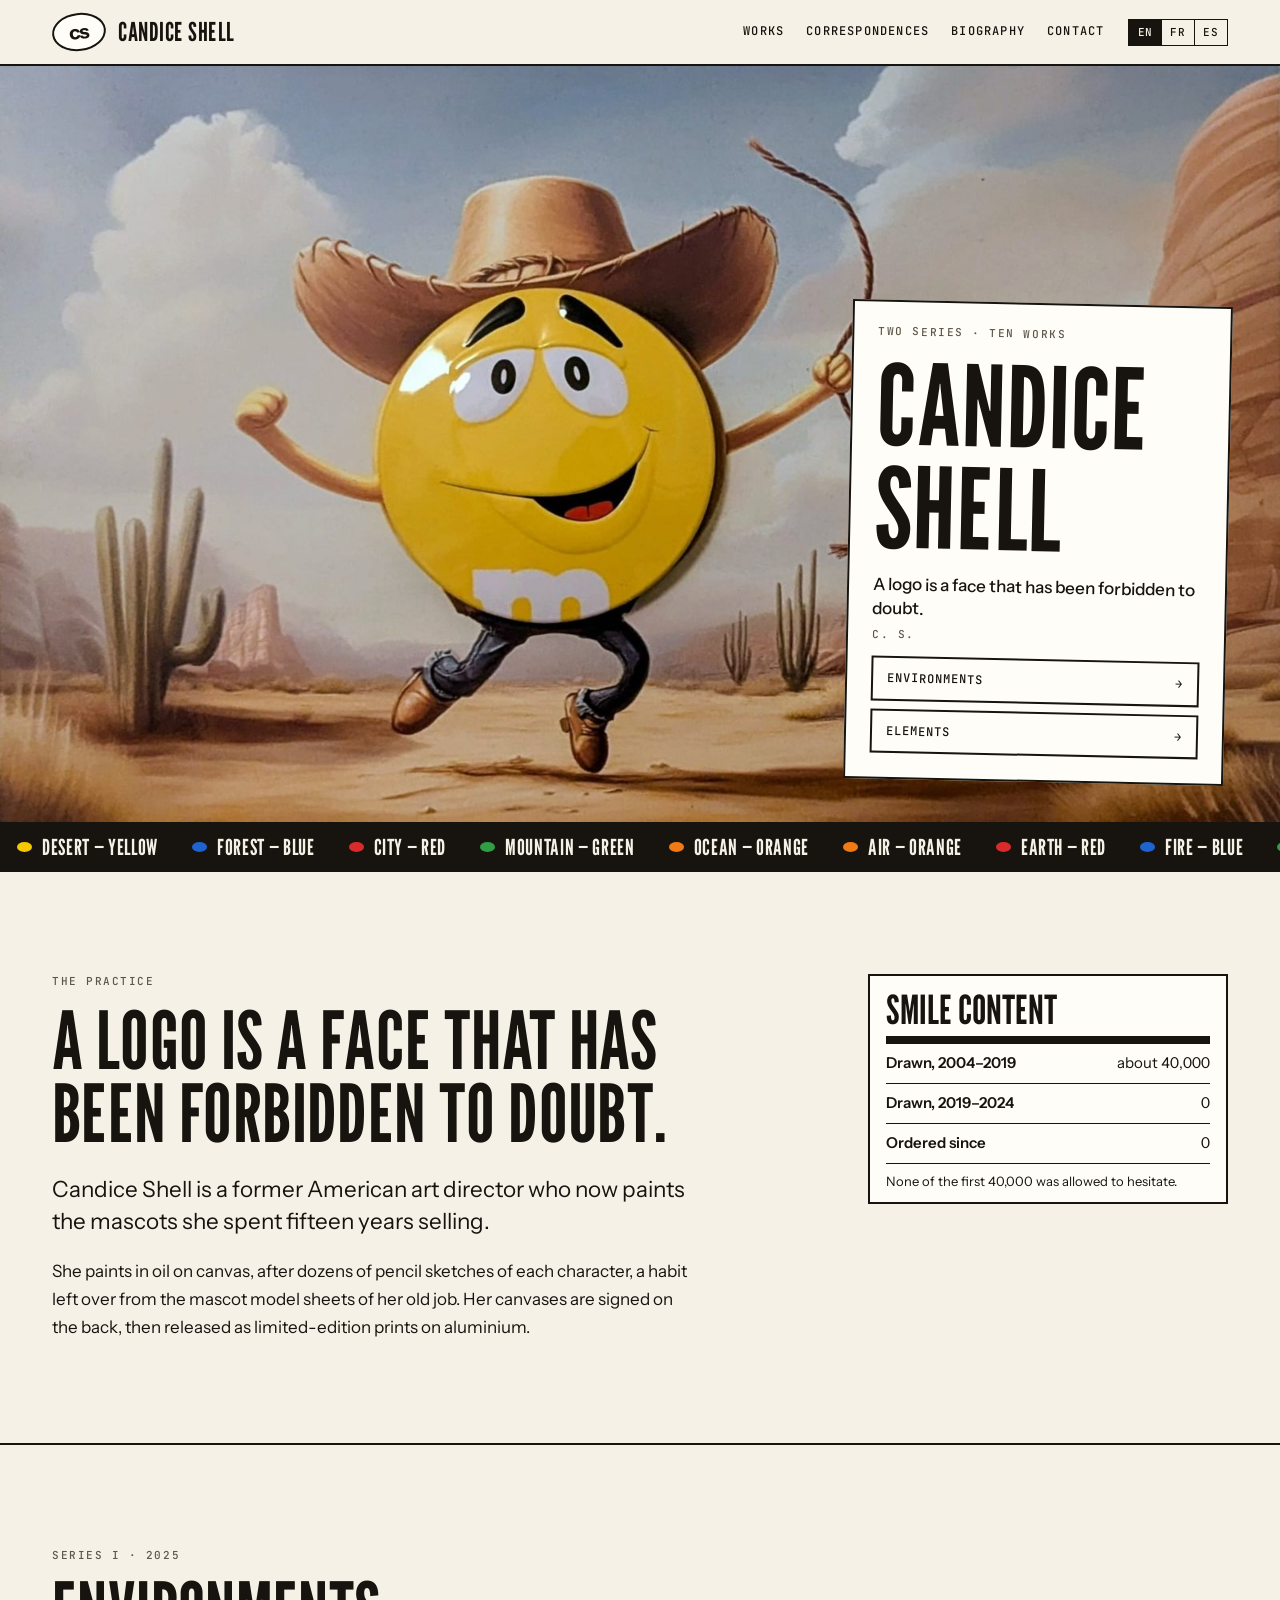
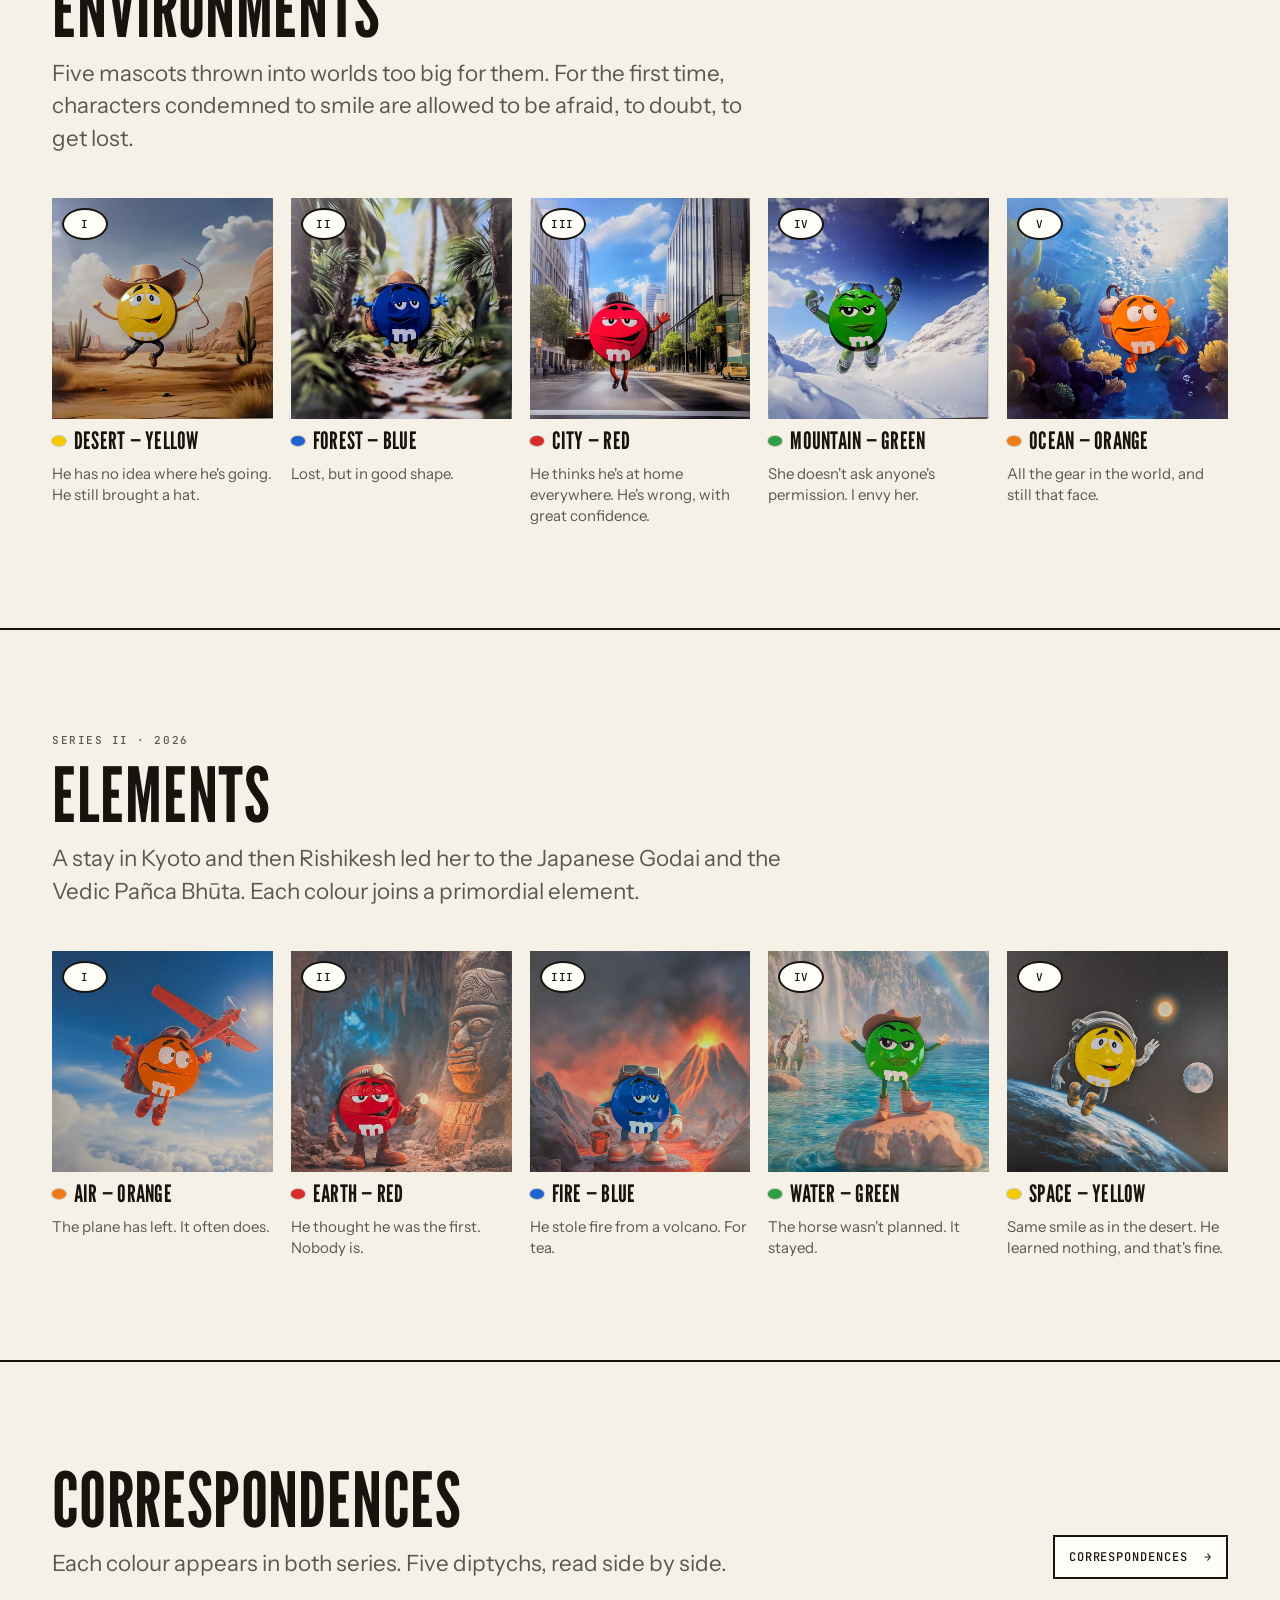
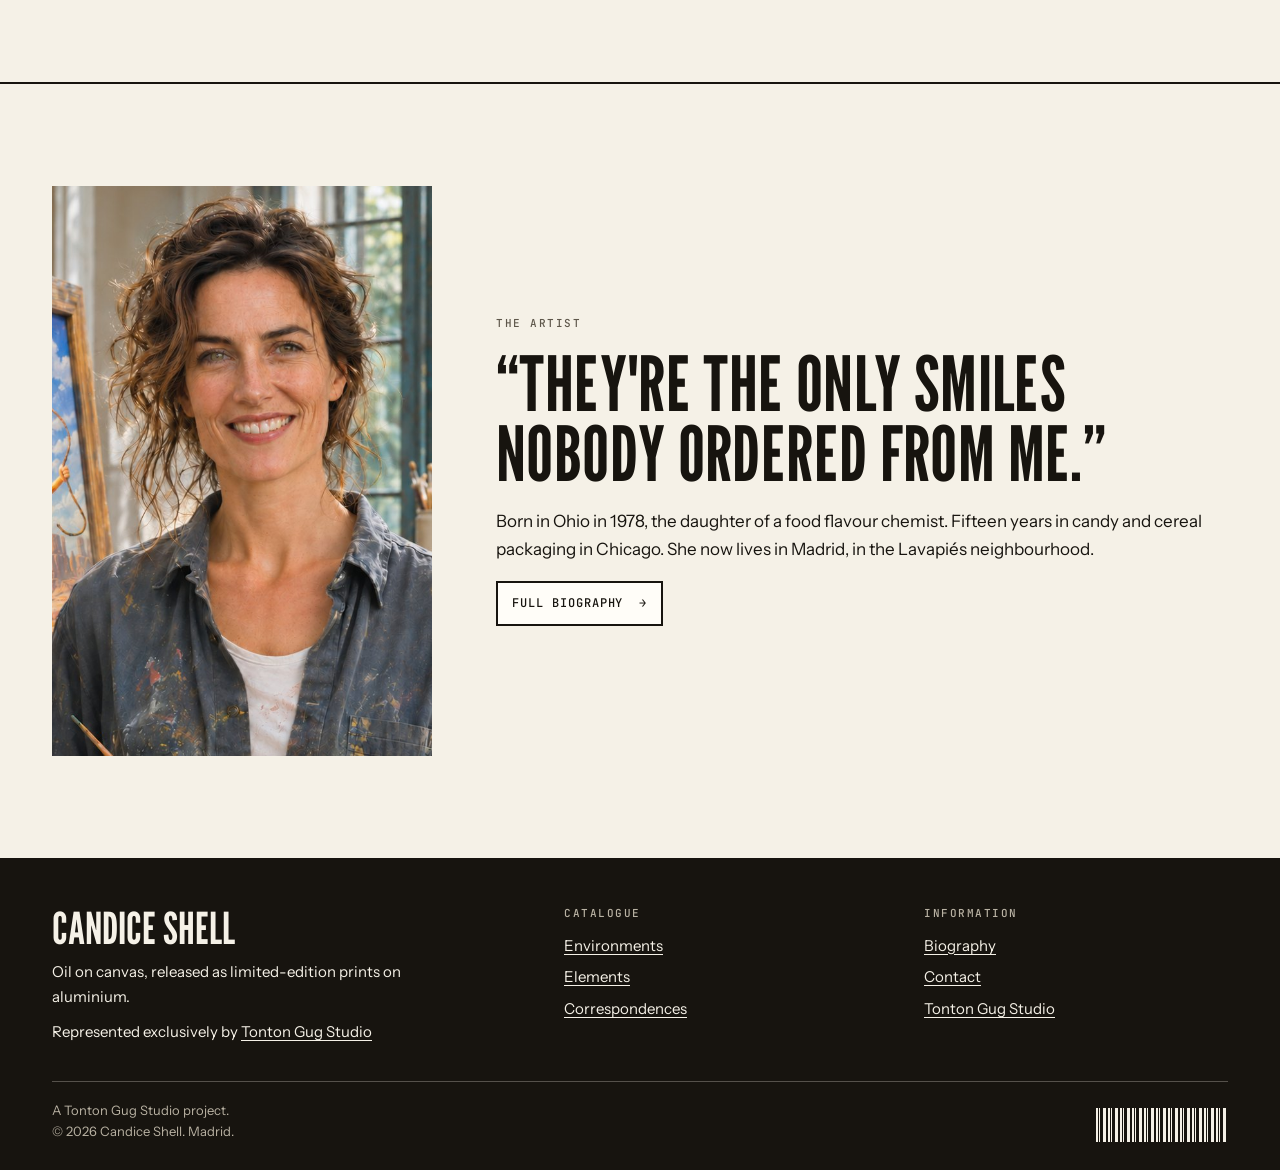
<file: index.html>
<!doctype html>
<html lang="en" data-title="site.name">
<head>
<meta charset="utf-8">
<meta name="viewport" content="width=device-width, initial-scale=1, viewport-fit=cover">
<meta name="claude:viewport-fit-sides" content="cover">
<title>Candice Shell</title>
<meta name="description" content="Candice Shell is a former American art director who now paints the mascots she spent fifteen years selling.">
<link rel="canonical" href="https://candice-shell.vercel.app/">
<meta property="og:type" content="website">
<meta property="og:url" content="https://candice-shell.vercel.app/">
<meta property="og:site_name" content="Candice Shell">
<meta property="og:title" content="Candice Shell">
<meta property="og:description" content="Candice Shell is a former American art director who now paints the mascots she spent fifteen years selling.">
<meta property="og:image" content="https://candice-shell.vercel.app/assets/works/desert.jpg">
<meta name="twitter:card" content="summary_large_image">
<link rel="icon" href="assets/favicon.svg" type="image/svg+xml">
<link rel="preconnect" href="https://fonts.googleapis.com">
<link rel="preconnect" href="https://fonts.gstatic.com" crossorigin>
<link rel="stylesheet" href="https://fonts.googleapis.com/css2?family=League+Gothic&family=Instrument+Sans:wght@400;500;600;700&family=Newsreader:ital,opsz,wght@1,6..72,400&family=JetBrains+Mono:wght@500&display=swap">
<link rel="stylesheet" href="site.css">
</head>
<body>
<header class="top"><div class="wrap top-in">
  <a class="brand" href="index.html"><span class="seal">cs</span><span class="brand-name">Candice Shell</span></a>
  <button class="menu-btn" type="button" aria-expanded="false" data-t="nav.menu">Menu</button>
  <nav class="nav" aria-label="Main">
    <a href="works.html" data-t="nav.works">Works</a>
    <a href="correspondences.html" data-t="nav.corr">Correspondences</a>
    <a href="biography.html" data-t="nav.bio">Biography</a>
    <a href="contact.html" data-t="nav.contact">Contact</a>
  </nav>
  <div class="langs" role="group" aria-label="Language">
    <button type="button" data-lang="en" aria-pressed="true">EN</button><button type="button" data-lang="fr" aria-pressed="false">FR</button><button type="button" data-lang="es" aria-pressed="false">ES</button>
  </div>
</div></header>
<main>
<section class="hero">
  <img class="hero-art" src="assets/works/desert.jpg" alt="Desert — Yellow" width="1600" height="1600">
  <div class="hero-label">
    <p class="label" data-t="home.kicker">Two series · ten works</p>
    <h1 class="display hero-name">Candice Shell</h1>
    <blockquote class="hero-quote" style="margin:0"><span id="hero-quote">I spent fifteen years drawing them a smile. The least I owed them was a fear.</span><footer>C. S.</footer></blockquote>
    <div class="hero-links">
      <a class="btn" href="#series-1"><span><span data-t="s1.name">Environments</span></span><span aria-hidden="true">→</span></a>
      <a class="btn" href="#series-2"><span><span data-t="s2.name">Elements</span></span><span aria-hidden="true">→</span></a>
    </div>
  </div>
</section>
<div class="strip" aria-hidden="true"><div class="strip-run"><div class="strip-set"><span style="--c:var(--yellow)"><i></i><b data-t="w.desert.t" style="font-weight:400">Desert — Yellow</b></span><span style="--c:var(--blue)"><i></i><b data-t="w.forest.t" style="font-weight:400">Forest — Blue</b></span><span style="--c:var(--red)"><i></i><b data-t="w.city.t" style="font-weight:400">City — Red</b></span><span style="--c:var(--green)"><i></i><b data-t="w.mountain.t" style="font-weight:400">Mountain — Green</b></span><span style="--c:var(--orange)"><i></i><b data-t="w.ocean.t" style="font-weight:400">Ocean — Orange</b></span><span style="--c:var(--orange)"><i></i><b data-t="w.air.t" style="font-weight:400">Air — Orange</b></span><span style="--c:var(--red)"><i></i><b data-t="w.earth.t" style="font-weight:400">Earth — Red</b></span><span style="--c:var(--blue)"><i></i><b data-t="w.fire.t" style="font-weight:400">Fire — Blue</b></span><span style="--c:var(--green)"><i></i><b data-t="w.water.t" style="font-weight:400">Water — Green</b></span><span style="--c:var(--yellow)"><i></i><b data-t="w.space.t" style="font-weight:400">Space — Yellow</b></span></div><div class="strip-set"><span style="--c:var(--yellow)"><i></i><b data-t="w.desert.t" style="font-weight:400">Desert — Yellow</b></span><span style="--c:var(--blue)"><i></i><b data-t="w.forest.t" style="font-weight:400">Forest — Blue</b></span><span style="--c:var(--red)"><i></i><b data-t="w.city.t" style="font-weight:400">City — Red</b></span><span style="--c:var(--green)"><i></i><b data-t="w.mountain.t" style="font-weight:400">Mountain — Green</b></span><span style="--c:var(--orange)"><i></i><b data-t="w.ocean.t" style="font-weight:400">Ocean — Orange</b></span><span style="--c:var(--orange)"><i></i><b data-t="w.air.t" style="font-weight:400">Air — Orange</b></span><span style="--c:var(--red)"><i></i><b data-t="w.earth.t" style="font-weight:400">Earth — Red</b></span><span style="--c:var(--blue)"><i></i><b data-t="w.fire.t" style="font-weight:400">Fire — Blue</b></span><span style="--c:var(--green)"><i></i><b data-t="w.water.t" style="font-weight:400">Water — Green</b></span><span style="--c:var(--yellow)"><i></i><b data-t="w.space.t" style="font-weight:400">Space — Yellow</b></span></div></div></div>
<section class="band"><div class="wrap statement">
  <div>
    <p class="label" data-t="home.practice">The practice</p>
    <blockquote class="display" style="margin-top:14px"><span data-t="q2">A logo is a face that has been forbidden to doubt.</span></blockquote>
    <div class="prose"><p class="lead" data-t="home.lead">Candice Shell is a former American art director who now paints the mascots she spent fifteen years selling.</p><p data-t="home.practice.text">She paints in oil on canvas, after dozens of pencil sketches of each character, a habit left over from the mascot model sheets of her old job. Her canvases are signed on the back, then released as limited-edition prints on aluminium.</p></div>
  </div>
  <aside class="panel">
    <p class="panel-title" data-t="panel.smile">Smile content</p>
    <dl>
      <div><dt data-t="panel.r1">Drawn, 2004–2019</dt><dd data-t="panel.r1v">about 40,000</dd></div>
      <div><dt data-t="panel.r2">Drawn, 2019–2024</dt><dd>0</dd></div>
      <div><dt data-t="panel.r3">Ordered since</dt><dd>0</dd></div>
    </dl>
    <p class="panel-note" data-t="panel.note">None of the first 40,000 was allowed to hesitate.</p>
  </aside>
</div></section>
<section class="band" id="series-1"><div class="wrap">
  <div class="head"><p class="label" data-t="s1.tag">Series I · 2025</p><h2 class="display h2" data-t="s1.name">Environments</h2><p class="lead" data-t="s1.text">Five mascots thrown into worlds too big for them. For the first time, characters condemned to smile are allowed to be afraid, to doubt, to get lost.</p></div>
  <div class="grid5"><a class="card" href="work-desert.html" style="--c:var(--yellow)">
  <div class="card-art"><img src="assets/works/desert-800.jpg" alt="Desert — Yellow" width="800" height="800" loading="lazy"><span class="num">I</span></div>
  <div class="card-title"><i class="pip"></i><span data-t="w.desert.t">Desert — Yellow</span></div>
  <p class="card-line" data-t="w.desert.cs">He has no idea where he's going. He still brought a hat.</p>
</a><a class="card" href="work-forest.html" style="--c:var(--blue)">
  <div class="card-art"><img src="assets/works/forest-800.jpg" alt="Forest — Blue" width="800" height="800" loading="lazy"><span class="num">II</span></div>
  <div class="card-title"><i class="pip"></i><span data-t="w.forest.t">Forest — Blue</span></div>
  <p class="card-line" data-t="w.forest.cs">Lost, but in good shape.</p>
</a><a class="card" href="work-city.html" style="--c:var(--red)">
  <div class="card-art"><img src="assets/works/city-800.jpg" alt="City — Red" width="800" height="800" loading="lazy"><span class="num">III</span></div>
  <div class="card-title"><i class="pip"></i><span data-t="w.city.t">City — Red</span></div>
  <p class="card-line" data-t="w.city.cs">He thinks he's at home everywhere. He's wrong, with great confidence.</p>
</a><a class="card" href="work-mountain.html" style="--c:var(--green)">
  <div class="card-art"><img src="assets/works/mountain-800.jpg" alt="Mountain — Green" width="800" height="800" loading="lazy"><span class="num">IV</span></div>
  <div class="card-title"><i class="pip"></i><span data-t="w.mountain.t">Mountain — Green</span></div>
  <p class="card-line" data-t="w.mountain.cs">She doesn't ask anyone's permission. I envy her.</p>
</a><a class="card" href="work-ocean.html" style="--c:var(--orange)">
  <div class="card-art"><img src="assets/works/ocean-800.jpg" alt="Ocean — Orange" width="800" height="800" loading="lazy"><span class="num">V</span></div>
  <div class="card-title"><i class="pip"></i><span data-t="w.ocean.t">Ocean — Orange</span></div>
  <p class="card-line" data-t="w.ocean.cs">All the gear in the world, and still that face.</p>
</a></div>
</div></section>
<section class="band" id="series-2"><div class="wrap">
  <div class="head"><p class="label" data-t="s2.tag">Series II · 2026</p><h2 class="display h2" data-t="s2.name">Elements</h2><p class="lead" data-t="s2.text">A stay in Kyoto and then Rishikesh led her to the Japanese Godai and the Vedic Pañca Bhūta. Each colour joins a primordial element.</p></div>
  <div class="grid5"><a class="card" href="work-air.html" style="--c:var(--orange)">
  <div class="card-art"><img src="assets/works/air-800.jpg" alt="Air — Orange" width="800" height="800" loading="lazy"><span class="num">I</span></div>
  <div class="card-title"><i class="pip"></i><span data-t="w.air.t">Air — Orange</span></div>
  <p class="card-line" data-t="w.air.cs">The plane has left. It often does.</p>
</a><a class="card" href="work-earth.html" style="--c:var(--red)">
  <div class="card-art"><img src="assets/works/earth-800.jpg" alt="Earth — Red" width="800" height="800" loading="lazy"><span class="num">II</span></div>
  <div class="card-title"><i class="pip"></i><span data-t="w.earth.t">Earth — Red</span></div>
  <p class="card-line" data-t="w.earth.cs">He thought he was the first. Nobody is.</p>
</a><a class="card" href="work-fire.html" style="--c:var(--blue)">
  <div class="card-art"><img src="assets/works/fire-800.jpg" alt="Fire — Blue" width="800" height="800" loading="lazy"><span class="num">III</span></div>
  <div class="card-title"><i class="pip"></i><span data-t="w.fire.t">Fire — Blue</span></div>
  <p class="card-line" data-t="w.fire.cs">He stole fire from a volcano. For tea.</p>
</a><a class="card" href="work-water.html" style="--c:var(--green)">
  <div class="card-art"><img src="assets/works/water-800.jpg" alt="Water — Green" width="800" height="800" loading="lazy"><span class="num">IV</span></div>
  <div class="card-title"><i class="pip"></i><span data-t="w.water.t">Water — Green</span></div>
  <p class="card-line" data-t="w.water.cs">The horse wasn't planned. It stayed.</p>
</a><a class="card" href="work-space.html" style="--c:var(--yellow)">
  <div class="card-art"><img src="assets/works/space-800.jpg" alt="Space — Yellow" width="800" height="800" loading="lazy"><span class="num">V</span></div>
  <div class="card-title"><i class="pip"></i><span data-t="w.space.t">Space — Yellow</span></div>
  <p class="card-line" data-t="w.space.cs">Same smile as in the desert. He learned nothing, and that's fine.</p>
</a></div>
</div></section>
<section class="band"><div class="wrap head-row">
  <div class="head" style="margin:0"><h2 class="display h2" data-t="nav.corr">Correspondences</h2><p class="lead" data-t="home.corr">Each colour appears in both series. Five diptychs, read side by side.</p></div>
  <a class="btn btn-inline" href="correspondences.html"><span><span data-t="nav.corr">Correspondences</span></span><span aria-hidden="true">→</span></a>
</div></section>
<section class="band"><div class="wrap artist">
  <img src="assets/portrait.jpg" alt="Candice Shell" width="590" height="885" loading="lazy">
  <div class="artist-text">
    <p class="label" data-t="home.artist">The artist</p>
    <p class="display h2" data-t="home.artist.q">“They're the only smiles nobody ordered from me.”</p>
    <p data-t="home.artist.text">Born in Ohio in 1978, the daughter of a food flavour chemist. Fifteen years in candy and cereal packaging in Chicago. She now lives in Madrid, in the Lavapiés neighbourhood.</p>
    <a class="btn btn-inline" href="biography.html"><span><span data-t="home.artist.cta">Full biography</span></span><span aria-hidden="true">→</span></a>
  </div>
</div></section>
</main>
<footer class="foot"><div class="wrap">
  <div class="foot-grid">
    <div>
      <div class="foot-name">Candice Shell</div>
      <p class="foot-rep" data-t="foot.line">Oil on canvas, released as limited-edition prints on aluminium.</p>
      <p class="foot-rep"><span data-t="foot.rep">Represented exclusively by</span> <a href="https://tonton-gug-studio.vercel.app/arts.html">Tonton Gug Studio</a></p>
    </div>
    <div><p class="label" data-t="foot.cat">Catalogue</p><ul><li><a href="works.html#series-1"><span data-t="s1.name">Environments</span></a></li><li><a href="works.html#series-2"><span data-t="s2.name">Elements</span></a></li><li><a href="correspondences.html"><span data-t="nav.corr">Correspondences</span></a></li></ul></div>
    <div><p class="label" data-t="foot.info">Information</p><ul><li><a href="biography.html"><span data-t="nav.bio">Biography</span></a></li><li><a href="contact.html"><span data-t="nav.contact">Contact</span></a></li><li><a href="https://tonton-gug-studio.vercel.app">Tonton Gug Studio</a></li></ul></div>
  </div>
  <div class="foot-base">
    <div><p data-t="foot.fiction">A Tonton Gug Studio project.</p><p data-t="foot.rights">© 2026 Candice Shell. Madrid.</p></div>
    <div class="barcode" aria-hidden="true"></div>
  </div>
</div></footer>

<script src="i18n.js"></script>
<script src="site.js"></script>
</body>
</html>
</file>
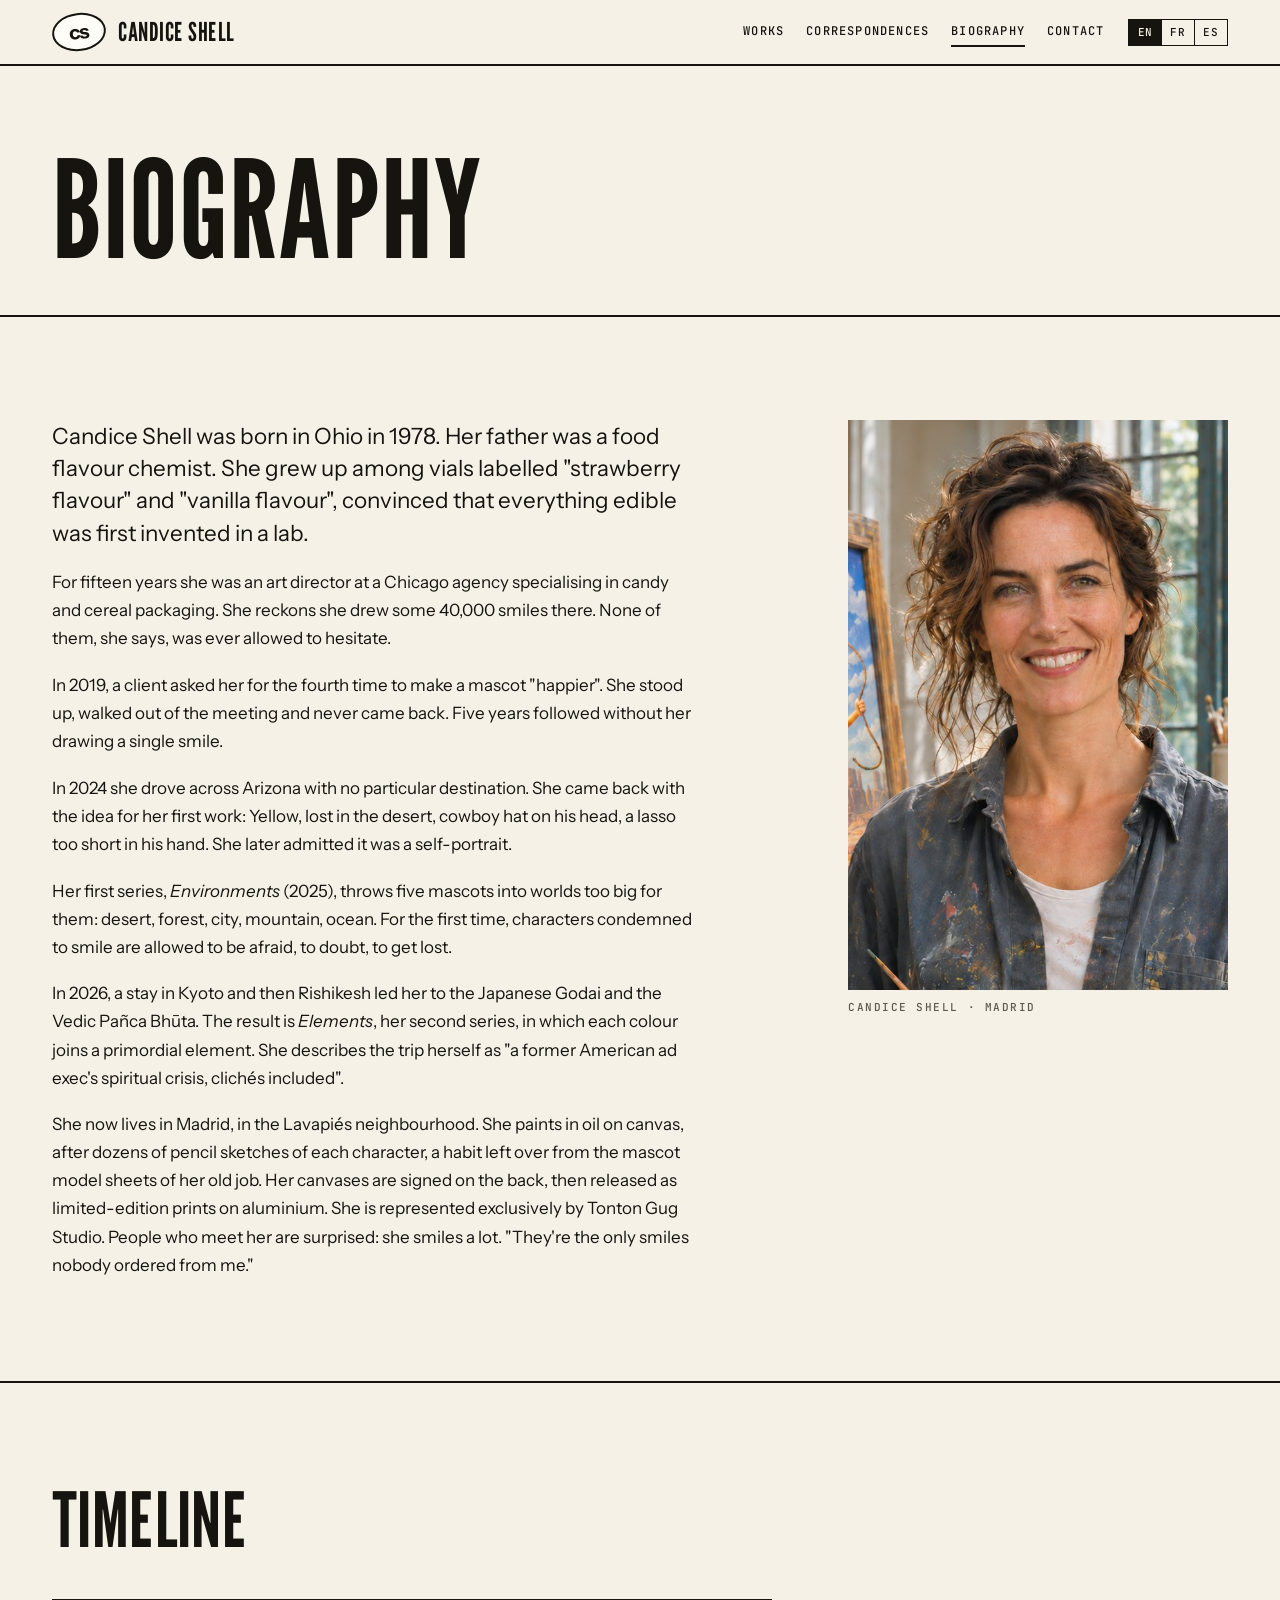
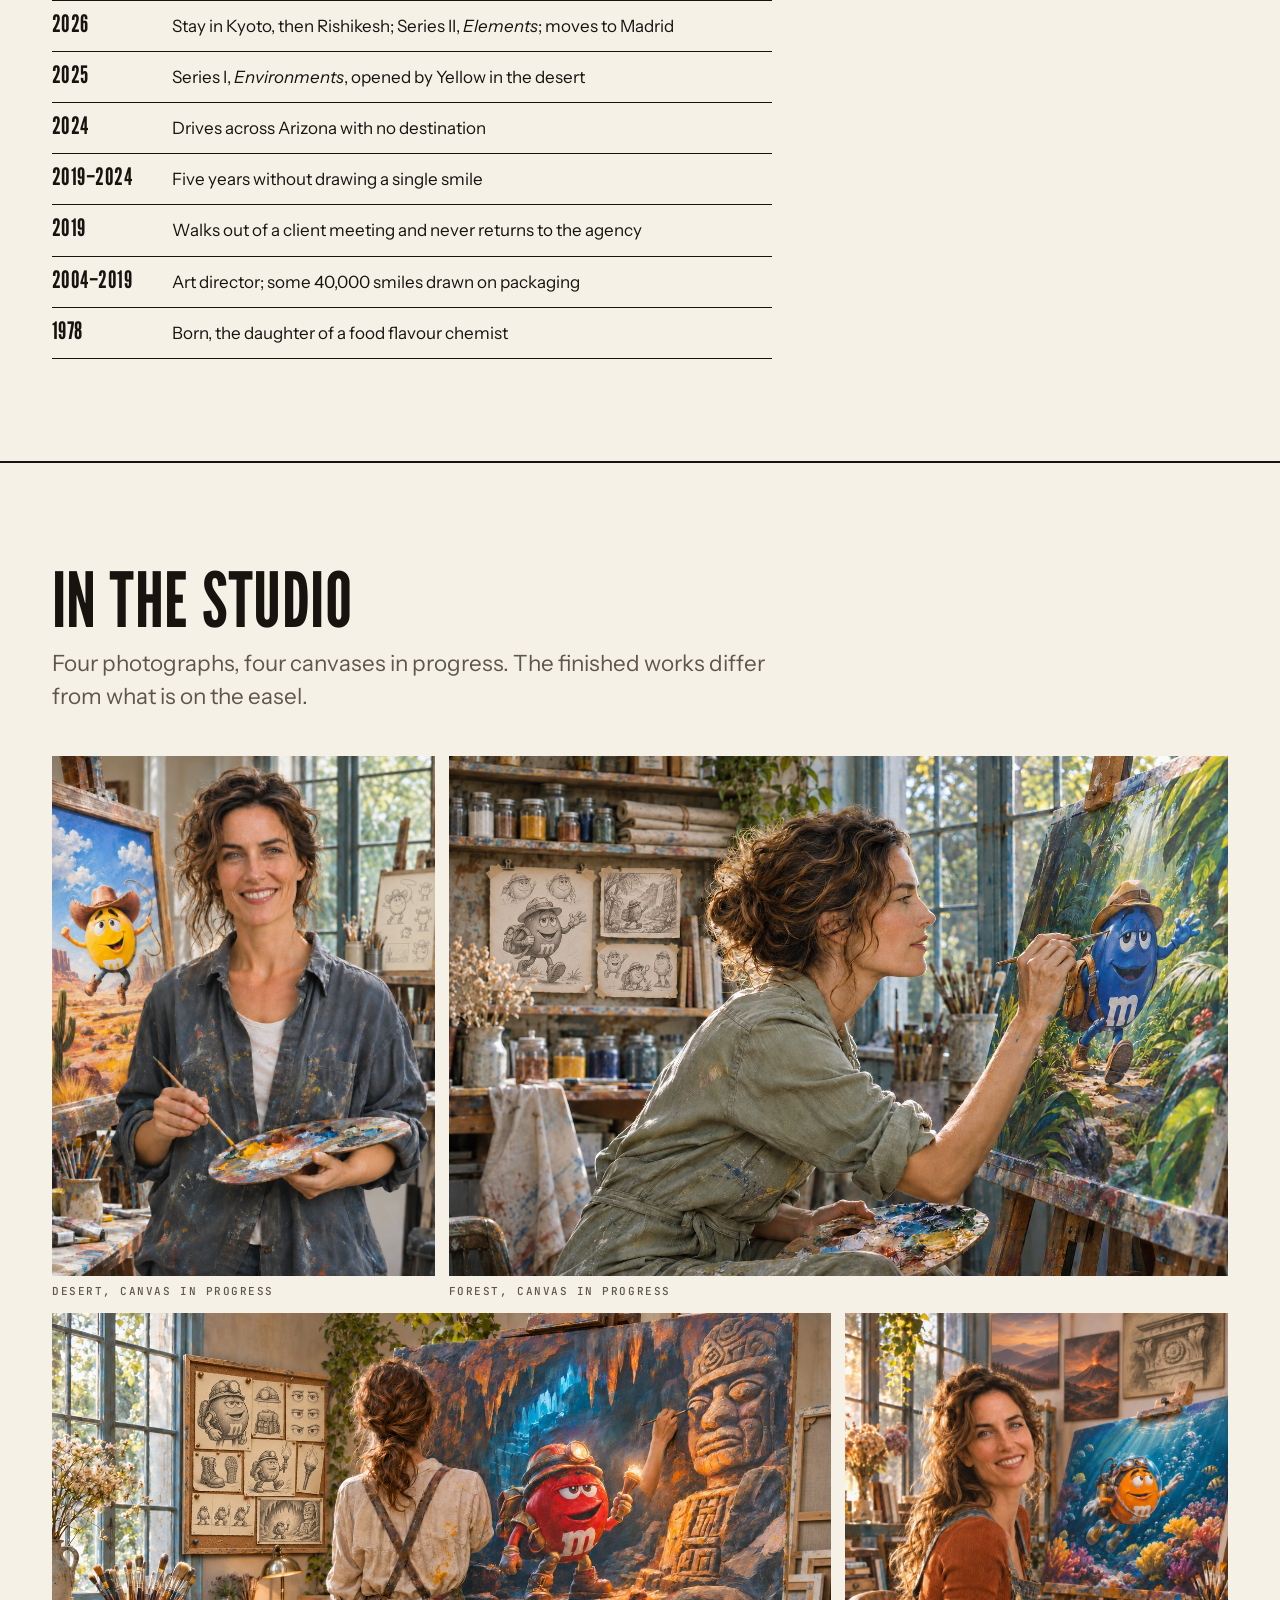
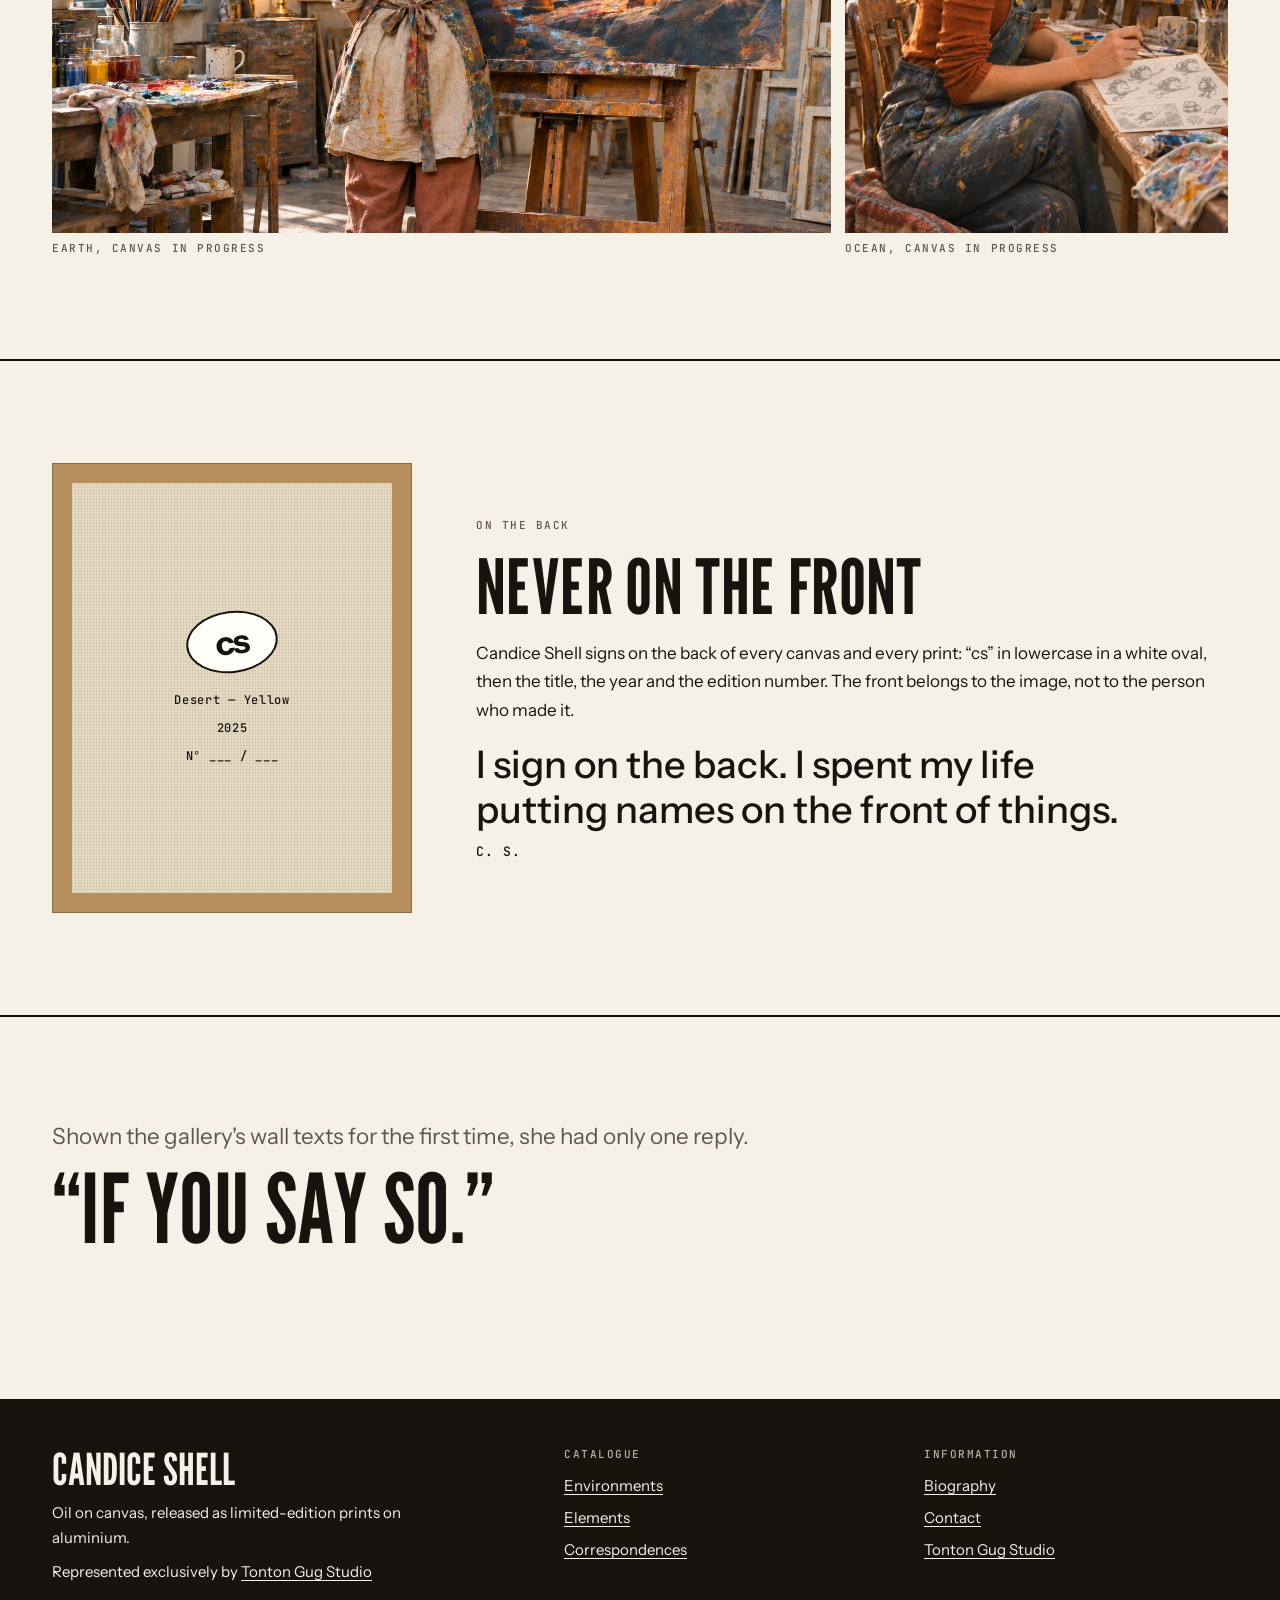
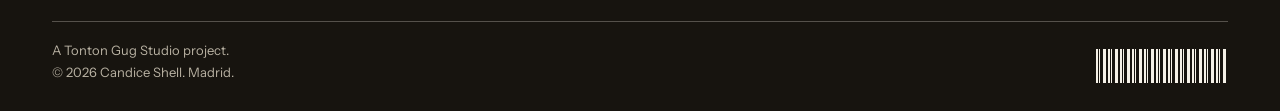
<file: biography.html>
<!doctype html>
<html lang="en" data-title="nav.bio">
<head>
<meta charset="utf-8">
<meta name="viewport" content="width=device-width, initial-scale=1, viewport-fit=cover">
<meta name="claude:viewport-fit-sides" content="cover">
<title>Biography · Candice Shell</title>
<meta name="description" content="Born in Ohio in 1978, the daughter of a food flavour chemist. Fifteen years in candy and cereal packaging in Chicago. She now lives in Madrid, in the Lavapiés neighbourhood.">
<link rel="canonical" href="https://candice-shell.vercel.app/biography.html">
<meta property="og:type" content="website">
<meta property="og:url" content="https://candice-shell.vercel.app/biography.html">
<meta property="og:site_name" content="Candice Shell">
<meta property="og:title" content="Biography · Candice Shell">
<meta property="og:description" content="Born in Ohio in 1978, the daughter of a food flavour chemist. Fifteen years in candy and cereal packaging in Chicago. She now lives in Madrid, in the Lavapiés neighbourhood.">
<meta property="og:image" content="https://candice-shell.vercel.app/assets/portrait.jpg">
<meta name="twitter:card" content="summary_large_image">
<link rel="icon" href="assets/favicon.svg" type="image/svg+xml">
<link rel="preconnect" href="https://fonts.googleapis.com">
<link rel="preconnect" href="https://fonts.gstatic.com" crossorigin>
<link rel="stylesheet" href="https://fonts.googleapis.com/css2?family=League+Gothic&family=Instrument+Sans:wght@400;500;600;700&family=Newsreader:ital,opsz,wght@1,6..72,400&family=JetBrains+Mono:wght@500&display=swap">
<link rel="stylesheet" href="site.css">
</head>
<body>
<header class="top"><div class="wrap top-in">
  <a class="brand" href="index.html"><span class="seal">cs</span><span class="brand-name">Candice Shell</span></a>
  <button class="menu-btn" type="button" aria-expanded="false" data-t="nav.menu">Menu</button>
  <nav class="nav" aria-label="Main">
    <a href="works.html" data-t="nav.works">Works</a>
    <a href="correspondences.html" data-t="nav.corr">Correspondences</a>
    <a href="biography.html" aria-current="page" data-t="nav.bio">Biography</a>
    <a href="contact.html" data-t="nav.contact">Contact</a>
  </nav>
  <div class="langs" role="group" aria-label="Language">
    <button type="button" data-lang="en" aria-pressed="true">EN</button><button type="button" data-lang="fr" aria-pressed="false">FR</button><button type="button" data-lang="es" aria-pressed="false">ES</button>
  </div>
</div></header>
<main>
<section class="pagehead"><div class="wrap"><h1 class="display h1" data-t="nav.bio">Biography</h1></div></section>
<section class="band"><div class="wrap bio-head">
  <div class="prose"><p class="lead" data-t="bio.p1">Candice Shell was born in Ohio in 1978. Her father was a food flavour chemist. She grew up among vials labelled "strawberry flavour" and "vanilla flavour", convinced that everything edible was first invented in a lab.</p><p data-t="bio.p2">For fifteen years she was an art director at a Chicago agency specialising in candy and cereal packaging. She reckons she drew some 40,000 smiles there. None of them, she says, was ever allowed to hesitate.</p><p data-t="bio.p3">In 2019, a client asked her for the fourth time to make a mascot "happier". She stood up, walked out of the meeting and never came back. Five years followed without her drawing a single smile.</p><p data-t="bio.p4">In 2024 she drove across Arizona with no particular destination. She came back with the idea for her first work: Yellow, lost in the desert, cowboy hat on his head, a lasso too short in his hand. She later admitted it was a self-portrait.</p><p data-t="bio.p5">Her first series, <i>Environments</i> (2025), throws five mascots into worlds too big for them: desert, forest, city, mountain, ocean. For the first time, characters condemned to smile are allowed to be afraid, to doubt, to get lost.</p><p data-t="bio.p6">In 2026, a stay in Kyoto and then Rishikesh led her to the Japanese Godai and the Vedic Pañca Bhūta. The result is <i>Elements</i>, her second series, in which each colour joins a primordial element. She describes the trip herself as "a former American ad exec's spiritual crisis, clichés included".</p><p data-t="bio.p7">She now lives in Madrid, in the Lavapiés neighbourhood. She paints in oil on canvas, after dozens of pencil sketches of each character, a habit left over from the mascot model sheets of her old job. Her canvases are signed on the back, then released as limited-edition prints on aluminium. She is represented exclusively by Tonton Gug Studio. People who meet her are surprised: she smiles a lot. "They're the only smiles nobody ordered from me."</p></div>
  <figure class="bio-side"><img src="assets/portrait.jpg" alt="Candice Shell" width="590" height="885"><figcaption class="label">Candice Shell · Madrid</figcaption></figure>
</div></section>
<section class="band"><div class="wrap"><div class="narrow">
  <div class="head"><h2 class="display h2" data-t="bio.timeline">Timeline</h2></div>
  <ol class="timeline"><li><b>2026</b><span data-t="tl.1">Stay in Kyoto, then Rishikesh; Series II, <i>Elements</i>; moves to Madrid</span></li><li><b>2025</b><span data-t="tl.2">Series I, <i>Environments</i>, opened by Yellow in the desert</span></li><li><b>2024</b><span data-t="tl.3">Drives across Arizona with no destination</span></li><li><b>2019–2024</b><span data-t="tl.4">Five years without drawing a single smile</span></li><li><b>2019</b><span data-t="tl.5">Walks out of a client meeting and never returns to the agency</span></li><li><b>2004–2019</b><span data-t="tl.6">Art director; some 40,000 smiles drawn on packaging</span></li><li><b>1978</b><span data-t="tl.7">Born, the daughter of a food flavour chemist</span></li></ol>
</div></div></section>
<section class="band"><div class="wrap">
  <div class="head"><h2 class="display h2" data-t="bio.studio">In the studio</h2><p class="lead" data-t="bio.studio.note">Four photographs, four canvases in progress. The finished works differ from what is on the easel.</p></div>
  <div class="gallery4"><figure><button type="button" data-lb="assets/studio/desert.jpg" data-cap="bio.cap.desert"><img src="assets/studio/desert.jpg" alt="Desert, canvas in progress" loading="lazy"></button><figcaption class="label" data-t="bio.cap.desert">Desert, canvas in progress</figcaption></figure><figure><button type="button" data-lb="assets/studio/forest.jpg" data-cap="bio.cap.forest"><img src="assets/studio/forest.jpg" alt="Forest, canvas in progress" loading="lazy"></button><figcaption class="label" data-t="bio.cap.forest">Forest, canvas in progress</figcaption></figure><figure><button type="button" data-lb="assets/studio/earth.jpg" data-cap="bio.cap.earth"><img src="assets/studio/earth.jpg" alt="Earth, canvas in progress" loading="lazy"></button><figcaption class="label" data-t="bio.cap.earth">Earth, canvas in progress</figcaption></figure><figure><button type="button" data-lb="assets/studio/ocean.jpg" data-cap="bio.cap.ocean"><img src="assets/studio/ocean.jpg" alt="Ocean, canvas in progress" loading="lazy"></button><figcaption class="label" data-t="bio.cap.ocean">Ocean, canvas in progress</figcaption></figure></div>
</div></section>
<section class="band"><div class="wrap back-grid">
  <div class="canvas-back" role="img" aria-label="Back of a canvas: cs in a white oval, title, year, edition number">
    <span class="seal">cs</span>
    <p data-t="bio.back.title">Desert — Yellow</p>
    <p>2025</p>
    <p>N° ___ / ___</p>
  </div>
  <div class="artist-text">
    <p class="label" data-t="bio.back">On the back</p>
    <h2 class="display h2" data-t="bio.back.h">Never on the front</h2>
    <p data-t="bio.back.p">Candice Shell signs on the back of every canvas and every print: “cs” in lowercase in a white oval, then the title, the year and the edition number. The front belongs to the image, not to the person who made it.</p>
    <blockquote class="candice-voice cs-quote" style="margin:0"><span data-t="q4">I sign on the back. I spent my life putting names on the front of things.</span><p class="cs-sign" style="margin-top:12px">C. S.</p></blockquote>
  </div>
</div></section>
<section class="band"><div class="wrap head">
  <p class="lead" data-t="bio.anecdote">Shown the gallery's wall texts for the first time, she had only one reply.</p>
  <p class="display if-you" data-t="bio.anecdote.q">“If you say so.”</p>
</div></section>
</main>
<footer class="foot"><div class="wrap">
  <div class="foot-grid">
    <div>
      <div class="foot-name">Candice Shell</div>
      <p class="foot-rep" data-t="foot.line">Oil on canvas, released as limited-edition prints on aluminium.</p>
      <p class="foot-rep"><span data-t="foot.rep">Represented exclusively by</span> <a href="https://tonton-gug-studio.vercel.app/arts.html">Tonton Gug Studio</a></p>
    </div>
    <div><p class="label" data-t="foot.cat">Catalogue</p><ul><li><a href="works.html#series-1"><span data-t="s1.name">Environments</span></a></li><li><a href="works.html#series-2"><span data-t="s2.name">Elements</span></a></li><li><a href="correspondences.html"><span data-t="nav.corr">Correspondences</span></a></li></ul></div>
    <div><p class="label" data-t="foot.info">Information</p><ul><li><a href="biography.html"><span data-t="nav.bio">Biography</span></a></li><li><a href="contact.html"><span data-t="nav.contact">Contact</span></a></li><li><a href="https://tonton-gug-studio.vercel.app">Tonton Gug Studio</a></li></ul></div>
  </div>
  <div class="foot-base">
    <div><p data-t="foot.fiction">A Tonton Gug Studio project.</p><p data-t="foot.rights">© 2026 Candice Shell. Madrid.</p></div>
    <div class="barcode" aria-hidden="true"></div>
  </div>
</div></footer>
<div class="lb" id="lb" hidden role="dialog" aria-modal="true"><button class="lb-close" type="button" data-t="ui.close">Close</button><img alt=""><p class="lb-cap"></p></div>
<script src="i18n.js"></script>
<script src="site.js"></script>
</body>
</html>
</file>
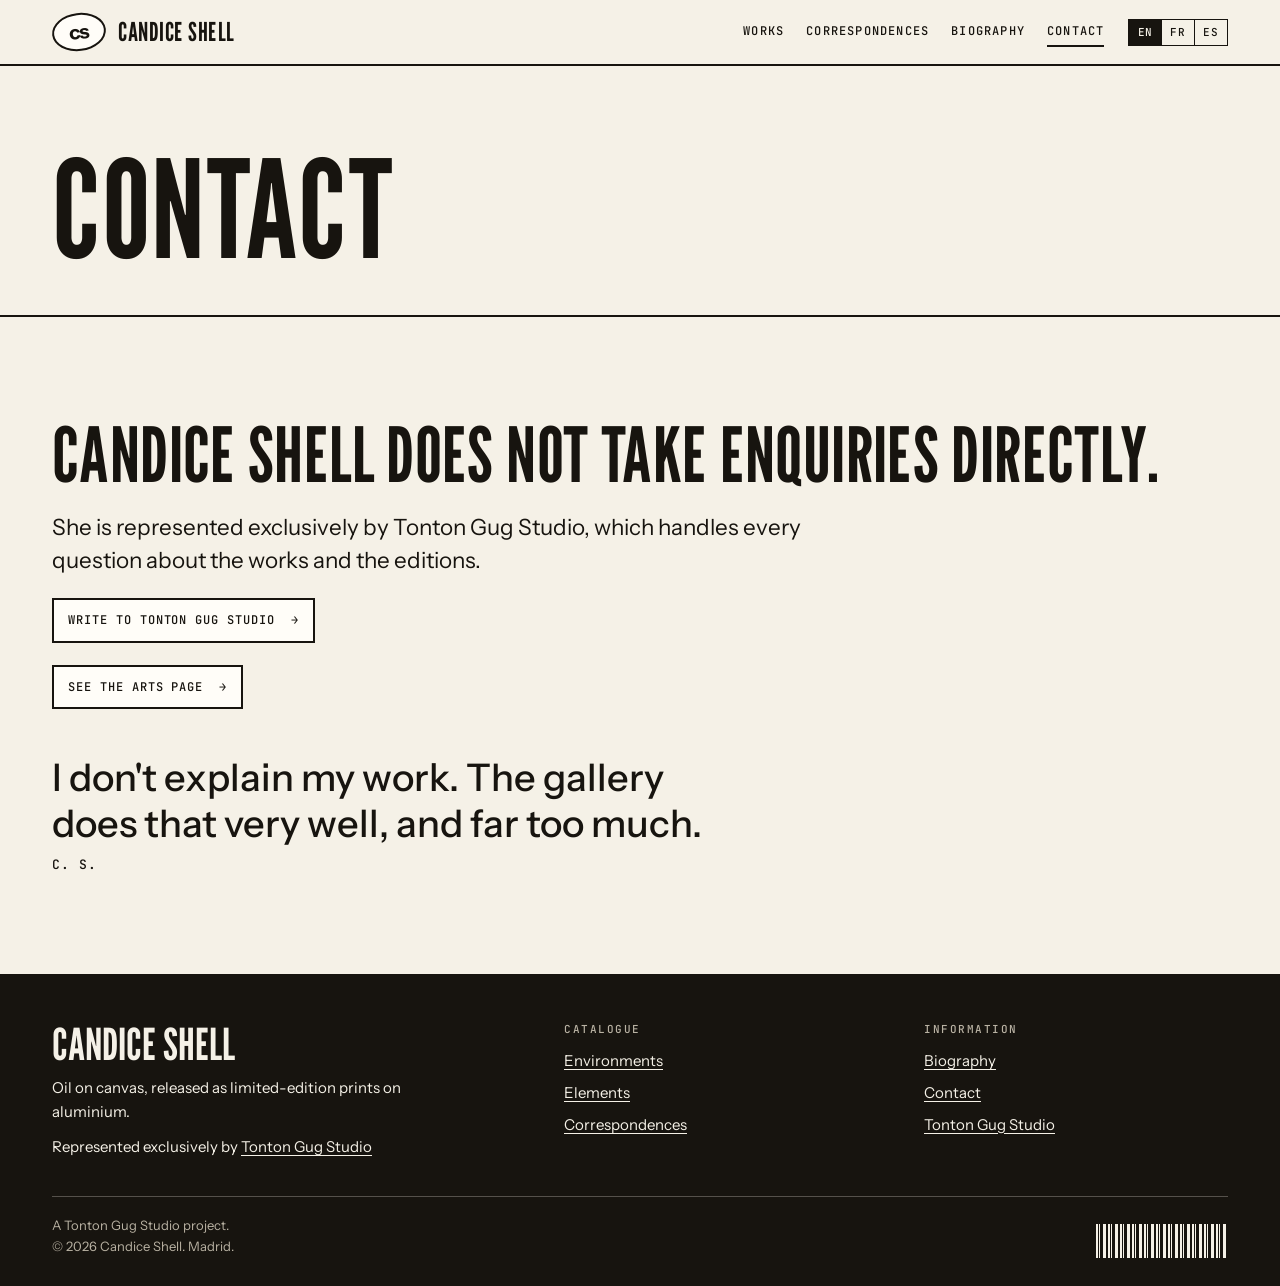
<file: contact.html>
<!doctype html>
<html lang="en" data-title="nav.contact">
<head>
<meta charset="utf-8">
<meta name="viewport" content="width=device-width, initial-scale=1, viewport-fit=cover">
<meta name="claude:viewport-fit-sides" content="cover">
<title>Contact · Candice Shell</title>
<meta name="description" content="She is represented exclusively by Tonton Gug Studio, which handles every question about the works and the editions.">
<link rel="canonical" href="https://candice-shell.vercel.app/contact.html">
<meta property="og:type" content="website">
<meta property="og:url" content="https://candice-shell.vercel.app/contact.html">
<meta property="og:site_name" content="Candice Shell">
<meta property="og:title" content="Contact · Candice Shell">
<meta property="og:description" content="She is represented exclusively by Tonton Gug Studio, which handles every question about the works and the editions.">
<meta property="og:image" content="https://candice-shell.vercel.app/assets/works/desert.jpg">
<meta name="twitter:card" content="summary_large_image">
<link rel="icon" href="assets/favicon.svg" type="image/svg+xml">
<link rel="preconnect" href="https://fonts.googleapis.com">
<link rel="preconnect" href="https://fonts.gstatic.com" crossorigin>
<link rel="stylesheet" href="https://fonts.googleapis.com/css2?family=League+Gothic&family=Instrument+Sans:wght@400;500;600;700&family=Newsreader:ital,opsz,wght@1,6..72,400&family=JetBrains+Mono:wght@500&display=swap">
<link rel="stylesheet" href="site.css">
</head>
<body>
<header class="top"><div class="wrap top-in">
  <a class="brand" href="index.html"><span class="seal">cs</span><span class="brand-name">Candice Shell</span></a>
  <button class="menu-btn" type="button" aria-expanded="false" data-t="nav.menu">Menu</button>
  <nav class="nav" aria-label="Main">
    <a href="works.html" data-t="nav.works">Works</a>
    <a href="correspondences.html" data-t="nav.corr">Correspondences</a>
    <a href="biography.html" data-t="nav.bio">Biography</a>
    <a href="contact.html" aria-current="page" data-t="nav.contact">Contact</a>
  </nav>
  <div class="langs" role="group" aria-label="Language">
    <button type="button" data-lang="en" aria-pressed="true">EN</button><button type="button" data-lang="fr" aria-pressed="false">FR</button><button type="button" data-lang="es" aria-pressed="false">ES</button>
  </div>
</div></header>
<main>
<section class="pagehead"><div class="wrap"><h1 class="display h1" data-t="nav.contact">Contact</h1></div></section>
<section class="band"><div class="wrap contact-box">
  <h2 class="display h2" data-t="contact.h">Candice Shell does not take enquiries directly.</h2>
  <p class="lead" data-t="contact.p">She is represented exclusively by Tonton Gug Studio, which handles every question about the works and the editions.</p>
  <a class="btn btn-inline" href="https://tonton-gug-studio.vercel.app/index.html#contact"><span><span data-t="contact.cta">Write to Tonton Gug Studio</span></span><span aria-hidden="true">→</span></a>
  <a class="btn btn-inline" href="https://tonton-gug-studio.vercel.app/arts.html"><span><span data-t="contact.cta2">See the Arts page</span></span><span aria-hidden="true">→</span></a>
  <blockquote class="candice-voice cs-quote" style="margin:24px 0 0;max-width:24em"><span data-t="q7">I don't explain my work. The gallery does that very well, and far too much.</span><p class="cs-sign" style="margin-top:12px">C. S.</p></blockquote>
</div></section>
</main>
<footer class="foot"><div class="wrap">
  <div class="foot-grid">
    <div>
      <div class="foot-name">Candice Shell</div>
      <p class="foot-rep" data-t="foot.line">Oil on canvas, released as limited-edition prints on aluminium.</p>
      <p class="foot-rep"><span data-t="foot.rep">Represented exclusively by</span> <a href="https://tonton-gug-studio.vercel.app/arts.html">Tonton Gug Studio</a></p>
    </div>
    <div><p class="label" data-t="foot.cat">Catalogue</p><ul><li><a href="works.html#series-1"><span data-t="s1.name">Environments</span></a></li><li><a href="works.html#series-2"><span data-t="s2.name">Elements</span></a></li><li><a href="correspondences.html"><span data-t="nav.corr">Correspondences</span></a></li></ul></div>
    <div><p class="label" data-t="foot.info">Information</p><ul><li><a href="biography.html"><span data-t="nav.bio">Biography</span></a></li><li><a href="contact.html"><span data-t="nav.contact">Contact</span></a></li><li><a href="https://tonton-gug-studio.vercel.app">Tonton Gug Studio</a></li></ul></div>
  </div>
  <div class="foot-base">
    <div><p data-t="foot.fiction">A Tonton Gug Studio project.</p><p data-t="foot.rights">© 2026 Candice Shell. Madrid.</p></div>
    <div class="barcode" aria-hidden="true"></div>
  </div>
</div></footer>

<script src="i18n.js"></script>
<script src="site.js"></script>
</body>
</html>
</file>
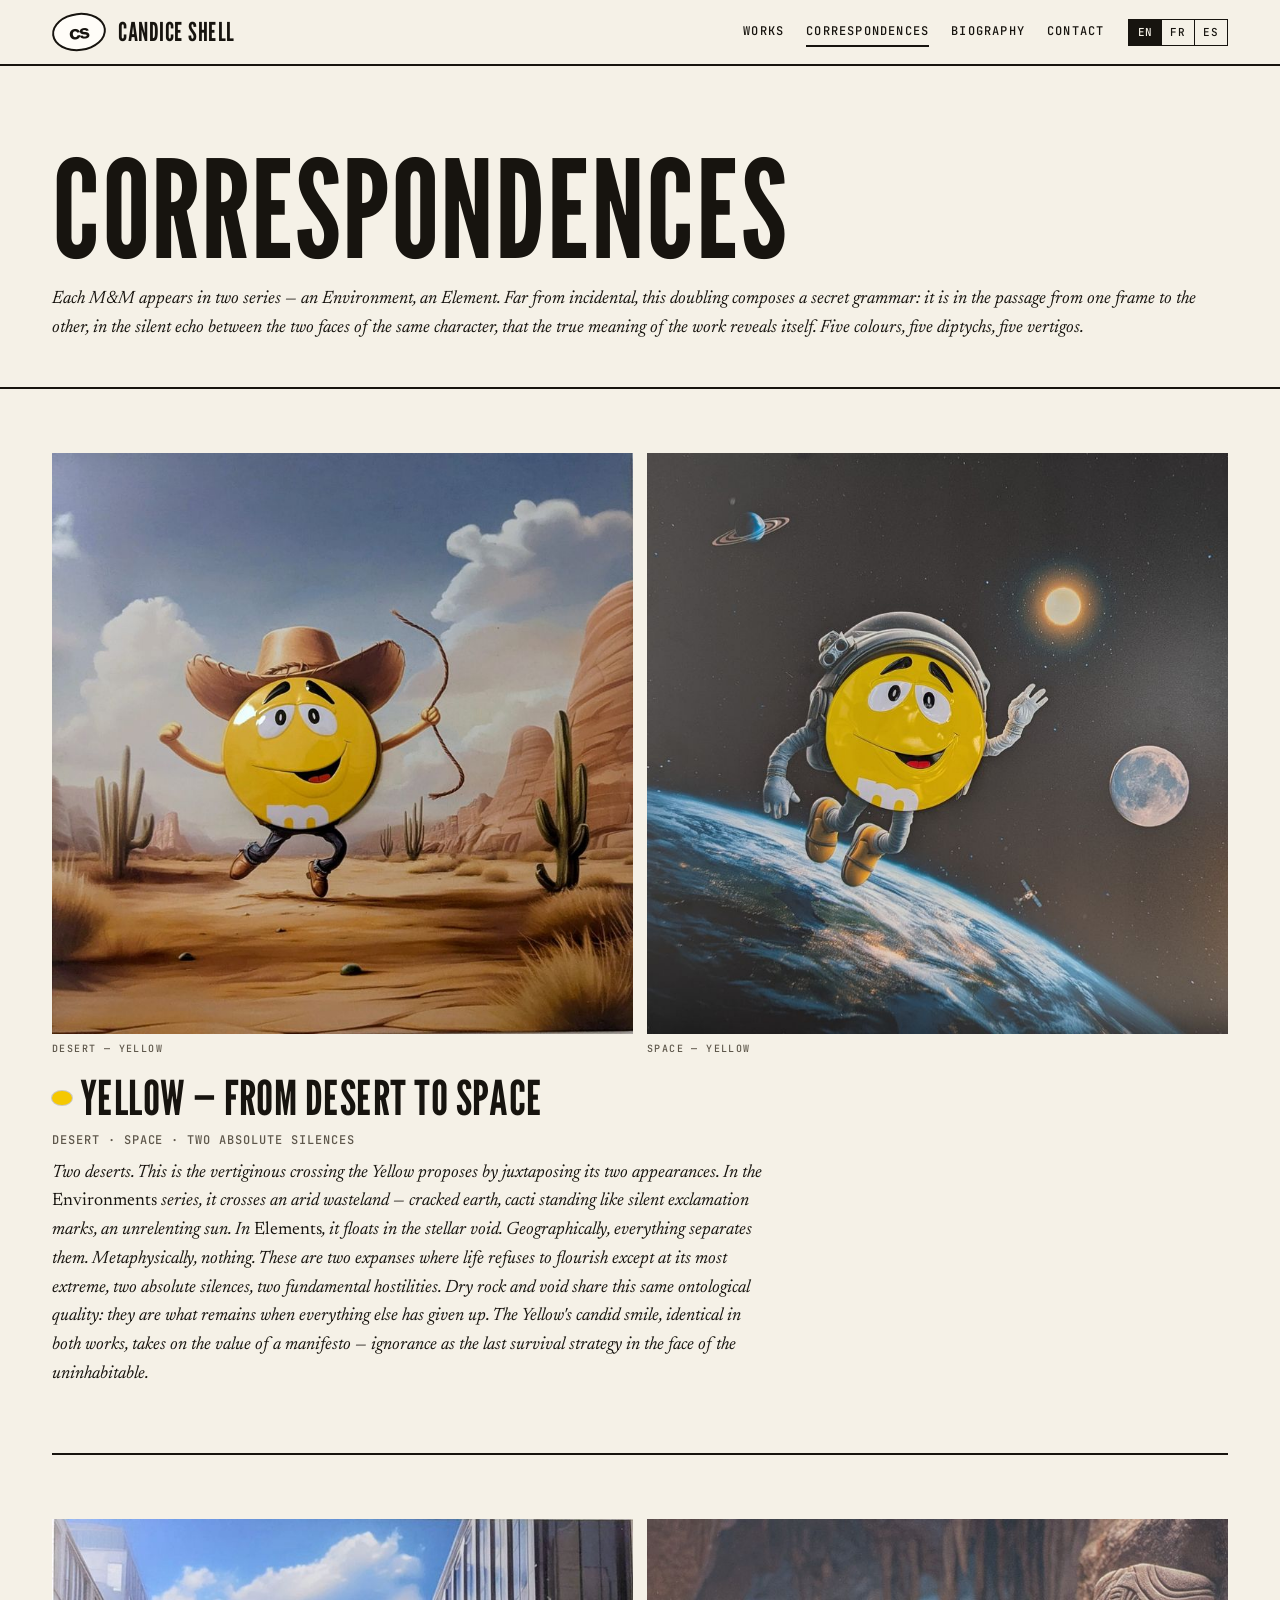
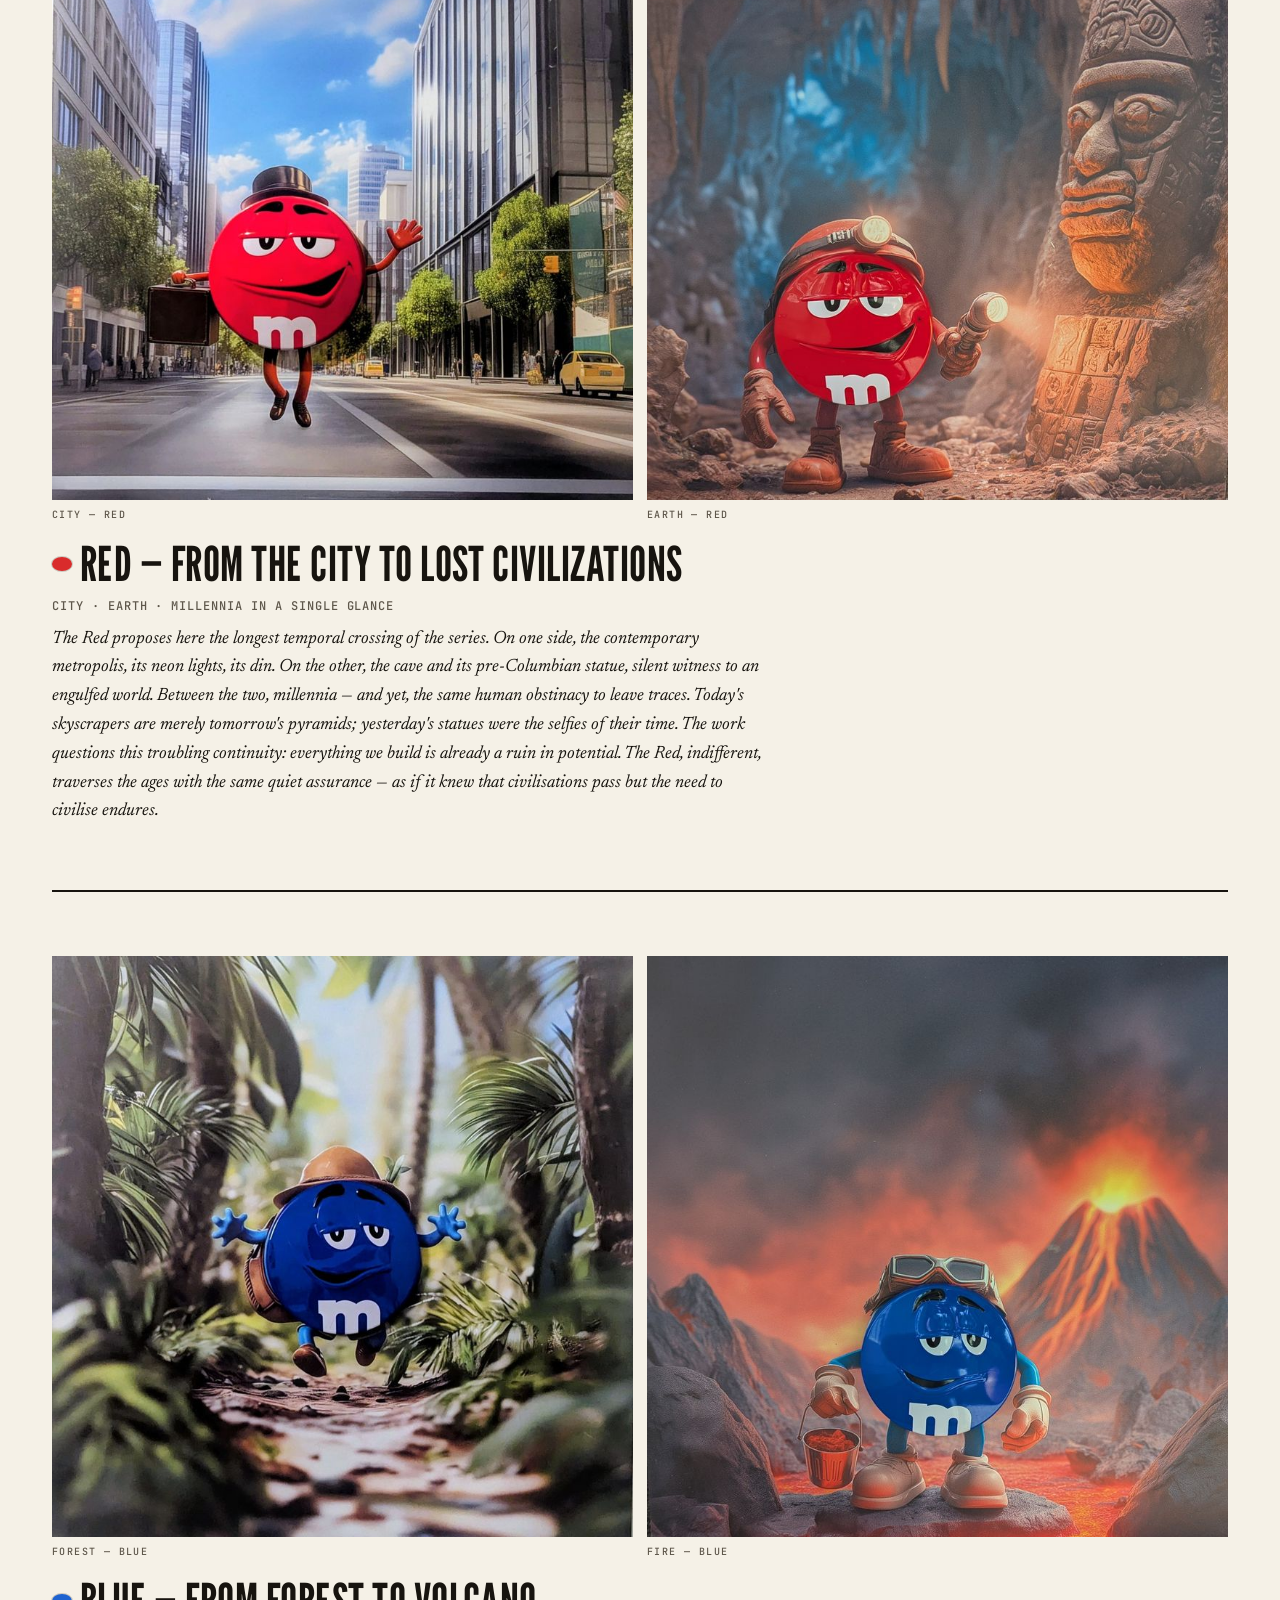
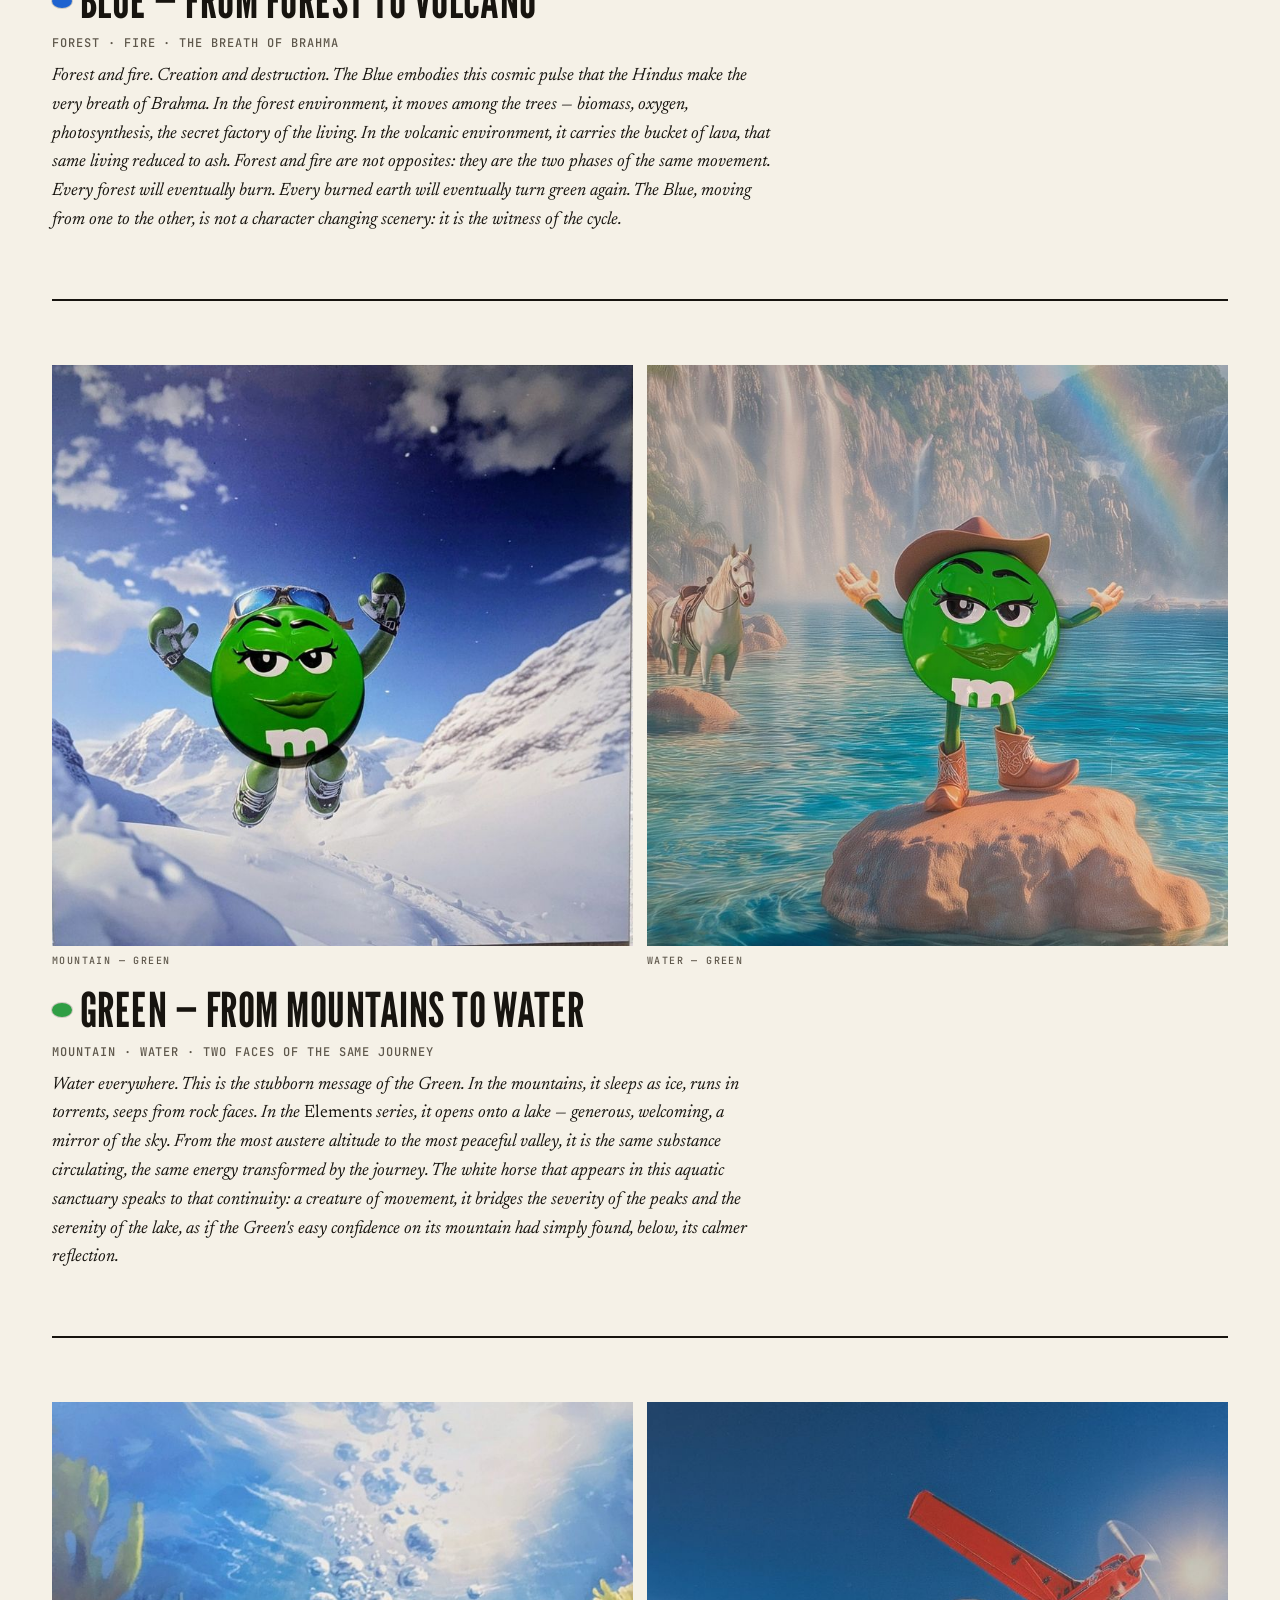
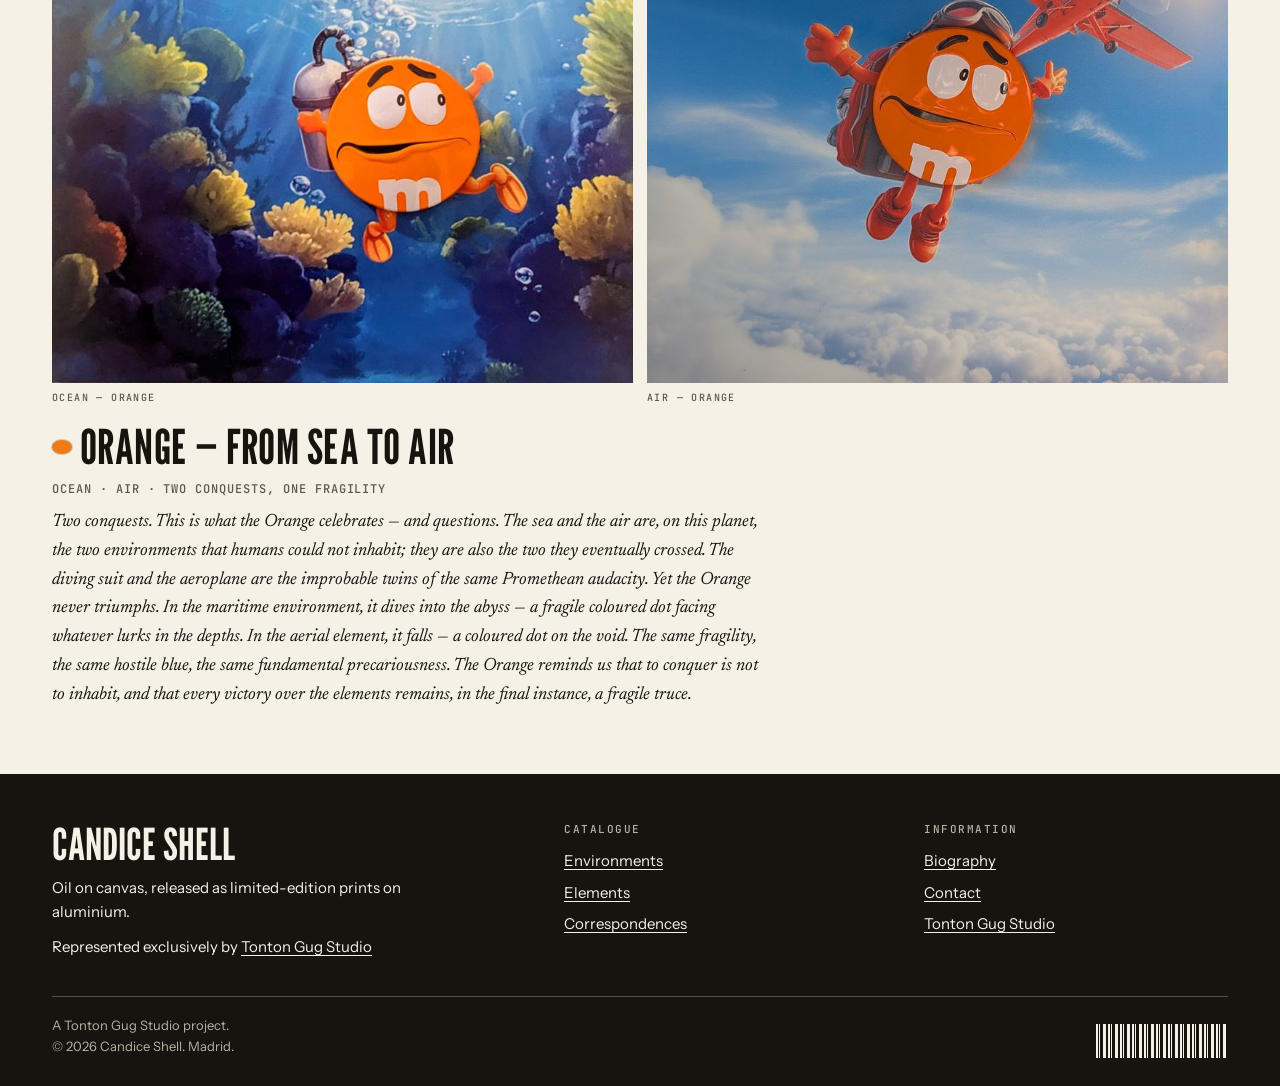
<file: correspondences.html>
<!doctype html>
<html lang="en" data-title="nav.corr">
<head>
<meta charset="utf-8">
<meta name="viewport" content="width=device-width, initial-scale=1, viewport-fit=cover">
<meta name="claude:viewport-fit-sides" content="cover">
<title>Correspondences · Candice Shell</title>
<meta name="description" content="Each colour appears in both series. Five diptychs, read side by side.">
<link rel="canonical" href="https://candice-shell.vercel.app/correspondences.html">
<meta property="og:type" content="website">
<meta property="og:url" content="https://candice-shell.vercel.app/correspondences.html">
<meta property="og:site_name" content="Candice Shell">
<meta property="og:title" content="Correspondences · Candice Shell">
<meta property="og:description" content="Each colour appears in both series. Five diptychs, read side by side.">
<meta property="og:image" content="https://candice-shell.vercel.app/assets/works/desert.jpg">
<meta name="twitter:card" content="summary_large_image">
<link rel="icon" href="assets/favicon.svg" type="image/svg+xml">
<link rel="preconnect" href="https://fonts.googleapis.com">
<link rel="preconnect" href="https://fonts.gstatic.com" crossorigin>
<link rel="stylesheet" href="https://fonts.googleapis.com/css2?family=League+Gothic&family=Instrument+Sans:wght@400;500;600;700&family=Newsreader:ital,opsz,wght@1,6..72,400&family=JetBrains+Mono:wght@500&display=swap">
<link rel="stylesheet" href="site.css">
</head>
<body>
<header class="top"><div class="wrap top-in">
  <a class="brand" href="index.html"><span class="seal">cs</span><span class="brand-name">Candice Shell</span></a>
  <button class="menu-btn" type="button" aria-expanded="false" data-t="nav.menu">Menu</button>
  <nav class="nav" aria-label="Main">
    <a href="works.html" data-t="nav.works">Works</a>
    <a href="correspondences.html" aria-current="page" data-t="nav.corr">Correspondences</a>
    <a href="biography.html" data-t="nav.bio">Biography</a>
    <a href="contact.html" data-t="nav.contact">Contact</a>
  </nav>
  <div class="langs" role="group" aria-label="Language">
    <button type="button" data-lang="en" aria-pressed="true">EN</button><button type="button" data-lang="fr" aria-pressed="false">FR</button><button type="button" data-lang="es" aria-pressed="false">ES</button>
  </div>
</div></header>
<main>
<section class="pagehead"><div class="wrap">
  <h1 class="display h1" data-t="nav.corr">Correspondences</h1>
  <p class="gallery-voice" data-t="corr.desc">Each M&amp;M appears in two series — an Environment, an Element. Far from incidental, this doubling composes a secret grammar: it is in the passage from one frame to the other, in the silent echo between the two faces of the same character, that the true meaning of the work reveals itself. Five colours, five diptychs, five vertigos.</p>
</div></section>
<div class="wrap"><article class="diptych" style="--c:var(--yellow)">
  <div class="pair">
    <a href="work-desert.html"><img src="assets/works/desert-800.jpg" alt="Desert — Yellow" width="800" height="800" loading="lazy"><span class="label" data-t="w.desert.t">Desert — Yellow</span></a>
    <a href="work-space.html"><img src="assets/works/space-800.jpg" alt="Space — Yellow" width="800" height="800" loading="lazy"><span class="label" data-t="w.space.t">Space — Yellow</span></a>
  </div>
  <div class="d-text">
    <h2 class="card-title" style="font-size:clamp(2rem,4.4vw,3rem)"><i class="pip" style="width:20px;height:14px"></i><span data-t="corr.jaune.title">Yellow — From Desert to Space</span></h2>
    <p class="d-sub" data-t="corr.jaune.sub">Desert · Space · Two absolute silences</p>
    <p class="gallery-voice" data-t="corr.jaune.desc">Two deserts. This is the vertiginous crossing the Yellow proposes by juxtaposing its two appearances. In the <em>Environments</em> series, it crosses an arid wasteland — cracked earth, cacti standing like silent exclamation marks, an unrelenting sun. In <em>Elements</em>, it floats in the stellar void. Geographically, everything separates them. Metaphysically, nothing. These are two expanses where life refuses to flourish except at its most extreme, two absolute silences, two fundamental hostilities. Dry rock and void share this same ontological quality: they are what remains when everything else has given up. The Yellow's candid smile, identical in both works, takes on the value of a manifesto — ignorance as the last survival strategy in the face of the uninhabitable.</p>
  </div>
</article><article class="diptych" style="--c:var(--red)">
  <div class="pair">
    <a href="work-city.html"><img src="assets/works/city-800.jpg" alt="City — Red" width="800" height="800" loading="lazy"><span class="label" data-t="w.city.t">City — Red</span></a>
    <a href="work-earth.html"><img src="assets/works/earth-800.jpg" alt="Earth — Red" width="800" height="800" loading="lazy"><span class="label" data-t="w.earth.t">Earth — Red</span></a>
  </div>
  <div class="d-text">
    <h2 class="card-title" style="font-size:clamp(2rem,4.4vw,3rem)"><i class="pip" style="width:20px;height:14px"></i><span data-t="corr.rouge.title">Red — From the City to Lost Civilizations</span></h2>
    <p class="d-sub" data-t="corr.rouge.sub">City · Earth · Millennia in a single glance</p>
    <p class="gallery-voice" data-t="corr.rouge.desc">The Red proposes here the longest temporal crossing of the series. On one side, the contemporary metropolis, its neon lights, its din. On the other, the cave and its pre-Columbian statue, silent witness to an engulfed world. Between the two, millennia — and yet, the same human obstinacy to leave traces. Today's skyscrapers are merely tomorrow's pyramids; yesterday's statues were the selfies of their time. The work questions this troubling continuity: everything we build is already a ruin in potential. The Red, indifferent, traverses the ages with the same quiet assurance — as if it knew that civilisations pass but the need to civilise endures.</p>
  </div>
</article><article class="diptych" style="--c:var(--blue)">
  <div class="pair">
    <a href="work-forest.html"><img src="assets/works/forest-800.jpg" alt="Forest — Blue" width="800" height="800" loading="lazy"><span class="label" data-t="w.forest.t">Forest — Blue</span></a>
    <a href="work-fire.html"><img src="assets/works/fire-800.jpg" alt="Fire — Blue" width="800" height="800" loading="lazy"><span class="label" data-t="w.fire.t">Fire — Blue</span></a>
  </div>
  <div class="d-text">
    <h2 class="card-title" style="font-size:clamp(2rem,4.4vw,3rem)"><i class="pip" style="width:20px;height:14px"></i><span data-t="corr.bleu.title">Blue — From Forest to Volcano</span></h2>
    <p class="d-sub" data-t="corr.bleu.sub">Forest · Fire · The breath of Brahma</p>
    <p class="gallery-voice" data-t="corr.bleu.desc">Forest and fire. Creation and destruction. The Blue embodies this cosmic pulse that the Hindus make the very breath of Brahma. In the forest environment, it moves among the trees — biomass, oxygen, photosynthesis, the secret factory of the living. In the volcanic environment, it carries the bucket of lava, that same living reduced to ash. Forest and fire are not opposites: they are the two phases of the same movement. Every forest will eventually burn. Every burned earth will eventually turn green again. The Blue, moving from one to the other, is not a character changing scenery: it is the witness of the cycle.</p>
  </div>
</article><article class="diptych" style="--c:var(--green)">
  <div class="pair">
    <a href="work-mountain.html"><img src="assets/works/mountain-800.jpg" alt="Mountain — Green" width="800" height="800" loading="lazy"><span class="label" data-t="w.mountain.t">Mountain — Green</span></a>
    <a href="work-water.html"><img src="assets/works/water-800.jpg" alt="Water — Green" width="800" height="800" loading="lazy"><span class="label" data-t="w.water.t">Water — Green</span></a>
  </div>
  <div class="d-text">
    <h2 class="card-title" style="font-size:clamp(2rem,4.4vw,3rem)"><i class="pip" style="width:20px;height:14px"></i><span data-t="corr.vert.title">Green — From Mountains to Water</span></h2>
    <p class="d-sub" data-t="corr.vert.sub">Mountain · Water · Two faces of the same journey</p>
    <p class="gallery-voice" data-t="corr.vert.desc">Water everywhere. This is the stubborn message of the Green. In the mountains, it sleeps as ice, runs in torrents, seeps from rock faces. In the <em>Elements</em> series, it opens onto a lake — generous, welcoming, a mirror of the sky. From the most austere altitude to the most peaceful valley, it is the same substance circulating, the same energy transformed by the journey. The white horse that appears in this aquatic sanctuary speaks to that continuity: a creature of movement, it bridges the severity of the peaks and the serenity of the lake, as if the Green's easy confidence on its mountain had simply found, below, its calmer reflection.</p>
  </div>
</article><article class="diptych" style="--c:var(--orange)">
  <div class="pair">
    <a href="work-ocean.html"><img src="assets/works/ocean-800.jpg" alt="Ocean — Orange" width="800" height="800" loading="lazy"><span class="label" data-t="w.ocean.t">Ocean — Orange</span></a>
    <a href="work-air.html"><img src="assets/works/air-800.jpg" alt="Air — Orange" width="800" height="800" loading="lazy"><span class="label" data-t="w.air.t">Air — Orange</span></a>
  </div>
  <div class="d-text">
    <h2 class="card-title" style="font-size:clamp(2rem,4.4vw,3rem)"><i class="pip" style="width:20px;height:14px"></i><span data-t="corr.orange.title">Orange — From Sea to Air</span></h2>
    <p class="d-sub" data-t="corr.orange.sub">Ocean · Air · Two conquests, one fragility</p>
    <p class="gallery-voice" data-t="corr.orange.desc">Two conquests. This is what the Orange celebrates — and questions. The sea and the air are, on this planet, the two environments that humans could not inhabit; they are also the two they eventually crossed. The diving suit and the aeroplane are the improbable twins of the same Promethean audacity. Yet the Orange never triumphs. In the maritime environment, it dives into the abyss — a fragile coloured dot facing whatever lurks in the depths. In the aerial element, it falls — a coloured dot on the void. The same fragility, the same hostile blue, the same fundamental precariousness. The Orange reminds us that to conquer is not to inhabit, and that every victory over the elements remains, in the final instance, a fragile truce.</p>
  </div>
</article></div>
</main>
<footer class="foot"><div class="wrap">
  <div class="foot-grid">
    <div>
      <div class="foot-name">Candice Shell</div>
      <p class="foot-rep" data-t="foot.line">Oil on canvas, released as limited-edition prints on aluminium.</p>
      <p class="foot-rep"><span data-t="foot.rep">Represented exclusively by</span> <a href="https://tonton-gug-studio.vercel.app/arts.html">Tonton Gug Studio</a></p>
    </div>
    <div><p class="label" data-t="foot.cat">Catalogue</p><ul><li><a href="works.html#series-1"><span data-t="s1.name">Environments</span></a></li><li><a href="works.html#series-2"><span data-t="s2.name">Elements</span></a></li><li><a href="correspondences.html"><span data-t="nav.corr">Correspondences</span></a></li></ul></div>
    <div><p class="label" data-t="foot.info">Information</p><ul><li><a href="biography.html"><span data-t="nav.bio">Biography</span></a></li><li><a href="contact.html"><span data-t="nav.contact">Contact</span></a></li><li><a href="https://tonton-gug-studio.vercel.app">Tonton Gug Studio</a></li></ul></div>
  </div>
  <div class="foot-base">
    <div><p data-t="foot.fiction">A Tonton Gug Studio project.</p><p data-t="foot.rights">© 2026 Candice Shell. Madrid.</p></div>
    <div class="barcode" aria-hidden="true"></div>
  </div>
</div></footer>

<script src="i18n.js"></script>
<script src="site.js"></script>
</body>
</html>
</file>
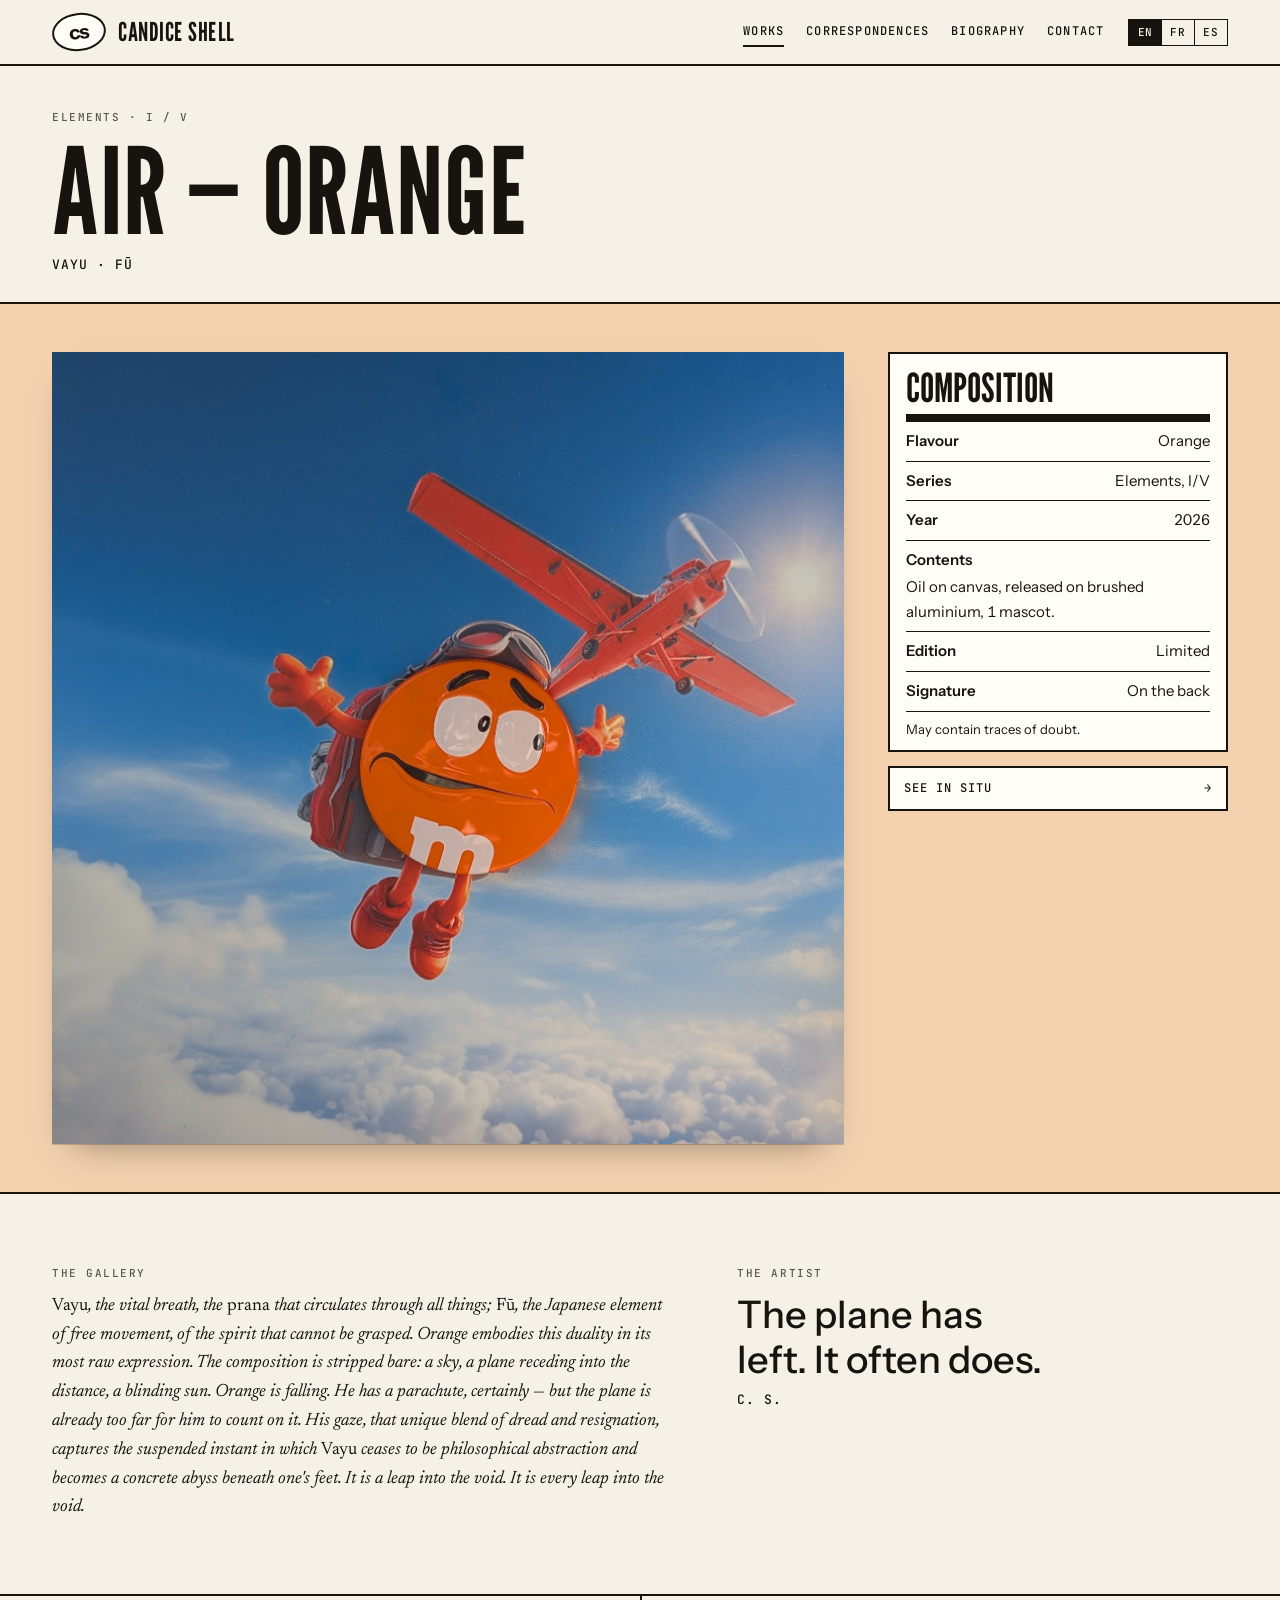
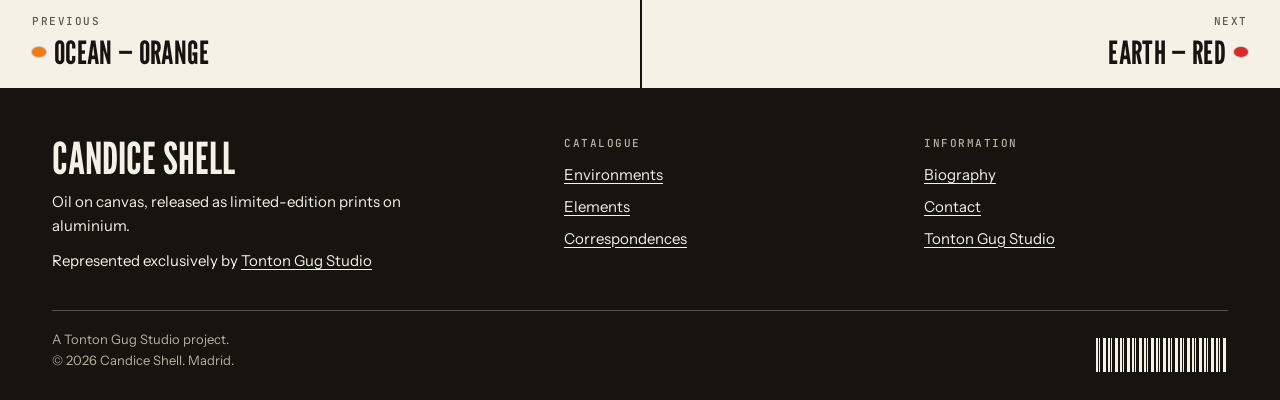
<file: work-air.html>
<!doctype html>
<html lang="en" data-title="w.air.t">
<head>
<meta charset="utf-8">
<meta name="viewport" content="width=device-width, initial-scale=1, viewport-fit=cover">
<meta name="claude:viewport-fit-sides" content="cover">
<title>Air — Orange · Candice Shell</title>
<meta name="description" content="The plane has left. It often does.">
<link rel="canonical" href="https://candice-shell.vercel.app/work-air.html">
<meta property="og:type" content="website">
<meta property="og:url" content="https://candice-shell.vercel.app/work-air.html">
<meta property="og:site_name" content="Candice Shell">
<meta property="og:title" content="Air — Orange · Candice Shell">
<meta property="og:description" content="The plane has left. It often does.">
<meta property="og:image" content="https://candice-shell.vercel.app/assets/works/air.jpg">
<meta name="twitter:card" content="summary_large_image">
<link rel="icon" href="assets/favicon.svg" type="image/svg+xml">
<link rel="preconnect" href="https://fonts.googleapis.com">
<link rel="preconnect" href="https://fonts.gstatic.com" crossorigin>
<link rel="stylesheet" href="https://fonts.googleapis.com/css2?family=League+Gothic&family=Instrument+Sans:wght@400;500;600;700&family=Newsreader:ital,opsz,wght@1,6..72,400&family=JetBrains+Mono:wght@500&display=swap">
<link rel="stylesheet" href="site.css">
</head>
<body>
<header class="top"><div class="wrap top-in">
  <a class="brand" href="index.html"><span class="seal">cs</span><span class="brand-name">Candice Shell</span></a>
  <button class="menu-btn" type="button" aria-expanded="false" data-t="nav.menu">Menu</button>
  <nav class="nav" aria-label="Main">
    <a href="works.html" aria-current="page" data-t="nav.works">Works</a>
    <a href="correspondences.html" data-t="nav.corr">Correspondences</a>
    <a href="biography.html" data-t="nav.bio">Biography</a>
    <a href="contact.html" data-t="nav.contact">Contact</a>
  </nav>
  <div class="langs" role="group" aria-label="Language">
    <button type="button" data-lang="en" aria-pressed="true">EN</button><button type="button" data-lang="fr" aria-pressed="false">FR</button><button type="button" data-lang="es" aria-pressed="false">ES</button>
  </div>
</div></header>
<main>
<section class="work-top"><div class="wrap">
  <p class="label"><a href="works.html#series-2" style="text-decoration:none"><span data-t="s2.name">Elements</span> · I / V</a></p>
  <h1 class="display work-title" data-t="w.air.t">Air — Orange</h1>
  <p class="work-sub" data-t="w.air.s">Vayu · Fū</p>
</div></section>
<section class="field" style="--c:var(--orange)"><div class="wrap field-in">
  <button class="plate" type="button" data-lb="assets/works/air.jpg" data-cap="w.air.t"><img src="assets/works/air.jpg" alt="Air — Orange" width="1600" height="1600"></button>
  <div class="side">
    <aside class="panel">
      <p class="panel-title" data-t="lab.title">Composition</p>
      <dl>
        <div><dt data-t="lab.flavour">Flavour</dt><dd data-t="col.orange">Orange</dd></div>
        <div><dt data-t="lab.series">Series</dt><dd><span data-t="s2.name">Elements</span>, I/V</dd></div>
        <div><dt data-t="lab.year">Year</dt><dd>2026</dd></div>
        <div class="stack"><dt data-t="lab.contents">Contents</dt><dd data-t="lab.contents.v">Oil on canvas, released on brushed aluminium, 1 mascot.</dd></div>
        <div><dt data-t="lab.edition">Edition</dt><dd data-t="lab.edition.v">Limited</dd></div>
        <div><dt data-t="lab.sign">Signature</dt><dd data-t="lab.sign.v">On the back</dd></div>
      </dl>
      <p class="panel-note" data-t="lab.note">May contain traces of doubt.</p>
    </aside>
    <button class="btn" type="button" data-lb="assets/situ/air.jpg" data-cap="w.air.situ"><span><span data-t="work.situ">See in situ</span></span><span aria-hidden="true">→</span></button>
  </div>
</div></section>
<section class="wrap voices">
  <div class="voice-block"><p class="label" data-t="work.gallery">The gallery</p><p class="gallery-voice" data-t="w.air.g"><em>Vayu</em>, the vital breath, the <em>prana</em> that circulates through all things; <em>Fū</em>, the Japanese element of free movement, of the spirit that cannot be grasped. Orange embodies this duality in its most raw expression. The composition is stripped bare: a sky, a plane receding into the distance, a blinding sun. Orange is falling. He has a parachute, certainly — but the plane is already too far for him to count on it. His gaze, that unique blend of dread and resignation, captures the suspended instant in which <em>Vayu</em> ceases to be philosophical abstraction and becomes a concrete abyss beneath one's feet. It is a leap into the void. It is every leap into the void.</p></div>
  <div class="voice-block"><p class="label" data-t="work.candice">The artist</p><p class="candice-voice cs-quote" data-t="w.air.cs">The plane has left. It often does.</p><p class="cs-sign">C. S.</p></div>
</section>

<nav class="pager" aria-label="Works">
  <a href="work-ocean.html" style="--c:var(--orange)"><span class="label" data-t="work.prev">Previous</span><span class="card-title"><i class="pip"></i><span data-t="w.ocean.t">Ocean — Orange</span></span></a>
  <a href="work-earth.html" style="--c:var(--red)"><span class="label" data-t="work.next">Next</span><span class="card-title"><span data-t="w.earth.t">Earth — Red</span><i class="pip"></i></span></a>
</nav>
</main>
<footer class="foot"><div class="wrap">
  <div class="foot-grid">
    <div>
      <div class="foot-name">Candice Shell</div>
      <p class="foot-rep" data-t="foot.line">Oil on canvas, released as limited-edition prints on aluminium.</p>
      <p class="foot-rep"><span data-t="foot.rep">Represented exclusively by</span> <a href="https://tonton-gug-studio.vercel.app/arts.html">Tonton Gug Studio</a></p>
    </div>
    <div><p class="label" data-t="foot.cat">Catalogue</p><ul><li><a href="works.html#series-1"><span data-t="s1.name">Environments</span></a></li><li><a href="works.html#series-2"><span data-t="s2.name">Elements</span></a></li><li><a href="correspondences.html"><span data-t="nav.corr">Correspondences</span></a></li></ul></div>
    <div><p class="label" data-t="foot.info">Information</p><ul><li><a href="biography.html"><span data-t="nav.bio">Biography</span></a></li><li><a href="contact.html"><span data-t="nav.contact">Contact</span></a></li><li><a href="https://tonton-gug-studio.vercel.app">Tonton Gug Studio</a></li></ul></div>
  </div>
  <div class="foot-base">
    <div><p data-t="foot.fiction">A Tonton Gug Studio project.</p><p data-t="foot.rights">© 2026 Candice Shell. Madrid.</p></div>
    <div class="barcode" aria-hidden="true"></div>
  </div>
</div></footer>
<div class="lb" id="lb" hidden role="dialog" aria-modal="true"><button class="lb-close" type="button" data-t="ui.close">Close</button><img alt=""><p class="lb-cap"></p></div>
<script src="i18n.js"></script>
<script src="site.js"></script>
</body>
</html>
</file>
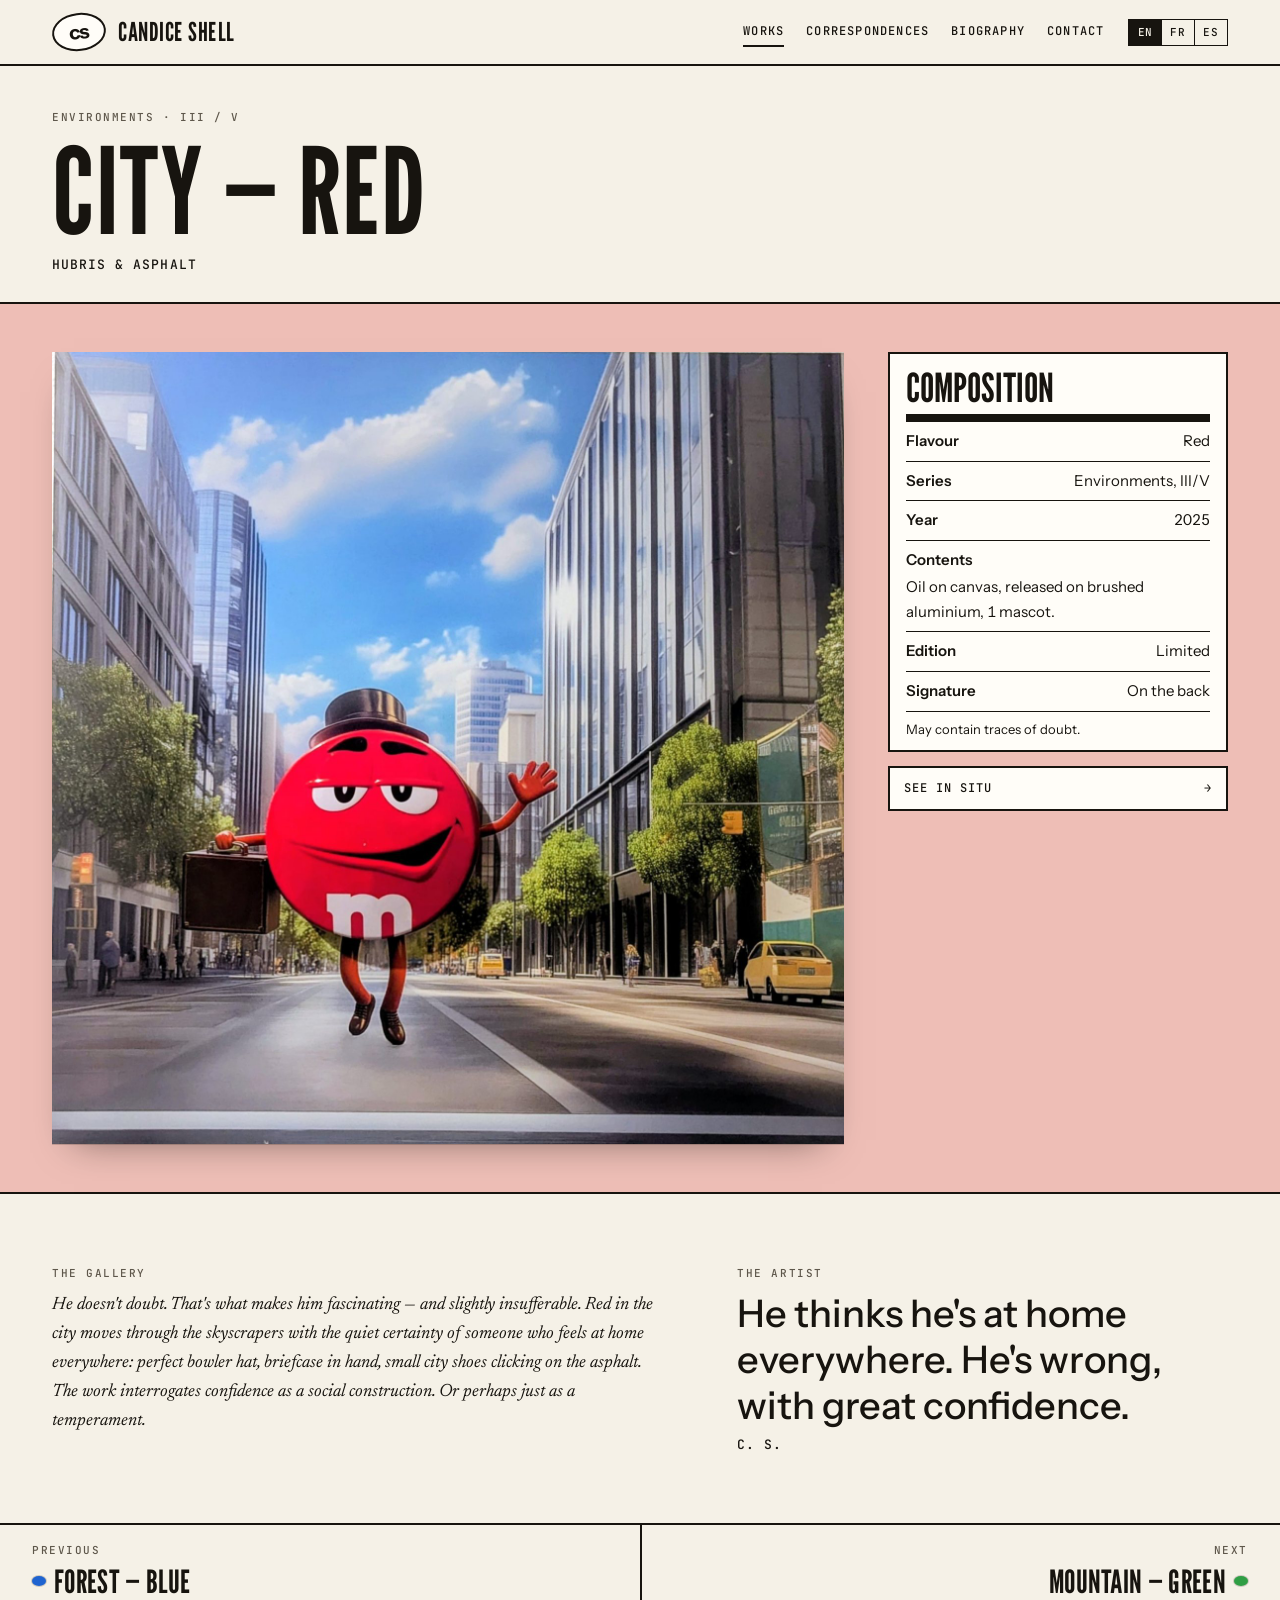
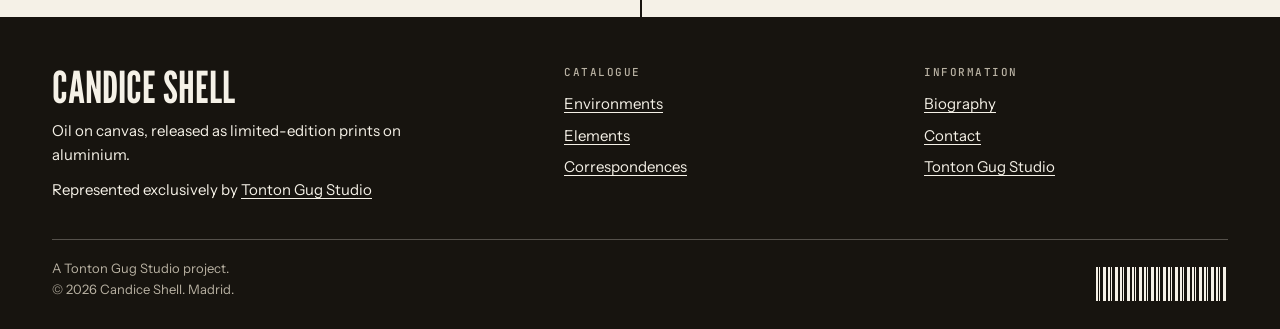
<file: work-city.html>
<!doctype html>
<html lang="en" data-title="w.city.t">
<head>
<meta charset="utf-8">
<meta name="viewport" content="width=device-width, initial-scale=1, viewport-fit=cover">
<meta name="claude:viewport-fit-sides" content="cover">
<title>City — Red · Candice Shell</title>
<meta name="description" content="He thinks he's at home everywhere. He's wrong, with great confidence.">
<link rel="canonical" href="https://candice-shell.vercel.app/work-city.html">
<meta property="og:type" content="website">
<meta property="og:url" content="https://candice-shell.vercel.app/work-city.html">
<meta property="og:site_name" content="Candice Shell">
<meta property="og:title" content="City — Red · Candice Shell">
<meta property="og:description" content="He thinks he's at home everywhere. He's wrong, with great confidence.">
<meta property="og:image" content="https://candice-shell.vercel.app/assets/works/city.jpg">
<meta name="twitter:card" content="summary_large_image">
<link rel="icon" href="assets/favicon.svg" type="image/svg+xml">
<link rel="preconnect" href="https://fonts.googleapis.com">
<link rel="preconnect" href="https://fonts.gstatic.com" crossorigin>
<link rel="stylesheet" href="https://fonts.googleapis.com/css2?family=League+Gothic&family=Instrument+Sans:wght@400;500;600;700&family=Newsreader:ital,opsz,wght@1,6..72,400&family=JetBrains+Mono:wght@500&display=swap">
<link rel="stylesheet" href="site.css">
</head>
<body>
<header class="top"><div class="wrap top-in">
  <a class="brand" href="index.html"><span class="seal">cs</span><span class="brand-name">Candice Shell</span></a>
  <button class="menu-btn" type="button" aria-expanded="false" data-t="nav.menu">Menu</button>
  <nav class="nav" aria-label="Main">
    <a href="works.html" aria-current="page" data-t="nav.works">Works</a>
    <a href="correspondences.html" data-t="nav.corr">Correspondences</a>
    <a href="biography.html" data-t="nav.bio">Biography</a>
    <a href="contact.html" data-t="nav.contact">Contact</a>
  </nav>
  <div class="langs" role="group" aria-label="Language">
    <button type="button" data-lang="en" aria-pressed="true">EN</button><button type="button" data-lang="fr" aria-pressed="false">FR</button><button type="button" data-lang="es" aria-pressed="false">ES</button>
  </div>
</div></header>
<main>
<section class="work-top"><div class="wrap">
  <p class="label"><a href="works.html#series-1" style="text-decoration:none"><span data-t="s1.name">Environments</span> · III / V</a></p>
  <h1 class="display work-title" data-t="w.city.t">City — Red</h1>
  <p class="work-sub" data-t="w.city.s">Hubris &amp; Asphalt</p>
</div></section>
<section class="field" style="--c:var(--red)"><div class="wrap field-in">
  <button class="plate" type="button" data-lb="assets/works/city.jpg" data-cap="w.city.t"><img src="assets/works/city.jpg" alt="City — Red" width="1600" height="1600"></button>
  <div class="side">
    <aside class="panel">
      <p class="panel-title" data-t="lab.title">Composition</p>
      <dl>
        <div><dt data-t="lab.flavour">Flavour</dt><dd data-t="col.red">Red</dd></div>
        <div><dt data-t="lab.series">Series</dt><dd><span data-t="s1.name">Environments</span>, III/V</dd></div>
        <div><dt data-t="lab.year">Year</dt><dd>2025</dd></div>
        <div class="stack"><dt data-t="lab.contents">Contents</dt><dd data-t="lab.contents.v">Oil on canvas, released on brushed aluminium, 1 mascot.</dd></div>
        <div><dt data-t="lab.edition">Edition</dt><dd data-t="lab.edition.v">Limited</dd></div>
        <div><dt data-t="lab.sign">Signature</dt><dd data-t="lab.sign.v">On the back</dd></div>
      </dl>
      <p class="panel-note" data-t="lab.note">May contain traces of doubt.</p>
    </aside>
    <button class="btn" type="button" data-lb="assets/situ/city.jpg" data-cap="w.city.situ"><span><span data-t="work.situ">See in situ</span></span><span aria-hidden="true">→</span></button>
  </div>
</div></section>
<section class="wrap voices">
  <div class="voice-block"><p class="label" data-t="work.gallery">The gallery</p><p class="gallery-voice" data-t="w.city.g">He doesn't doubt. That's what makes him fascinating — and slightly insufferable. Red in the city moves through the skyscrapers with the quiet certainty of someone who feels at home everywhere: perfect bowler hat, briefcase in hand, small city shoes clicking on the asphalt. The work interrogates confidence as a social construction. Or perhaps just as a temperament.</p></div>
  <div class="voice-block"><p class="label" data-t="work.candice">The artist</p><p class="candice-voice cs-quote" data-t="w.city.cs">He thinks he's at home everywhere. He's wrong, with great confidence.</p><p class="cs-sign">C. S.</p></div>
</section>

<nav class="pager" aria-label="Works">
  <a href="work-forest.html" style="--c:var(--blue)"><span class="label" data-t="work.prev">Previous</span><span class="card-title"><i class="pip"></i><span data-t="w.forest.t">Forest — Blue</span></span></a>
  <a href="work-mountain.html" style="--c:var(--green)"><span class="label" data-t="work.next">Next</span><span class="card-title"><span data-t="w.mountain.t">Mountain — Green</span><i class="pip"></i></span></a>
</nav>
</main>
<footer class="foot"><div class="wrap">
  <div class="foot-grid">
    <div>
      <div class="foot-name">Candice Shell</div>
      <p class="foot-rep" data-t="foot.line">Oil on canvas, released as limited-edition prints on aluminium.</p>
      <p class="foot-rep"><span data-t="foot.rep">Represented exclusively by</span> <a href="https://tonton-gug-studio.vercel.app/arts.html">Tonton Gug Studio</a></p>
    </div>
    <div><p class="label" data-t="foot.cat">Catalogue</p><ul><li><a href="works.html#series-1"><span data-t="s1.name">Environments</span></a></li><li><a href="works.html#series-2"><span data-t="s2.name">Elements</span></a></li><li><a href="correspondences.html"><span data-t="nav.corr">Correspondences</span></a></li></ul></div>
    <div><p class="label" data-t="foot.info">Information</p><ul><li><a href="biography.html"><span data-t="nav.bio">Biography</span></a></li><li><a href="contact.html"><span data-t="nav.contact">Contact</span></a></li><li><a href="https://tonton-gug-studio.vercel.app">Tonton Gug Studio</a></li></ul></div>
  </div>
  <div class="foot-base">
    <div><p data-t="foot.fiction">A Tonton Gug Studio project.</p><p data-t="foot.rights">© 2026 Candice Shell. Madrid.</p></div>
    <div class="barcode" aria-hidden="true"></div>
  </div>
</div></footer>
<div class="lb" id="lb" hidden role="dialog" aria-modal="true"><button class="lb-close" type="button" data-t="ui.close">Close</button><img alt=""><p class="lb-cap"></p></div>
<script src="i18n.js"></script>
<script src="site.js"></script>
</body>
</html>
</file>
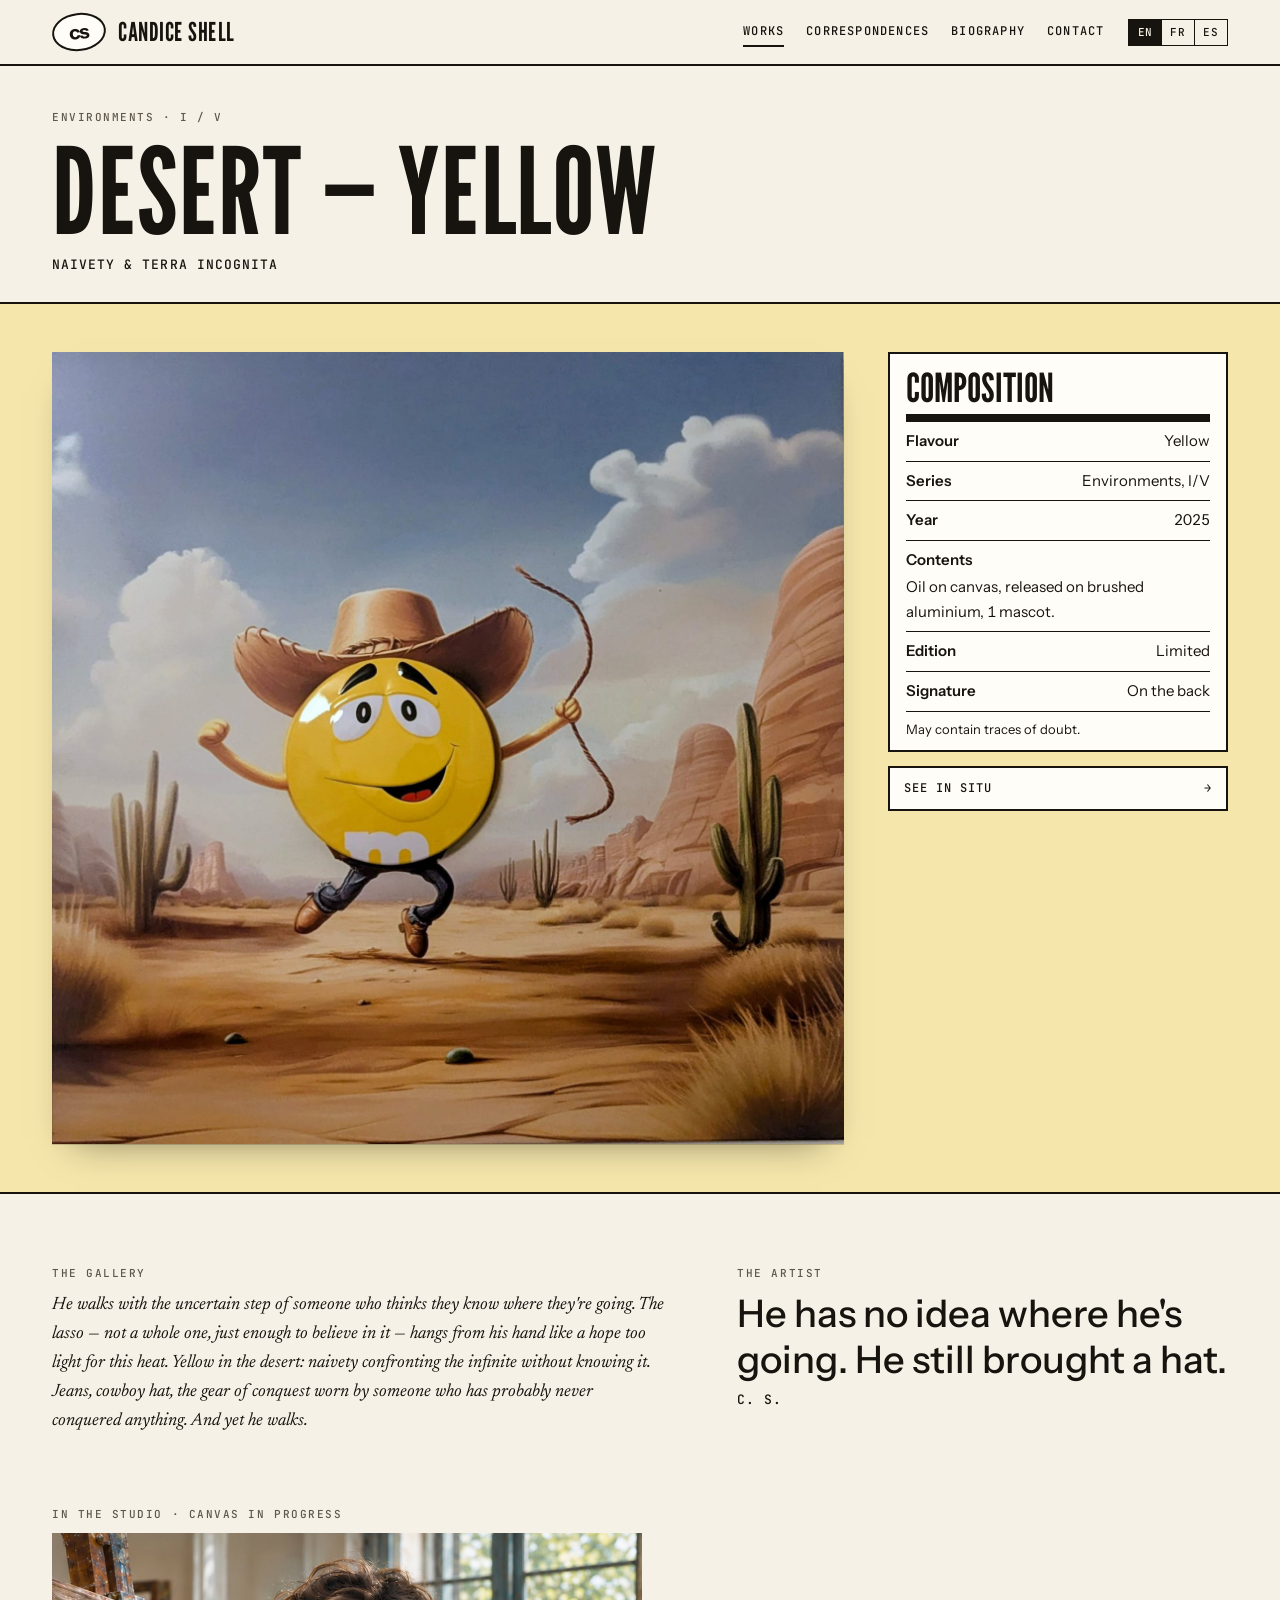
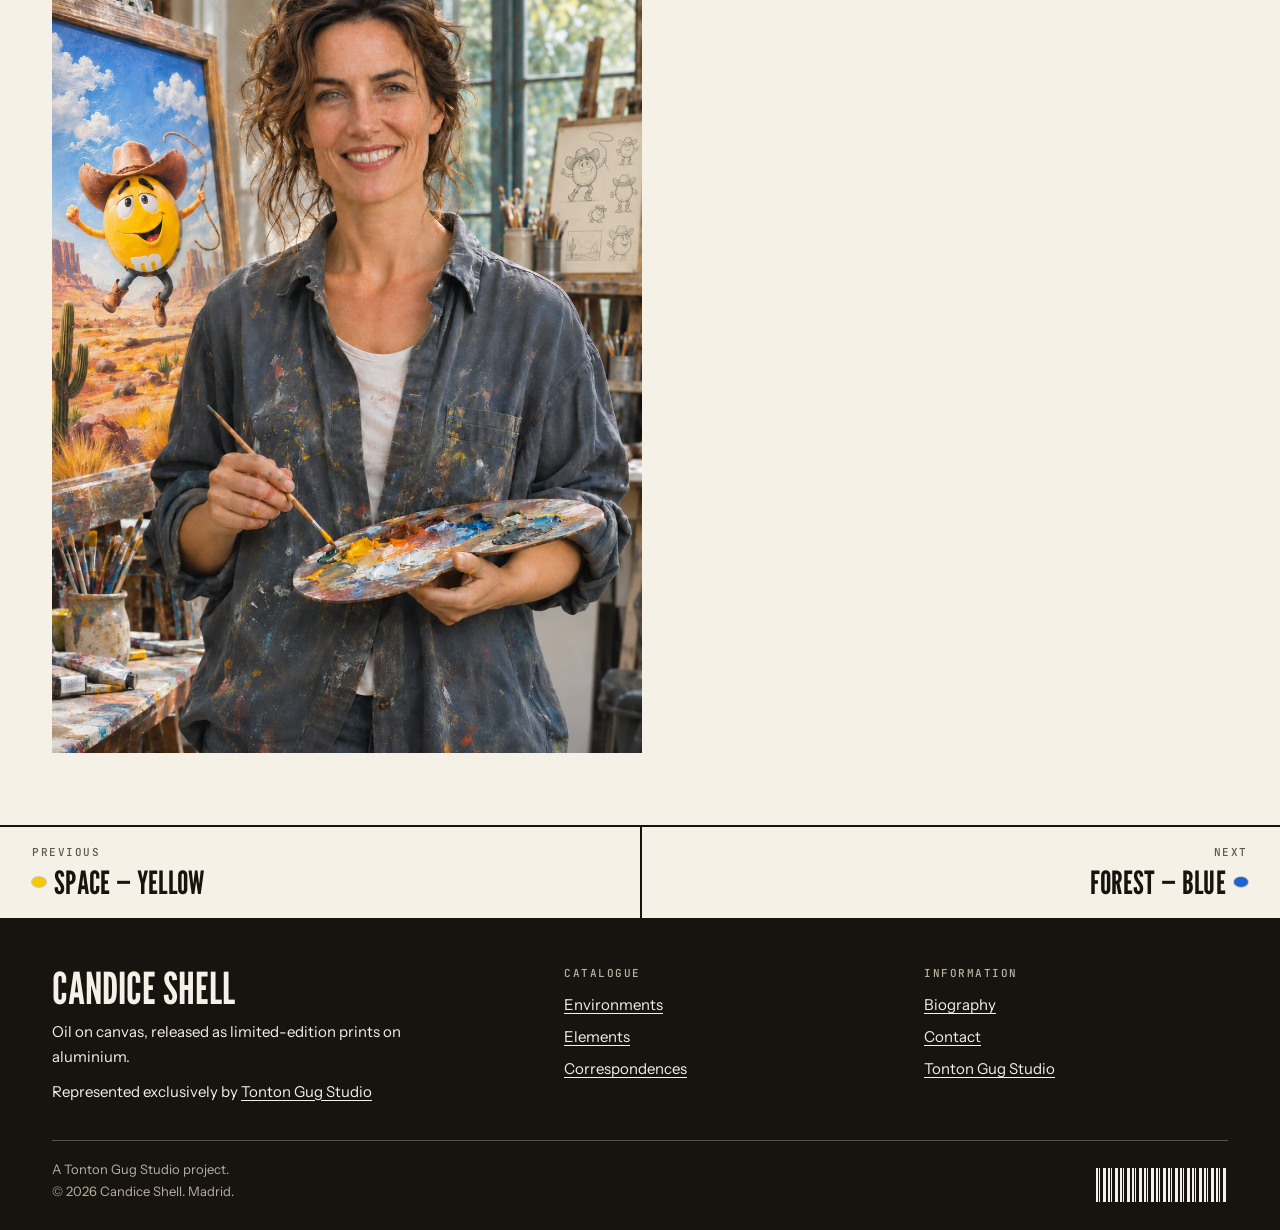
<file: work-desert.html>
<!doctype html>
<html lang="en" data-title="w.desert.t">
<head>
<meta charset="utf-8">
<meta name="viewport" content="width=device-width, initial-scale=1, viewport-fit=cover">
<meta name="claude:viewport-fit-sides" content="cover">
<title>Desert — Yellow · Candice Shell</title>
<meta name="description" content="He has no idea where he's going. He still brought a hat.">
<link rel="canonical" href="https://candice-shell.vercel.app/work-desert.html">
<meta property="og:type" content="website">
<meta property="og:url" content="https://candice-shell.vercel.app/work-desert.html">
<meta property="og:site_name" content="Candice Shell">
<meta property="og:title" content="Desert — Yellow · Candice Shell">
<meta property="og:description" content="He has no idea where he's going. He still brought a hat.">
<meta property="og:image" content="https://candice-shell.vercel.app/assets/works/desert.jpg">
<meta name="twitter:card" content="summary_large_image">
<link rel="icon" href="assets/favicon.svg" type="image/svg+xml">
<link rel="preconnect" href="https://fonts.googleapis.com">
<link rel="preconnect" href="https://fonts.gstatic.com" crossorigin>
<link rel="stylesheet" href="https://fonts.googleapis.com/css2?family=League+Gothic&family=Instrument+Sans:wght@400;500;600;700&family=Newsreader:ital,opsz,wght@1,6..72,400&family=JetBrains+Mono:wght@500&display=swap">
<link rel="stylesheet" href="site.css">
</head>
<body>
<header class="top"><div class="wrap top-in">
  <a class="brand" href="index.html"><span class="seal">cs</span><span class="brand-name">Candice Shell</span></a>
  <button class="menu-btn" type="button" aria-expanded="false" data-t="nav.menu">Menu</button>
  <nav class="nav" aria-label="Main">
    <a href="works.html" aria-current="page" data-t="nav.works">Works</a>
    <a href="correspondences.html" data-t="nav.corr">Correspondences</a>
    <a href="biography.html" data-t="nav.bio">Biography</a>
    <a href="contact.html" data-t="nav.contact">Contact</a>
  </nav>
  <div class="langs" role="group" aria-label="Language">
    <button type="button" data-lang="en" aria-pressed="true">EN</button><button type="button" data-lang="fr" aria-pressed="false">FR</button><button type="button" data-lang="es" aria-pressed="false">ES</button>
  </div>
</div></header>
<main>
<section class="work-top"><div class="wrap">
  <p class="label"><a href="works.html#series-1" style="text-decoration:none"><span data-t="s1.name">Environments</span> · I / V</a></p>
  <h1 class="display work-title" data-t="w.desert.t">Desert — Yellow</h1>
  <p class="work-sub" data-t="w.desert.s">Naivety &amp; Terra Incognita</p>
</div></section>
<section class="field" style="--c:var(--yellow)"><div class="wrap field-in">
  <button class="plate" type="button" data-lb="assets/works/desert.jpg" data-cap="w.desert.t"><img src="assets/works/desert.jpg" alt="Desert — Yellow" width="1600" height="1600"></button>
  <div class="side">
    <aside class="panel">
      <p class="panel-title" data-t="lab.title">Composition</p>
      <dl>
        <div><dt data-t="lab.flavour">Flavour</dt><dd data-t="col.yellow">Yellow</dd></div>
        <div><dt data-t="lab.series">Series</dt><dd><span data-t="s1.name">Environments</span>, I/V</dd></div>
        <div><dt data-t="lab.year">Year</dt><dd>2025</dd></div>
        <div class="stack"><dt data-t="lab.contents">Contents</dt><dd data-t="lab.contents.v">Oil on canvas, released on brushed aluminium, 1 mascot.</dd></div>
        <div><dt data-t="lab.edition">Edition</dt><dd data-t="lab.edition.v">Limited</dd></div>
        <div><dt data-t="lab.sign">Signature</dt><dd data-t="lab.sign.v">On the back</dd></div>
      </dl>
      <p class="panel-note" data-t="lab.note">May contain traces of doubt.</p>
    </aside>
    <button class="btn" type="button" data-lb="assets/situ/desert.jpg" data-cap="w.desert.situ"><span><span data-t="work.situ">See in situ</span></span><span aria-hidden="true">→</span></button>
  </div>
</div></section>
<section class="wrap voices">
  <div class="voice-block"><p class="label" data-t="work.gallery">The gallery</p><p class="gallery-voice" data-t="w.desert.g">He walks with the uncertain step of someone who thinks they know where they're going. The lasso — not a whole one, just enough to believe in it — hangs from his hand like a hope too light for this heat. Yellow in the desert: naivety confronting the infinite without knowing it. Jeans, cowboy hat, the gear of conquest worn by someone who has probably never conquered anything. And yet he walks.</p></div>
  <div class="voice-block"><p class="label" data-t="work.candice">The artist</p><p class="candice-voice cs-quote" data-t="w.desert.cs">He has no idea where he's going. He still brought a hat.</p><p class="cs-sign">C. S.</p></div>
</section>
<section class="wrap studio-shot">
  <p class="label" data-t="work.studio">In the studio · canvas in progress</p>
  <button type="button" data-lb="assets/studio/desert.jpg" data-cap="bio.cap.desert"><img src="assets/studio/desert.jpg" alt="Desert, canvas in progress" loading="lazy"></button>
</section>
<nav class="pager" aria-label="Works">
  <a href="work-space.html" style="--c:var(--yellow)"><span class="label" data-t="work.prev">Previous</span><span class="card-title"><i class="pip"></i><span data-t="w.space.t">Space — Yellow</span></span></a>
  <a href="work-forest.html" style="--c:var(--blue)"><span class="label" data-t="work.next">Next</span><span class="card-title"><span data-t="w.forest.t">Forest — Blue</span><i class="pip"></i></span></a>
</nav>
</main>
<footer class="foot"><div class="wrap">
  <div class="foot-grid">
    <div>
      <div class="foot-name">Candice Shell</div>
      <p class="foot-rep" data-t="foot.line">Oil on canvas, released as limited-edition prints on aluminium.</p>
      <p class="foot-rep"><span data-t="foot.rep">Represented exclusively by</span> <a href="https://tonton-gug-studio.vercel.app/arts.html">Tonton Gug Studio</a></p>
    </div>
    <div><p class="label" data-t="foot.cat">Catalogue</p><ul><li><a href="works.html#series-1"><span data-t="s1.name">Environments</span></a></li><li><a href="works.html#series-2"><span data-t="s2.name">Elements</span></a></li><li><a href="correspondences.html"><span data-t="nav.corr">Correspondences</span></a></li></ul></div>
    <div><p class="label" data-t="foot.info">Information</p><ul><li><a href="biography.html"><span data-t="nav.bio">Biography</span></a></li><li><a href="contact.html"><span data-t="nav.contact">Contact</span></a></li><li><a href="https://tonton-gug-studio.vercel.app">Tonton Gug Studio</a></li></ul></div>
  </div>
  <div class="foot-base">
    <div><p data-t="foot.fiction">A Tonton Gug Studio project.</p><p data-t="foot.rights">© 2026 Candice Shell. Madrid.</p></div>
    <div class="barcode" aria-hidden="true"></div>
  </div>
</div></footer>
<div class="lb" id="lb" hidden role="dialog" aria-modal="true"><button class="lb-close" type="button" data-t="ui.close">Close</button><img alt=""><p class="lb-cap"></p></div>
<script src="i18n.js"></script>
<script src="site.js"></script>
</body>
</html>
</file>
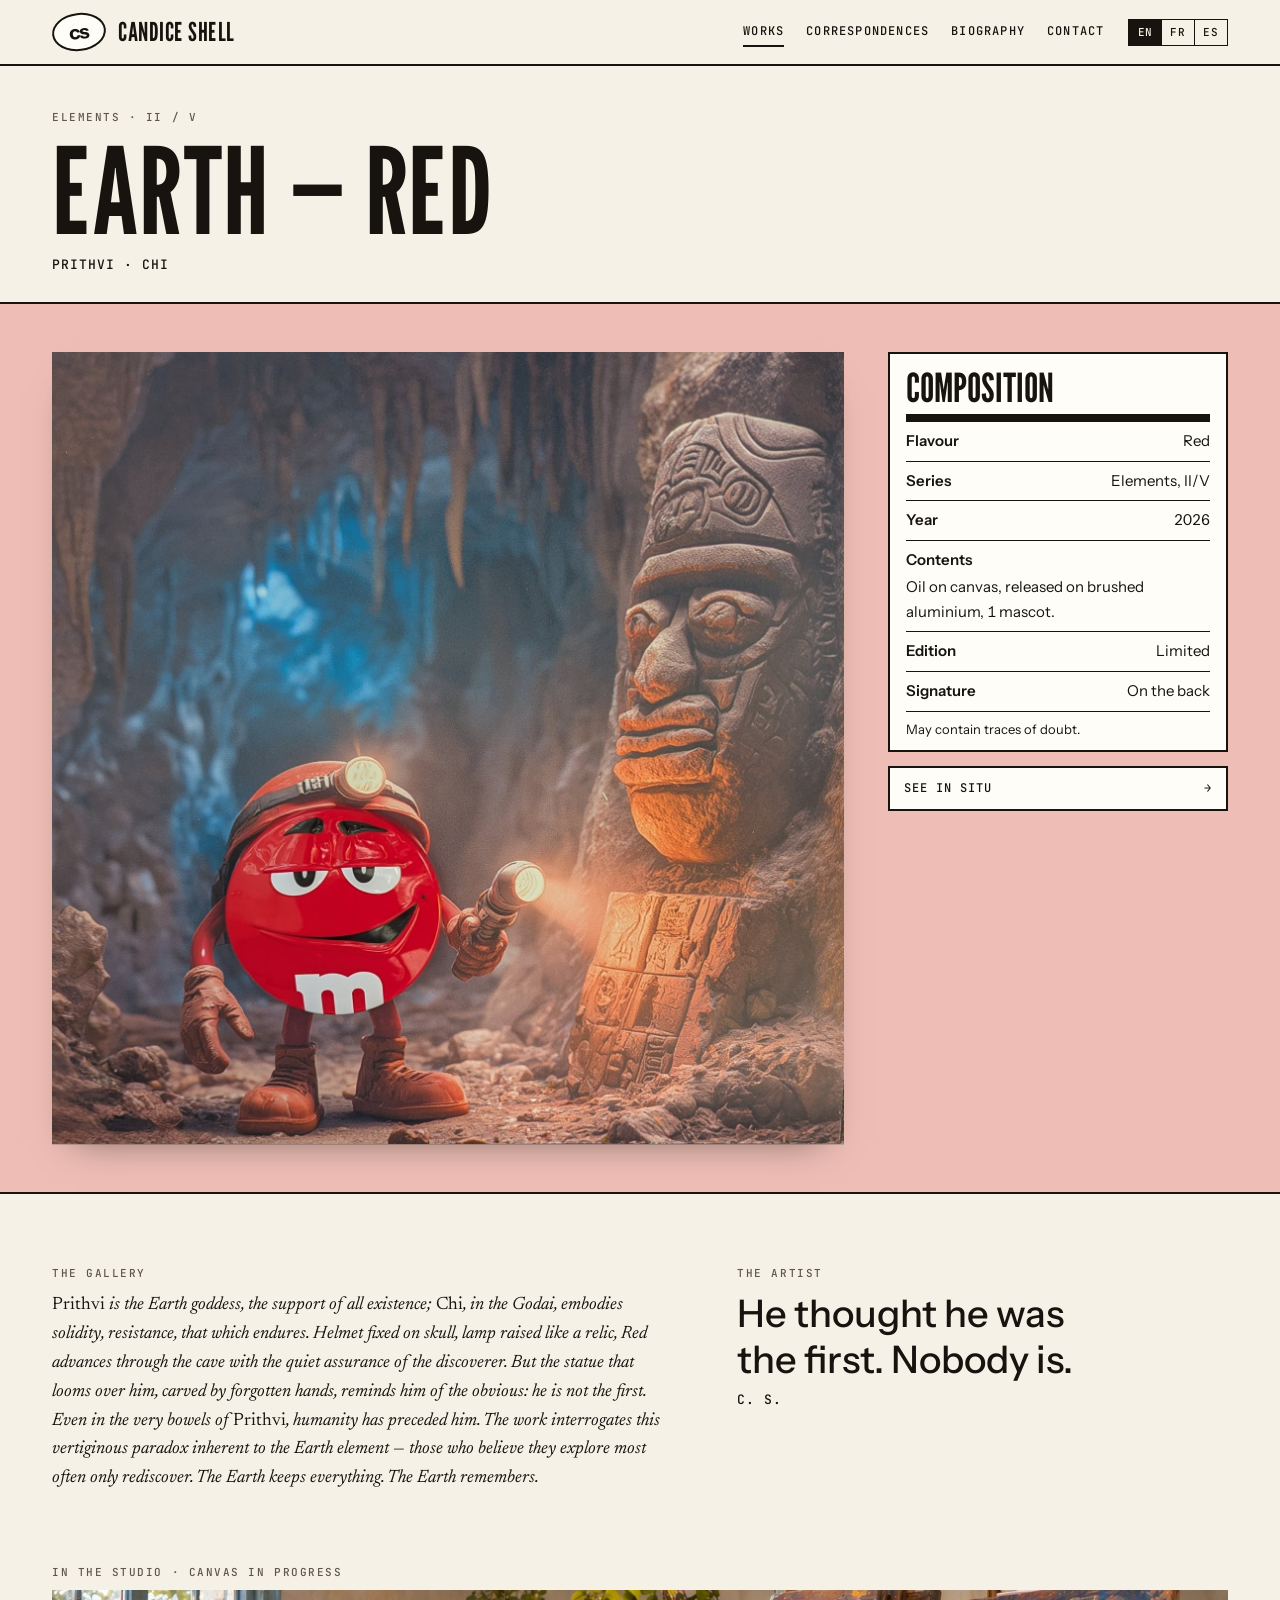
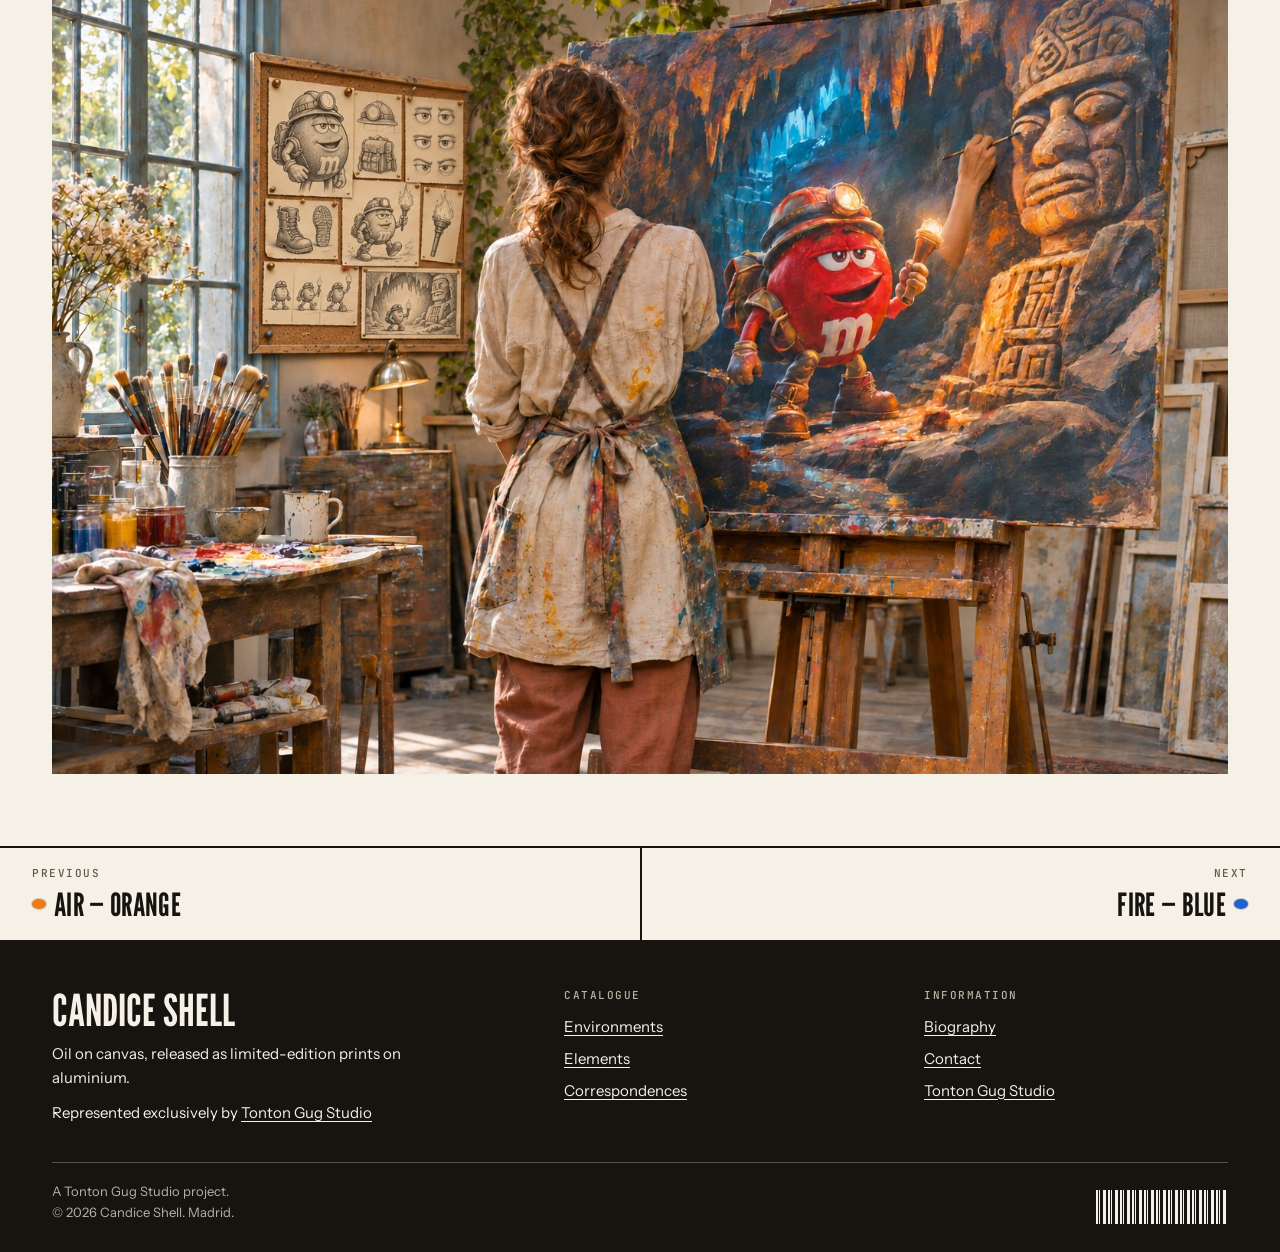
<file: work-earth.html>
<!doctype html>
<html lang="en" data-title="w.earth.t">
<head>
<meta charset="utf-8">
<meta name="viewport" content="width=device-width, initial-scale=1, viewport-fit=cover">
<meta name="claude:viewport-fit-sides" content="cover">
<title>Earth — Red · Candice Shell</title>
<meta name="description" content="He thought he was the first. Nobody is.">
<link rel="canonical" href="https://candice-shell.vercel.app/work-earth.html">
<meta property="og:type" content="website">
<meta property="og:url" content="https://candice-shell.vercel.app/work-earth.html">
<meta property="og:site_name" content="Candice Shell">
<meta property="og:title" content="Earth — Red · Candice Shell">
<meta property="og:description" content="He thought he was the first. Nobody is.">
<meta property="og:image" content="https://candice-shell.vercel.app/assets/works/earth.jpg">
<meta name="twitter:card" content="summary_large_image">
<link rel="icon" href="assets/favicon.svg" type="image/svg+xml">
<link rel="preconnect" href="https://fonts.googleapis.com">
<link rel="preconnect" href="https://fonts.gstatic.com" crossorigin>
<link rel="stylesheet" href="https://fonts.googleapis.com/css2?family=League+Gothic&family=Instrument+Sans:wght@400;500;600;700&family=Newsreader:ital,opsz,wght@1,6..72,400&family=JetBrains+Mono:wght@500&display=swap">
<link rel="stylesheet" href="site.css">
</head>
<body>
<header class="top"><div class="wrap top-in">
  <a class="brand" href="index.html"><span class="seal">cs</span><span class="brand-name">Candice Shell</span></a>
  <button class="menu-btn" type="button" aria-expanded="false" data-t="nav.menu">Menu</button>
  <nav class="nav" aria-label="Main">
    <a href="works.html" aria-current="page" data-t="nav.works">Works</a>
    <a href="correspondences.html" data-t="nav.corr">Correspondences</a>
    <a href="biography.html" data-t="nav.bio">Biography</a>
    <a href="contact.html" data-t="nav.contact">Contact</a>
  </nav>
  <div class="langs" role="group" aria-label="Language">
    <button type="button" data-lang="en" aria-pressed="true">EN</button><button type="button" data-lang="fr" aria-pressed="false">FR</button><button type="button" data-lang="es" aria-pressed="false">ES</button>
  </div>
</div></header>
<main>
<section class="work-top"><div class="wrap">
  <p class="label"><a href="works.html#series-2" style="text-decoration:none"><span data-t="s2.name">Elements</span> · II / V</a></p>
  <h1 class="display work-title" data-t="w.earth.t">Earth — Red</h1>
  <p class="work-sub" data-t="w.earth.s">Prithvi · Chi</p>
</div></section>
<section class="field" style="--c:var(--red)"><div class="wrap field-in">
  <button class="plate" type="button" data-lb="assets/works/earth.jpg" data-cap="w.earth.t"><img src="assets/works/earth.jpg" alt="Earth — Red" width="1600" height="1600"></button>
  <div class="side">
    <aside class="panel">
      <p class="panel-title" data-t="lab.title">Composition</p>
      <dl>
        <div><dt data-t="lab.flavour">Flavour</dt><dd data-t="col.red">Red</dd></div>
        <div><dt data-t="lab.series">Series</dt><dd><span data-t="s2.name">Elements</span>, II/V</dd></div>
        <div><dt data-t="lab.year">Year</dt><dd>2026</dd></div>
        <div class="stack"><dt data-t="lab.contents">Contents</dt><dd data-t="lab.contents.v">Oil on canvas, released on brushed aluminium, 1 mascot.</dd></div>
        <div><dt data-t="lab.edition">Edition</dt><dd data-t="lab.edition.v">Limited</dd></div>
        <div><dt data-t="lab.sign">Signature</dt><dd data-t="lab.sign.v">On the back</dd></div>
      </dl>
      <p class="panel-note" data-t="lab.note">May contain traces of doubt.</p>
    </aside>
    <button class="btn" type="button" data-lb="assets/situ/earth.jpg" data-cap="w.earth.situ"><span><span data-t="work.situ">See in situ</span></span><span aria-hidden="true">→</span></button>
  </div>
</div></section>
<section class="wrap voices">
  <div class="voice-block"><p class="label" data-t="work.gallery">The gallery</p><p class="gallery-voice" data-t="w.earth.g"><em>Prithvi</em> is the Earth goddess, the support of all existence; <em>Chi</em>, in the Godai, embodies solidity, resistance, that which endures. Helmet fixed on skull, lamp raised like a relic, Red advances through the cave with the quiet assurance of the discoverer. But the statue that looms over him, carved by forgotten hands, reminds him of the obvious: he is not the first. Even in the very bowels of <em>Prithvi</em>, humanity has preceded him. The work interrogates this vertiginous paradox inherent to the Earth element — those who believe they explore most often only rediscover. The Earth keeps everything. The Earth remembers.</p></div>
  <div class="voice-block"><p class="label" data-t="work.candice">The artist</p><p class="candice-voice cs-quote" data-t="w.earth.cs">He thought he was the first. Nobody is.</p><p class="cs-sign">C. S.</p></div>
</section>
<section class="wrap studio-shot">
  <p class="label" data-t="work.studio">In the studio · canvas in progress</p>
  <button type="button" data-lb="assets/studio/earth.jpg" data-cap="bio.cap.earth"><img src="assets/studio/earth.jpg" alt="Earth, canvas in progress" loading="lazy"></button>
</section>
<nav class="pager" aria-label="Works">
  <a href="work-air.html" style="--c:var(--orange)"><span class="label" data-t="work.prev">Previous</span><span class="card-title"><i class="pip"></i><span data-t="w.air.t">Air — Orange</span></span></a>
  <a href="work-fire.html" style="--c:var(--blue)"><span class="label" data-t="work.next">Next</span><span class="card-title"><span data-t="w.fire.t">Fire — Blue</span><i class="pip"></i></span></a>
</nav>
</main>
<footer class="foot"><div class="wrap">
  <div class="foot-grid">
    <div>
      <div class="foot-name">Candice Shell</div>
      <p class="foot-rep" data-t="foot.line">Oil on canvas, released as limited-edition prints on aluminium.</p>
      <p class="foot-rep"><span data-t="foot.rep">Represented exclusively by</span> <a href="https://tonton-gug-studio.vercel.app/arts.html">Tonton Gug Studio</a></p>
    </div>
    <div><p class="label" data-t="foot.cat">Catalogue</p><ul><li><a href="works.html#series-1"><span data-t="s1.name">Environments</span></a></li><li><a href="works.html#series-2"><span data-t="s2.name">Elements</span></a></li><li><a href="correspondences.html"><span data-t="nav.corr">Correspondences</span></a></li></ul></div>
    <div><p class="label" data-t="foot.info">Information</p><ul><li><a href="biography.html"><span data-t="nav.bio">Biography</span></a></li><li><a href="contact.html"><span data-t="nav.contact">Contact</span></a></li><li><a href="https://tonton-gug-studio.vercel.app">Tonton Gug Studio</a></li></ul></div>
  </div>
  <div class="foot-base">
    <div><p data-t="foot.fiction">A Tonton Gug Studio project.</p><p data-t="foot.rights">© 2026 Candice Shell. Madrid.</p></div>
    <div class="barcode" aria-hidden="true"></div>
  </div>
</div></footer>
<div class="lb" id="lb" hidden role="dialog" aria-modal="true"><button class="lb-close" type="button" data-t="ui.close">Close</button><img alt=""><p class="lb-cap"></p></div>
<script src="i18n.js"></script>
<script src="site.js"></script>
</body>
</html>
</file>
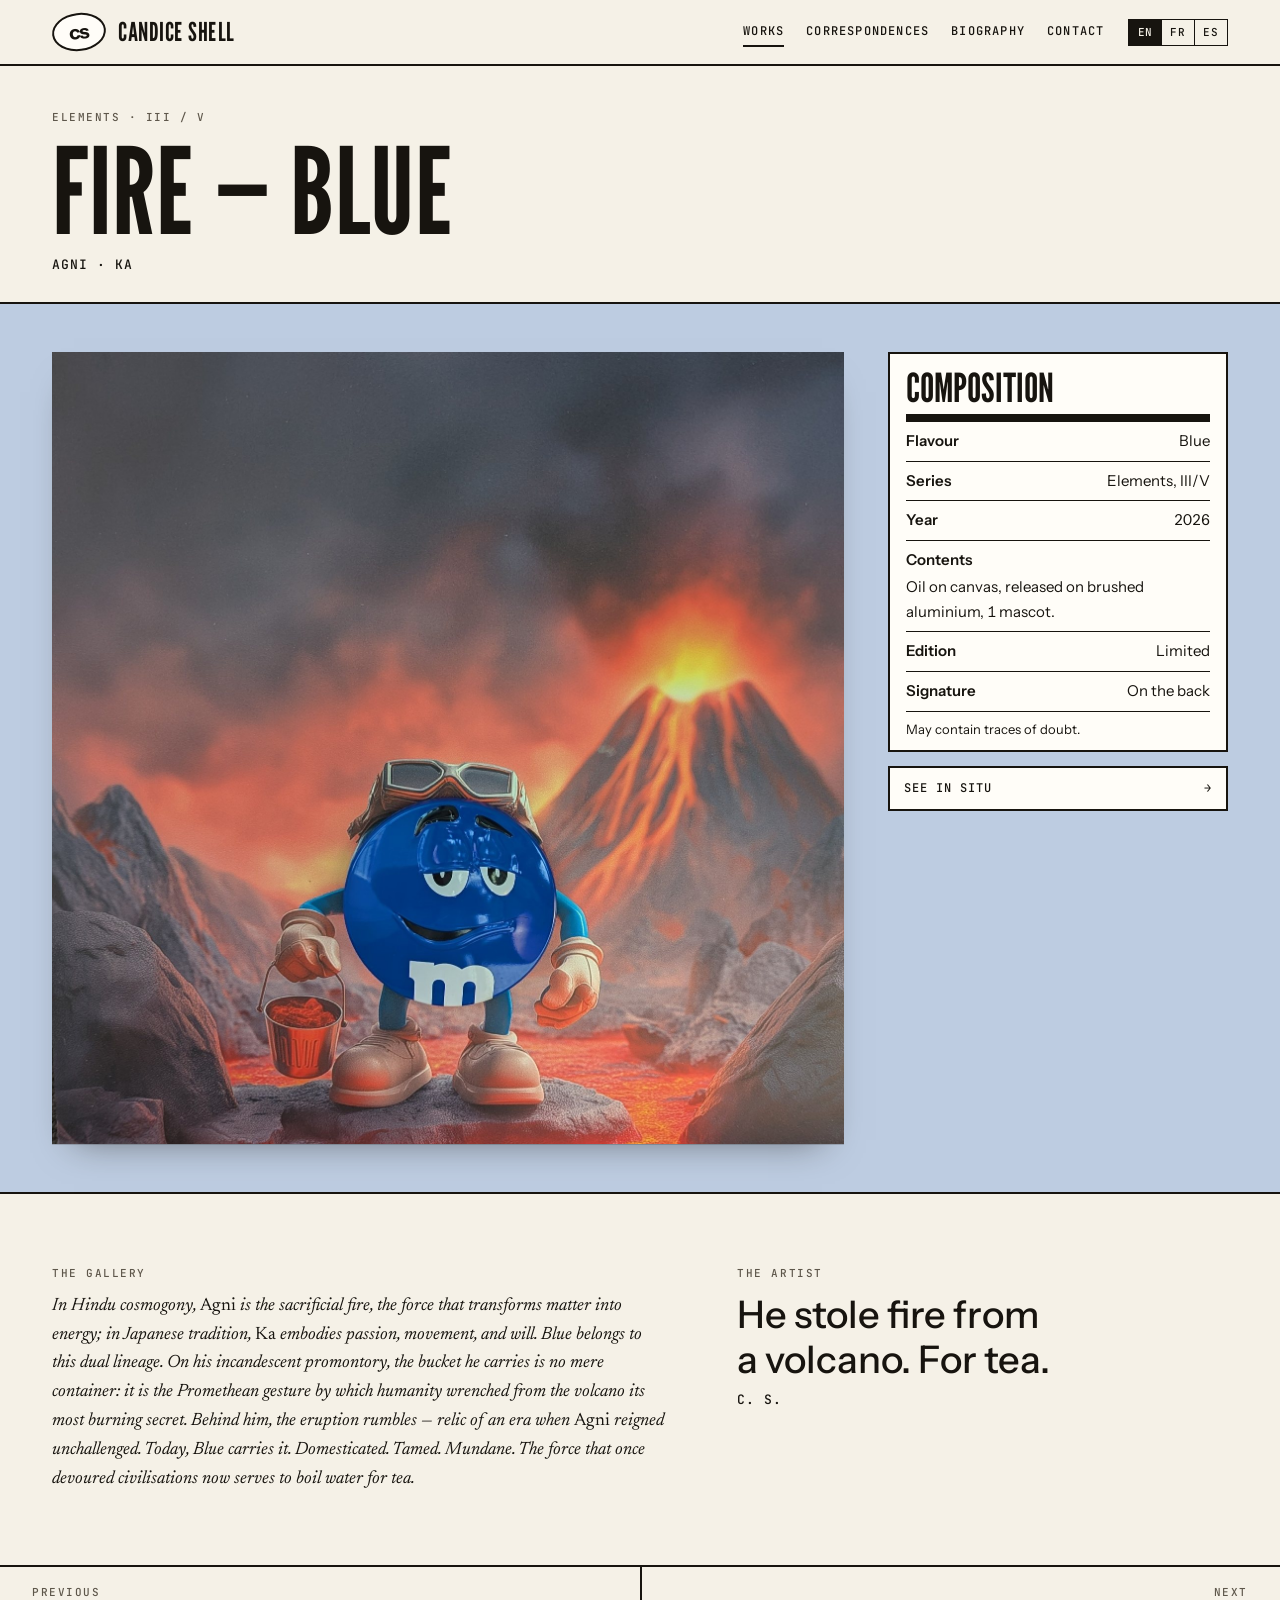
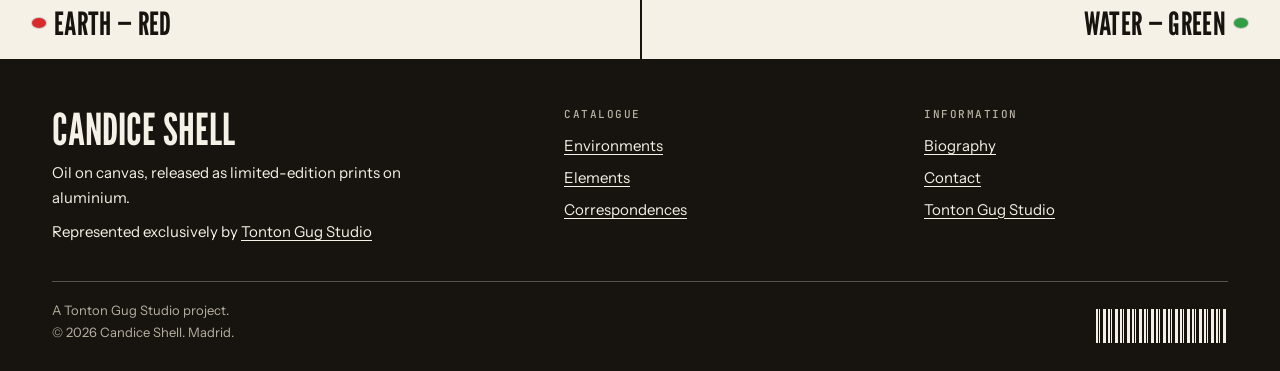
<file: work-fire.html>
<!doctype html>
<html lang="en" data-title="w.fire.t">
<head>
<meta charset="utf-8">
<meta name="viewport" content="width=device-width, initial-scale=1, viewport-fit=cover">
<meta name="claude:viewport-fit-sides" content="cover">
<title>Fire — Blue · Candice Shell</title>
<meta name="description" content="He stole fire from a volcano. For tea.">
<link rel="canonical" href="https://candice-shell.vercel.app/work-fire.html">
<meta property="og:type" content="website">
<meta property="og:url" content="https://candice-shell.vercel.app/work-fire.html">
<meta property="og:site_name" content="Candice Shell">
<meta property="og:title" content="Fire — Blue · Candice Shell">
<meta property="og:description" content="He stole fire from a volcano. For tea.">
<meta property="og:image" content="https://candice-shell.vercel.app/assets/works/fire.jpg">
<meta name="twitter:card" content="summary_large_image">
<link rel="icon" href="assets/favicon.svg" type="image/svg+xml">
<link rel="preconnect" href="https://fonts.googleapis.com">
<link rel="preconnect" href="https://fonts.gstatic.com" crossorigin>
<link rel="stylesheet" href="https://fonts.googleapis.com/css2?family=League+Gothic&family=Instrument+Sans:wght@400;500;600;700&family=Newsreader:ital,opsz,wght@1,6..72,400&family=JetBrains+Mono:wght@500&display=swap">
<link rel="stylesheet" href="site.css">
</head>
<body>
<header class="top"><div class="wrap top-in">
  <a class="brand" href="index.html"><span class="seal">cs</span><span class="brand-name">Candice Shell</span></a>
  <button class="menu-btn" type="button" aria-expanded="false" data-t="nav.menu">Menu</button>
  <nav class="nav" aria-label="Main">
    <a href="works.html" aria-current="page" data-t="nav.works">Works</a>
    <a href="correspondences.html" data-t="nav.corr">Correspondences</a>
    <a href="biography.html" data-t="nav.bio">Biography</a>
    <a href="contact.html" data-t="nav.contact">Contact</a>
  </nav>
  <div class="langs" role="group" aria-label="Language">
    <button type="button" data-lang="en" aria-pressed="true">EN</button><button type="button" data-lang="fr" aria-pressed="false">FR</button><button type="button" data-lang="es" aria-pressed="false">ES</button>
  </div>
</div></header>
<main>
<section class="work-top"><div class="wrap">
  <p class="label"><a href="works.html#series-2" style="text-decoration:none"><span data-t="s2.name">Elements</span> · III / V</a></p>
  <h1 class="display work-title" data-t="w.fire.t">Fire — Blue</h1>
  <p class="work-sub" data-t="w.fire.s">Agni · Ka</p>
</div></section>
<section class="field" style="--c:var(--blue)"><div class="wrap field-in">
  <button class="plate" type="button" data-lb="assets/works/fire.jpg" data-cap="w.fire.t"><img src="assets/works/fire.jpg" alt="Fire — Blue" width="1600" height="1600"></button>
  <div class="side">
    <aside class="panel">
      <p class="panel-title" data-t="lab.title">Composition</p>
      <dl>
        <div><dt data-t="lab.flavour">Flavour</dt><dd data-t="col.blue">Blue</dd></div>
        <div><dt data-t="lab.series">Series</dt><dd><span data-t="s2.name">Elements</span>, III/V</dd></div>
        <div><dt data-t="lab.year">Year</dt><dd>2026</dd></div>
        <div class="stack"><dt data-t="lab.contents">Contents</dt><dd data-t="lab.contents.v">Oil on canvas, released on brushed aluminium, 1 mascot.</dd></div>
        <div><dt data-t="lab.edition">Edition</dt><dd data-t="lab.edition.v">Limited</dd></div>
        <div><dt data-t="lab.sign">Signature</dt><dd data-t="lab.sign.v">On the back</dd></div>
      </dl>
      <p class="panel-note" data-t="lab.note">May contain traces of doubt.</p>
    </aside>
    <button class="btn" type="button" data-lb="assets/situ/fire.jpg" data-cap="w.fire.situ"><span><span data-t="work.situ">See in situ</span></span><span aria-hidden="true">→</span></button>
  </div>
</div></section>
<section class="wrap voices">
  <div class="voice-block"><p class="label" data-t="work.gallery">The gallery</p><p class="gallery-voice" data-t="w.fire.g">In Hindu cosmogony, <em>Agni</em> is the sacrificial fire, the force that transforms matter into energy; in Japanese tradition, <em>Ka</em> embodies passion, movement, and will. Blue belongs to this dual lineage. On his incandescent promontory, the bucket he carries is no mere container: it is the Promethean gesture by which humanity wrenched from the volcano its most burning secret. Behind him, the eruption rumbles — relic of an era when <em>Agni</em> reigned unchallenged. Today, Blue carries it. Domesticated. Tamed. Mundane. The force that once devoured civilisations now serves to boil water for tea.</p></div>
  <div class="voice-block"><p class="label" data-t="work.candice">The artist</p><p class="candice-voice cs-quote" data-t="w.fire.cs">He stole fire from a volcano. For tea.</p><p class="cs-sign">C. S.</p></div>
</section>

<nav class="pager" aria-label="Works">
  <a href="work-earth.html" style="--c:var(--red)"><span class="label" data-t="work.prev">Previous</span><span class="card-title"><i class="pip"></i><span data-t="w.earth.t">Earth — Red</span></span></a>
  <a href="work-water.html" style="--c:var(--green)"><span class="label" data-t="work.next">Next</span><span class="card-title"><span data-t="w.water.t">Water — Green</span><i class="pip"></i></span></a>
</nav>
</main>
<footer class="foot"><div class="wrap">
  <div class="foot-grid">
    <div>
      <div class="foot-name">Candice Shell</div>
      <p class="foot-rep" data-t="foot.line">Oil on canvas, released as limited-edition prints on aluminium.</p>
      <p class="foot-rep"><span data-t="foot.rep">Represented exclusively by</span> <a href="https://tonton-gug-studio.vercel.app/arts.html">Tonton Gug Studio</a></p>
    </div>
    <div><p class="label" data-t="foot.cat">Catalogue</p><ul><li><a href="works.html#series-1"><span data-t="s1.name">Environments</span></a></li><li><a href="works.html#series-2"><span data-t="s2.name">Elements</span></a></li><li><a href="correspondences.html"><span data-t="nav.corr">Correspondences</span></a></li></ul></div>
    <div><p class="label" data-t="foot.info">Information</p><ul><li><a href="biography.html"><span data-t="nav.bio">Biography</span></a></li><li><a href="contact.html"><span data-t="nav.contact">Contact</span></a></li><li><a href="https://tonton-gug-studio.vercel.app">Tonton Gug Studio</a></li></ul></div>
  </div>
  <div class="foot-base">
    <div><p data-t="foot.fiction">A Tonton Gug Studio project.</p><p data-t="foot.rights">© 2026 Candice Shell. Madrid.</p></div>
    <div class="barcode" aria-hidden="true"></div>
  </div>
</div></footer>
<div class="lb" id="lb" hidden role="dialog" aria-modal="true"><button class="lb-close" type="button" data-t="ui.close">Close</button><img alt=""><p class="lb-cap"></p></div>
<script src="i18n.js"></script>
<script src="site.js"></script>
</body>
</html>
</file>
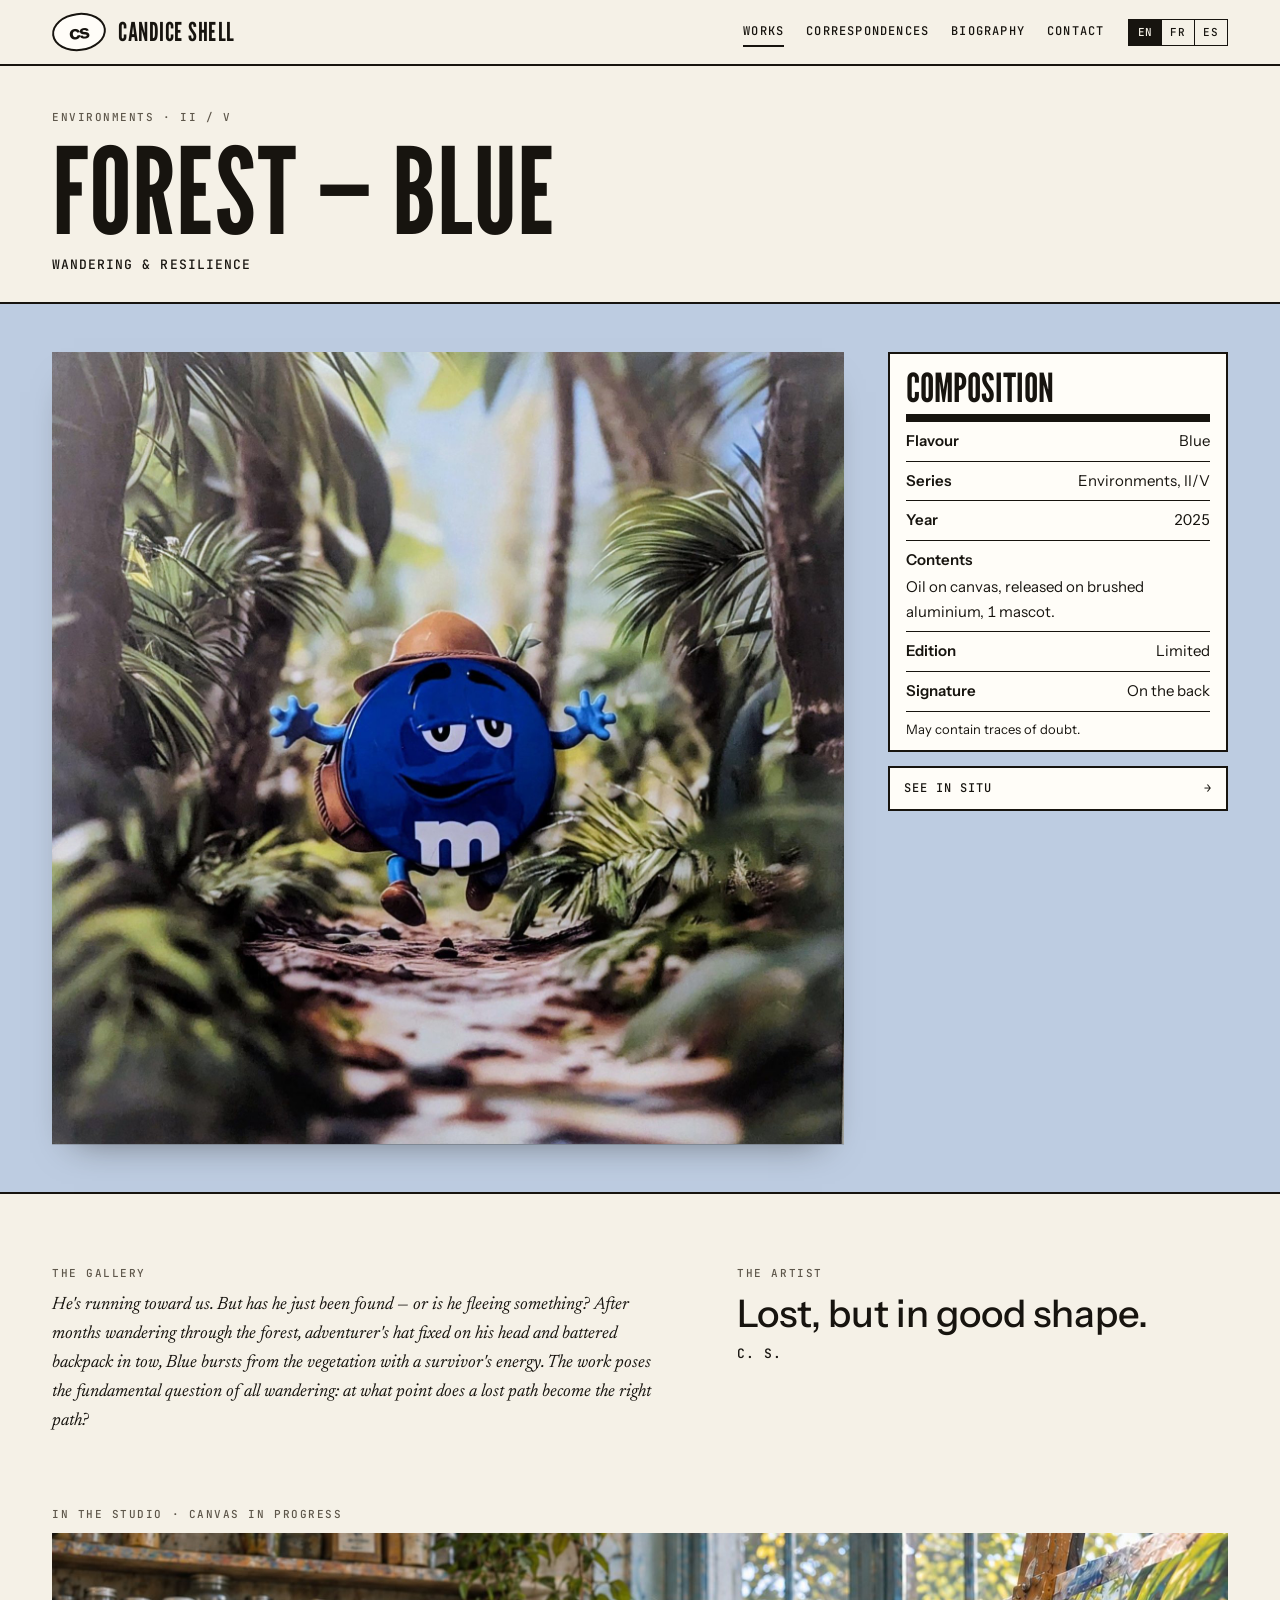
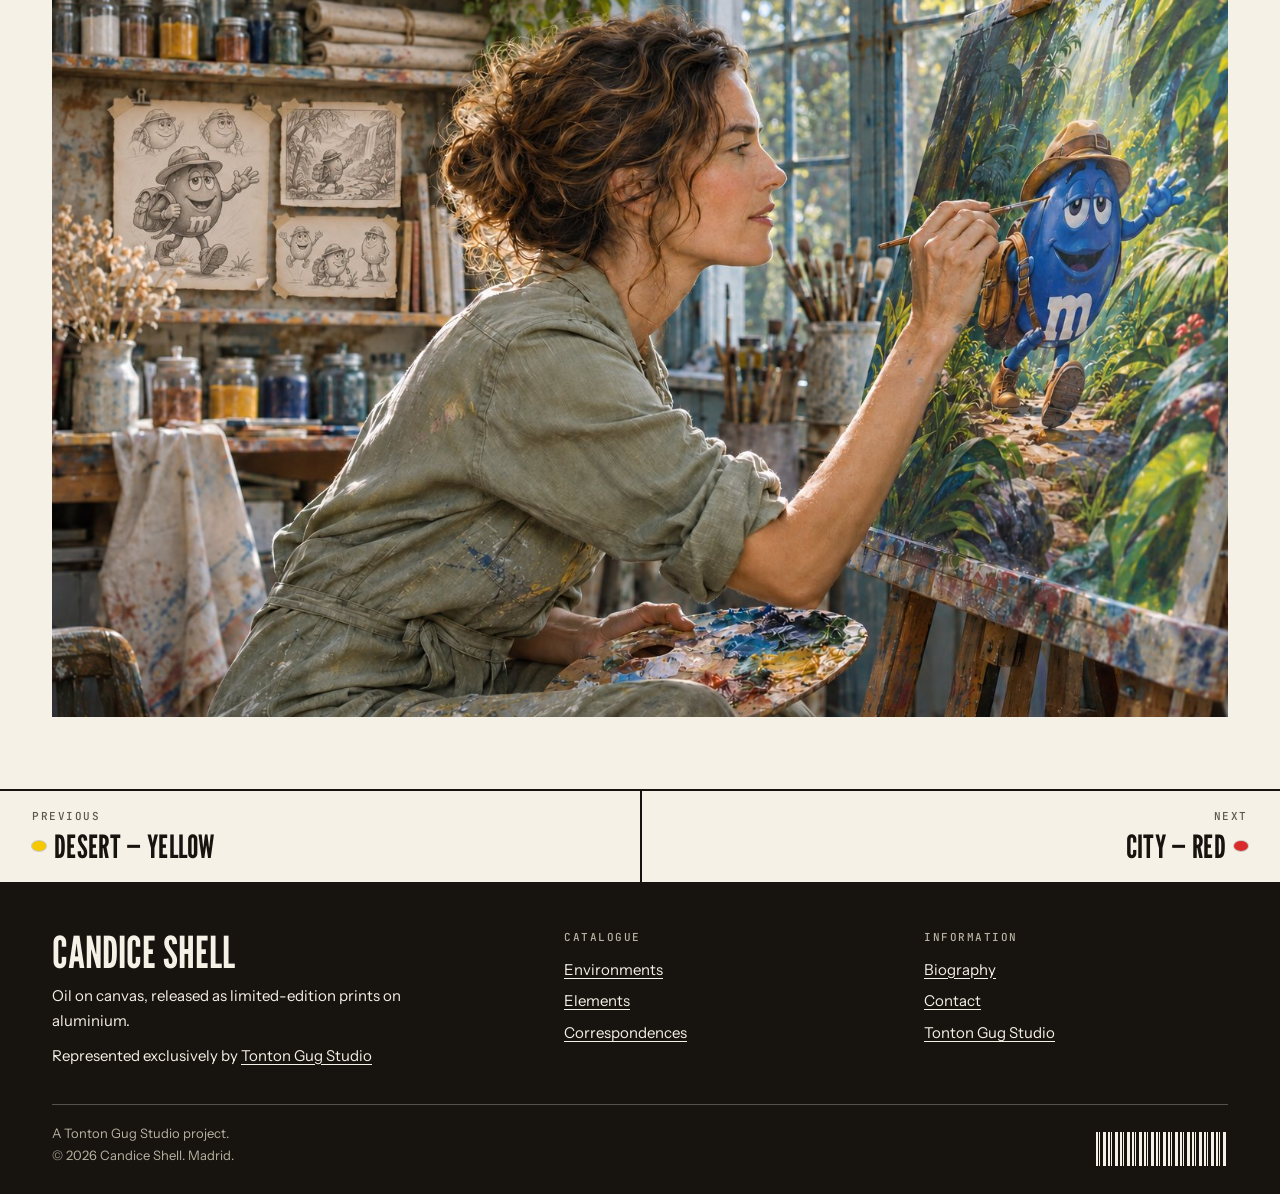
<file: work-forest.html>
<!doctype html>
<html lang="en" data-title="w.forest.t">
<head>
<meta charset="utf-8">
<meta name="viewport" content="width=device-width, initial-scale=1, viewport-fit=cover">
<meta name="claude:viewport-fit-sides" content="cover">
<title>Forest — Blue · Candice Shell</title>
<meta name="description" content="Lost, but in good shape.">
<link rel="canonical" href="https://candice-shell.vercel.app/work-forest.html">
<meta property="og:type" content="website">
<meta property="og:url" content="https://candice-shell.vercel.app/work-forest.html">
<meta property="og:site_name" content="Candice Shell">
<meta property="og:title" content="Forest — Blue · Candice Shell">
<meta property="og:description" content="Lost, but in good shape.">
<meta property="og:image" content="https://candice-shell.vercel.app/assets/works/forest.jpg">
<meta name="twitter:card" content="summary_large_image">
<link rel="icon" href="assets/favicon.svg" type="image/svg+xml">
<link rel="preconnect" href="https://fonts.googleapis.com">
<link rel="preconnect" href="https://fonts.gstatic.com" crossorigin>
<link rel="stylesheet" href="https://fonts.googleapis.com/css2?family=League+Gothic&family=Instrument+Sans:wght@400;500;600;700&family=Newsreader:ital,opsz,wght@1,6..72,400&family=JetBrains+Mono:wght@500&display=swap">
<link rel="stylesheet" href="site.css">
</head>
<body>
<header class="top"><div class="wrap top-in">
  <a class="brand" href="index.html"><span class="seal">cs</span><span class="brand-name">Candice Shell</span></a>
  <button class="menu-btn" type="button" aria-expanded="false" data-t="nav.menu">Menu</button>
  <nav class="nav" aria-label="Main">
    <a href="works.html" aria-current="page" data-t="nav.works">Works</a>
    <a href="correspondences.html" data-t="nav.corr">Correspondences</a>
    <a href="biography.html" data-t="nav.bio">Biography</a>
    <a href="contact.html" data-t="nav.contact">Contact</a>
  </nav>
  <div class="langs" role="group" aria-label="Language">
    <button type="button" data-lang="en" aria-pressed="true">EN</button><button type="button" data-lang="fr" aria-pressed="false">FR</button><button type="button" data-lang="es" aria-pressed="false">ES</button>
  </div>
</div></header>
<main>
<section class="work-top"><div class="wrap">
  <p class="label"><a href="works.html#series-1" style="text-decoration:none"><span data-t="s1.name">Environments</span> · II / V</a></p>
  <h1 class="display work-title" data-t="w.forest.t">Forest — Blue</h1>
  <p class="work-sub" data-t="w.forest.s">Wandering &amp; Resilience</p>
</div></section>
<section class="field" style="--c:var(--blue)"><div class="wrap field-in">
  <button class="plate" type="button" data-lb="assets/works/forest.jpg" data-cap="w.forest.t"><img src="assets/works/forest.jpg" alt="Forest — Blue" width="1600" height="1600"></button>
  <div class="side">
    <aside class="panel">
      <p class="panel-title" data-t="lab.title">Composition</p>
      <dl>
        <div><dt data-t="lab.flavour">Flavour</dt><dd data-t="col.blue">Blue</dd></div>
        <div><dt data-t="lab.series">Series</dt><dd><span data-t="s1.name">Environments</span>, II/V</dd></div>
        <div><dt data-t="lab.year">Year</dt><dd>2025</dd></div>
        <div class="stack"><dt data-t="lab.contents">Contents</dt><dd data-t="lab.contents.v">Oil on canvas, released on brushed aluminium, 1 mascot.</dd></div>
        <div><dt data-t="lab.edition">Edition</dt><dd data-t="lab.edition.v">Limited</dd></div>
        <div><dt data-t="lab.sign">Signature</dt><dd data-t="lab.sign.v">On the back</dd></div>
      </dl>
      <p class="panel-note" data-t="lab.note">May contain traces of doubt.</p>
    </aside>
    <button class="btn" type="button" data-lb="assets/situ/forest.jpg" data-cap="w.forest.situ"><span><span data-t="work.situ">See in situ</span></span><span aria-hidden="true">→</span></button>
  </div>
</div></section>
<section class="wrap voices">
  <div class="voice-block"><p class="label" data-t="work.gallery">The gallery</p><p class="gallery-voice" data-t="w.forest.g">He's running toward us. But has he just been found — or is he fleeing something? After months wandering through the forest, adventurer's hat fixed on his head and battered backpack in tow, Blue bursts from the vegetation with a survivor's energy. The work poses the fundamental question of all wandering: at what point does a lost path become the right path?</p></div>
  <div class="voice-block"><p class="label" data-t="work.candice">The artist</p><p class="candice-voice cs-quote" data-t="w.forest.cs">Lost, but in good shape.</p><p class="cs-sign">C. S.</p></div>
</section>
<section class="wrap studio-shot">
  <p class="label" data-t="work.studio">In the studio · canvas in progress</p>
  <button type="button" data-lb="assets/studio/forest.jpg" data-cap="bio.cap.forest"><img src="assets/studio/forest.jpg" alt="Forest, canvas in progress" loading="lazy"></button>
</section>
<nav class="pager" aria-label="Works">
  <a href="work-desert.html" style="--c:var(--yellow)"><span class="label" data-t="work.prev">Previous</span><span class="card-title"><i class="pip"></i><span data-t="w.desert.t">Desert — Yellow</span></span></a>
  <a href="work-city.html" style="--c:var(--red)"><span class="label" data-t="work.next">Next</span><span class="card-title"><span data-t="w.city.t">City — Red</span><i class="pip"></i></span></a>
</nav>
</main>
<footer class="foot"><div class="wrap">
  <div class="foot-grid">
    <div>
      <div class="foot-name">Candice Shell</div>
      <p class="foot-rep" data-t="foot.line">Oil on canvas, released as limited-edition prints on aluminium.</p>
      <p class="foot-rep"><span data-t="foot.rep">Represented exclusively by</span> <a href="https://tonton-gug-studio.vercel.app/arts.html">Tonton Gug Studio</a></p>
    </div>
    <div><p class="label" data-t="foot.cat">Catalogue</p><ul><li><a href="works.html#series-1"><span data-t="s1.name">Environments</span></a></li><li><a href="works.html#series-2"><span data-t="s2.name">Elements</span></a></li><li><a href="correspondences.html"><span data-t="nav.corr">Correspondences</span></a></li></ul></div>
    <div><p class="label" data-t="foot.info">Information</p><ul><li><a href="biography.html"><span data-t="nav.bio">Biography</span></a></li><li><a href="contact.html"><span data-t="nav.contact">Contact</span></a></li><li><a href="https://tonton-gug-studio.vercel.app">Tonton Gug Studio</a></li></ul></div>
  </div>
  <div class="foot-base">
    <div><p data-t="foot.fiction">A Tonton Gug Studio project.</p><p data-t="foot.rights">© 2026 Candice Shell. Madrid.</p></div>
    <div class="barcode" aria-hidden="true"></div>
  </div>
</div></footer>
<div class="lb" id="lb" hidden role="dialog" aria-modal="true"><button class="lb-close" type="button" data-t="ui.close">Close</button><img alt=""><p class="lb-cap"></p></div>
<script src="i18n.js"></script>
<script src="site.js"></script>
</body>
</html>
</file>
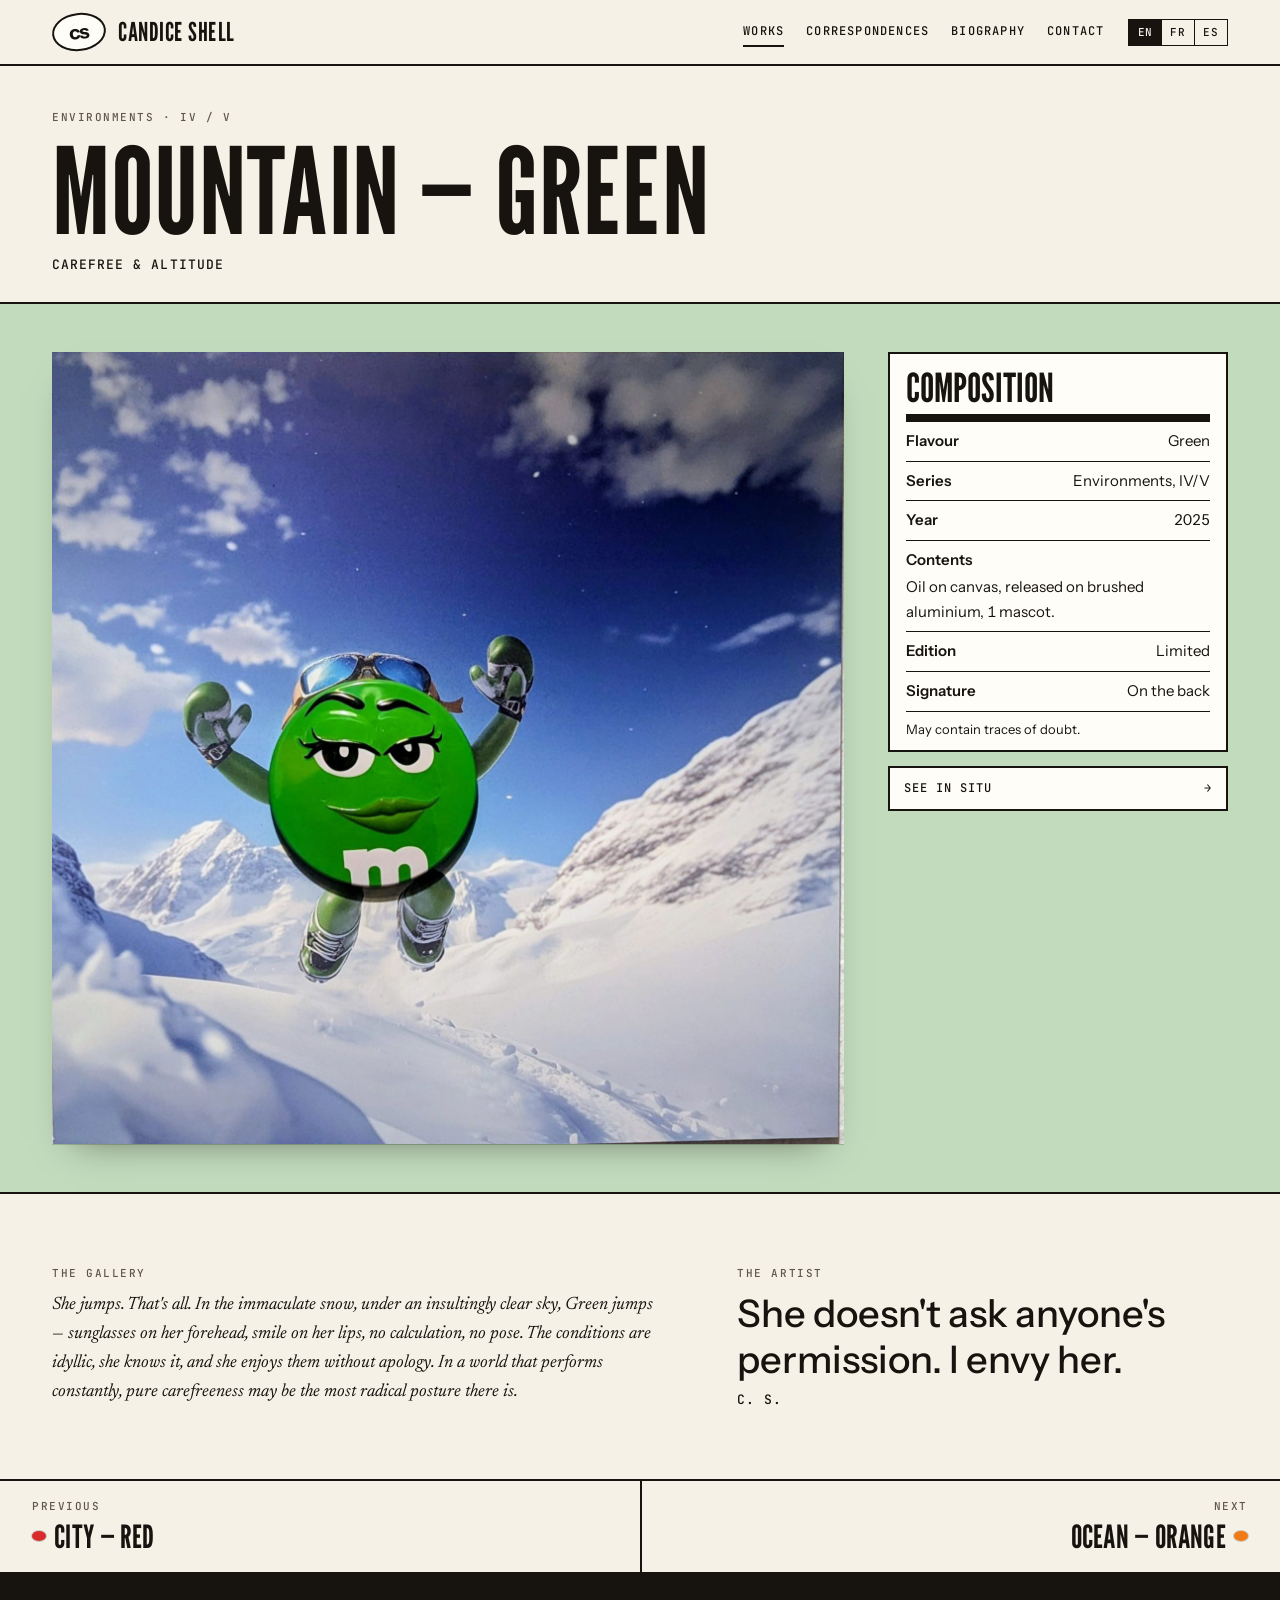
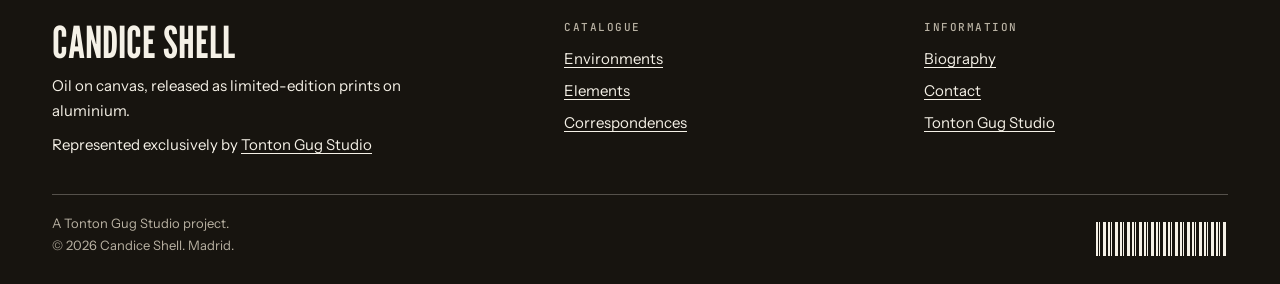
<file: work-mountain.html>
<!doctype html>
<html lang="en" data-title="w.mountain.t">
<head>
<meta charset="utf-8">
<meta name="viewport" content="width=device-width, initial-scale=1, viewport-fit=cover">
<meta name="claude:viewport-fit-sides" content="cover">
<title>Mountain — Green · Candice Shell</title>
<meta name="description" content="She doesn't ask anyone's permission. I envy her.">
<link rel="canonical" href="https://candice-shell.vercel.app/work-mountain.html">
<meta property="og:type" content="website">
<meta property="og:url" content="https://candice-shell.vercel.app/work-mountain.html">
<meta property="og:site_name" content="Candice Shell">
<meta property="og:title" content="Mountain — Green · Candice Shell">
<meta property="og:description" content="She doesn't ask anyone's permission. I envy her.">
<meta property="og:image" content="https://candice-shell.vercel.app/assets/works/mountain.jpg">
<meta name="twitter:card" content="summary_large_image">
<link rel="icon" href="assets/favicon.svg" type="image/svg+xml">
<link rel="preconnect" href="https://fonts.googleapis.com">
<link rel="preconnect" href="https://fonts.gstatic.com" crossorigin>
<link rel="stylesheet" href="https://fonts.googleapis.com/css2?family=League+Gothic&family=Instrument+Sans:wght@400;500;600;700&family=Newsreader:ital,opsz,wght@1,6..72,400&family=JetBrains+Mono:wght@500&display=swap">
<link rel="stylesheet" href="site.css">
</head>
<body>
<header class="top"><div class="wrap top-in">
  <a class="brand" href="index.html"><span class="seal">cs</span><span class="brand-name">Candice Shell</span></a>
  <button class="menu-btn" type="button" aria-expanded="false" data-t="nav.menu">Menu</button>
  <nav class="nav" aria-label="Main">
    <a href="works.html" aria-current="page" data-t="nav.works">Works</a>
    <a href="correspondences.html" data-t="nav.corr">Correspondences</a>
    <a href="biography.html" data-t="nav.bio">Biography</a>
    <a href="contact.html" data-t="nav.contact">Contact</a>
  </nav>
  <div class="langs" role="group" aria-label="Language">
    <button type="button" data-lang="en" aria-pressed="true">EN</button><button type="button" data-lang="fr" aria-pressed="false">FR</button><button type="button" data-lang="es" aria-pressed="false">ES</button>
  </div>
</div></header>
<main>
<section class="work-top"><div class="wrap">
  <p class="label"><a href="works.html#series-1" style="text-decoration:none"><span data-t="s1.name">Environments</span> · IV / V</a></p>
  <h1 class="display work-title" data-t="w.mountain.t">Mountain — Green</h1>
  <p class="work-sub" data-t="w.mountain.s">Carefree &amp; Altitude</p>
</div></section>
<section class="field" style="--c:var(--green)"><div class="wrap field-in">
  <button class="plate" type="button" data-lb="assets/works/mountain.jpg" data-cap="w.mountain.t"><img src="assets/works/mountain.jpg" alt="Mountain — Green" width="1600" height="1600"></button>
  <div class="side">
    <aside class="panel">
      <p class="panel-title" data-t="lab.title">Composition</p>
      <dl>
        <div><dt data-t="lab.flavour">Flavour</dt><dd data-t="col.green">Green</dd></div>
        <div><dt data-t="lab.series">Series</dt><dd><span data-t="s1.name">Environments</span>, IV/V</dd></div>
        <div><dt data-t="lab.year">Year</dt><dd>2025</dd></div>
        <div class="stack"><dt data-t="lab.contents">Contents</dt><dd data-t="lab.contents.v">Oil on canvas, released on brushed aluminium, 1 mascot.</dd></div>
        <div><dt data-t="lab.edition">Edition</dt><dd data-t="lab.edition.v">Limited</dd></div>
        <div><dt data-t="lab.sign">Signature</dt><dd data-t="lab.sign.v">On the back</dd></div>
      </dl>
      <p class="panel-note" data-t="lab.note">May contain traces of doubt.</p>
    </aside>
    <button class="btn" type="button" data-lb="assets/situ/mountain.jpg" data-cap="w.mountain.situ"><span><span data-t="work.situ">See in situ</span></span><span aria-hidden="true">→</span></button>
  </div>
</div></section>
<section class="wrap voices">
  <div class="voice-block"><p class="label" data-t="work.gallery">The gallery</p><p class="gallery-voice" data-t="w.mountain.g">She jumps. That's all. In the immaculate snow, under an insultingly clear sky, Green jumps — sunglasses on her forehead, smile on her lips, no calculation, no pose. The conditions are idyllic, she knows it, and she enjoys them without apology. In a world that performs constantly, pure carefreeness may be the most radical posture there is.</p></div>
  <div class="voice-block"><p class="label" data-t="work.candice">The artist</p><p class="candice-voice cs-quote" data-t="w.mountain.cs">She doesn't ask anyone's permission. I envy her.</p><p class="cs-sign">C. S.</p></div>
</section>

<nav class="pager" aria-label="Works">
  <a href="work-city.html" style="--c:var(--red)"><span class="label" data-t="work.prev">Previous</span><span class="card-title"><i class="pip"></i><span data-t="w.city.t">City — Red</span></span></a>
  <a href="work-ocean.html" style="--c:var(--orange)"><span class="label" data-t="work.next">Next</span><span class="card-title"><span data-t="w.ocean.t">Ocean — Orange</span><i class="pip"></i></span></a>
</nav>
</main>
<footer class="foot"><div class="wrap">
  <div class="foot-grid">
    <div>
      <div class="foot-name">Candice Shell</div>
      <p class="foot-rep" data-t="foot.line">Oil on canvas, released as limited-edition prints on aluminium.</p>
      <p class="foot-rep"><span data-t="foot.rep">Represented exclusively by</span> <a href="https://tonton-gug-studio.vercel.app/arts.html">Tonton Gug Studio</a></p>
    </div>
    <div><p class="label" data-t="foot.cat">Catalogue</p><ul><li><a href="works.html#series-1"><span data-t="s1.name">Environments</span></a></li><li><a href="works.html#series-2"><span data-t="s2.name">Elements</span></a></li><li><a href="correspondences.html"><span data-t="nav.corr">Correspondences</span></a></li></ul></div>
    <div><p class="label" data-t="foot.info">Information</p><ul><li><a href="biography.html"><span data-t="nav.bio">Biography</span></a></li><li><a href="contact.html"><span data-t="nav.contact">Contact</span></a></li><li><a href="https://tonton-gug-studio.vercel.app">Tonton Gug Studio</a></li></ul></div>
  </div>
  <div class="foot-base">
    <div><p data-t="foot.fiction">A Tonton Gug Studio project.</p><p data-t="foot.rights">© 2026 Candice Shell. Madrid.</p></div>
    <div class="barcode" aria-hidden="true"></div>
  </div>
</div></footer>
<div class="lb" id="lb" hidden role="dialog" aria-modal="true"><button class="lb-close" type="button" data-t="ui.close">Close</button><img alt=""><p class="lb-cap"></p></div>
<script src="i18n.js"></script>
<script src="site.js"></script>
</body>
</html>
</file>
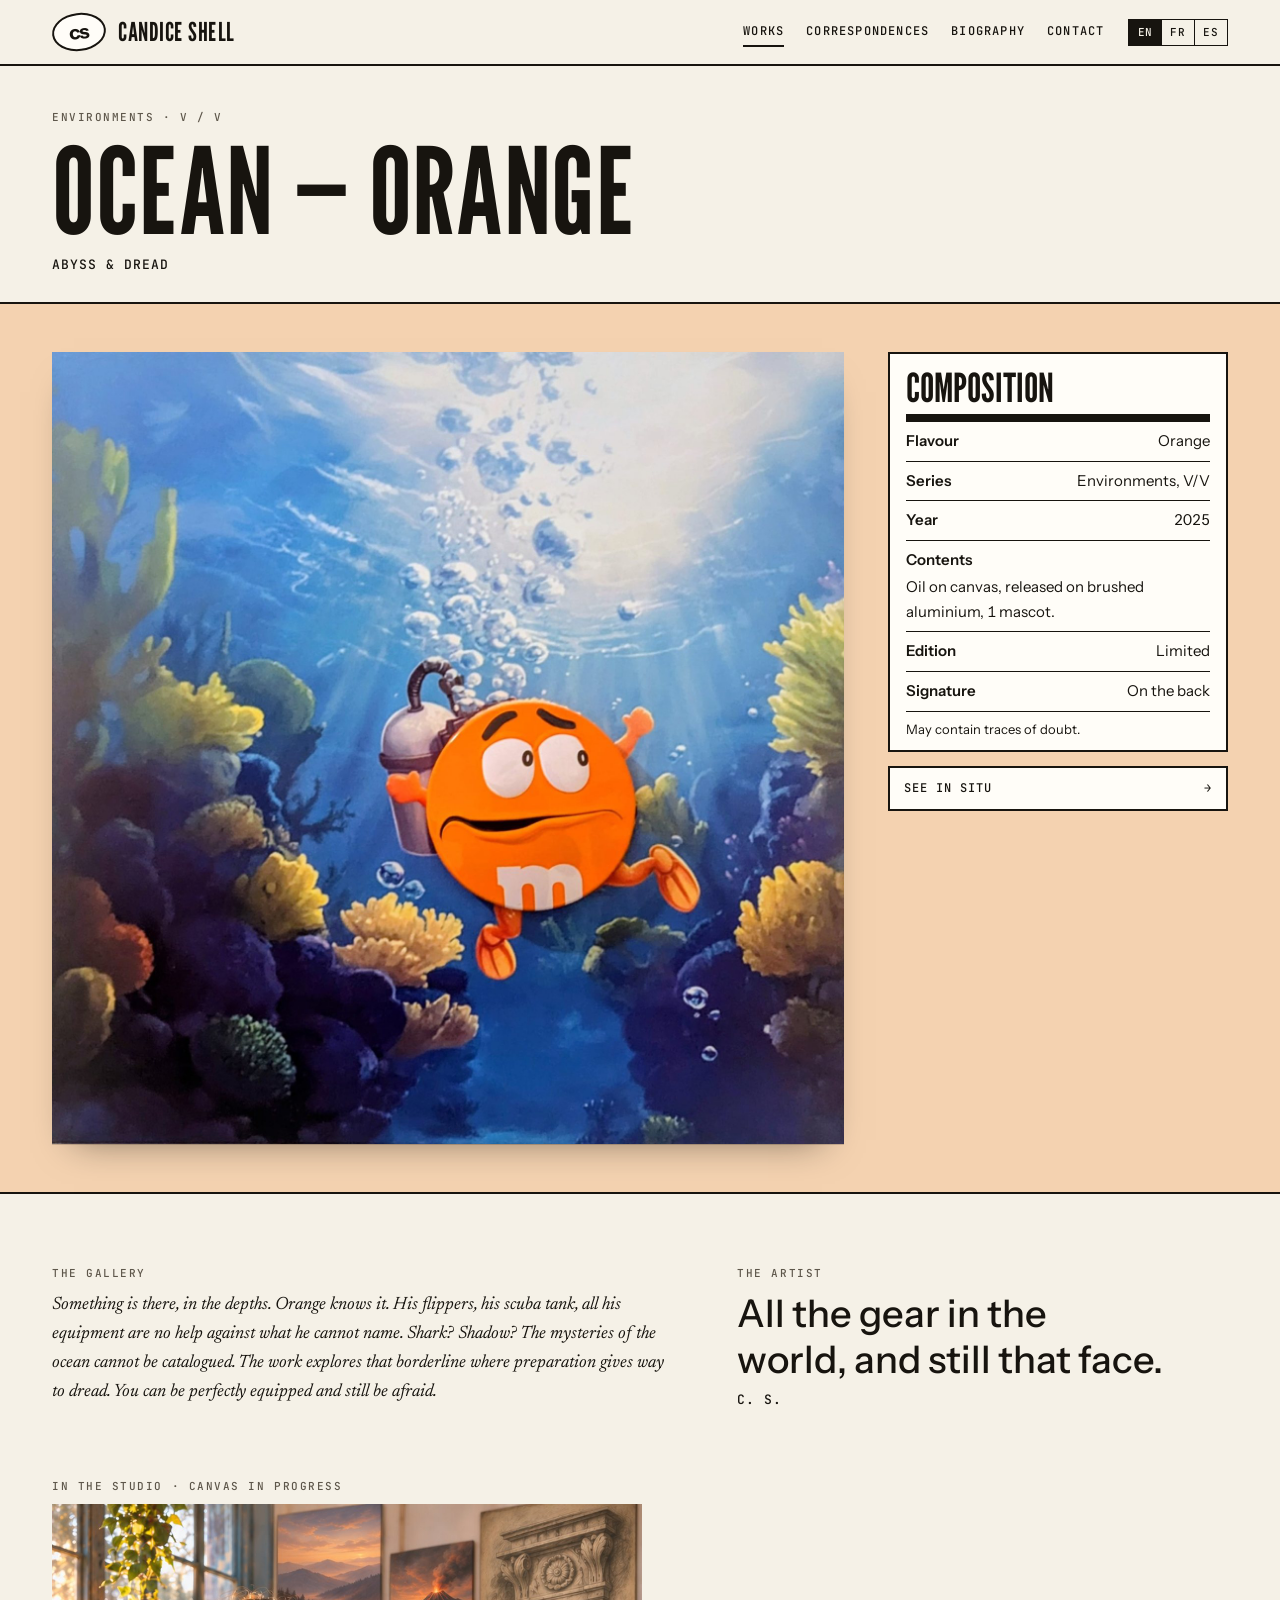
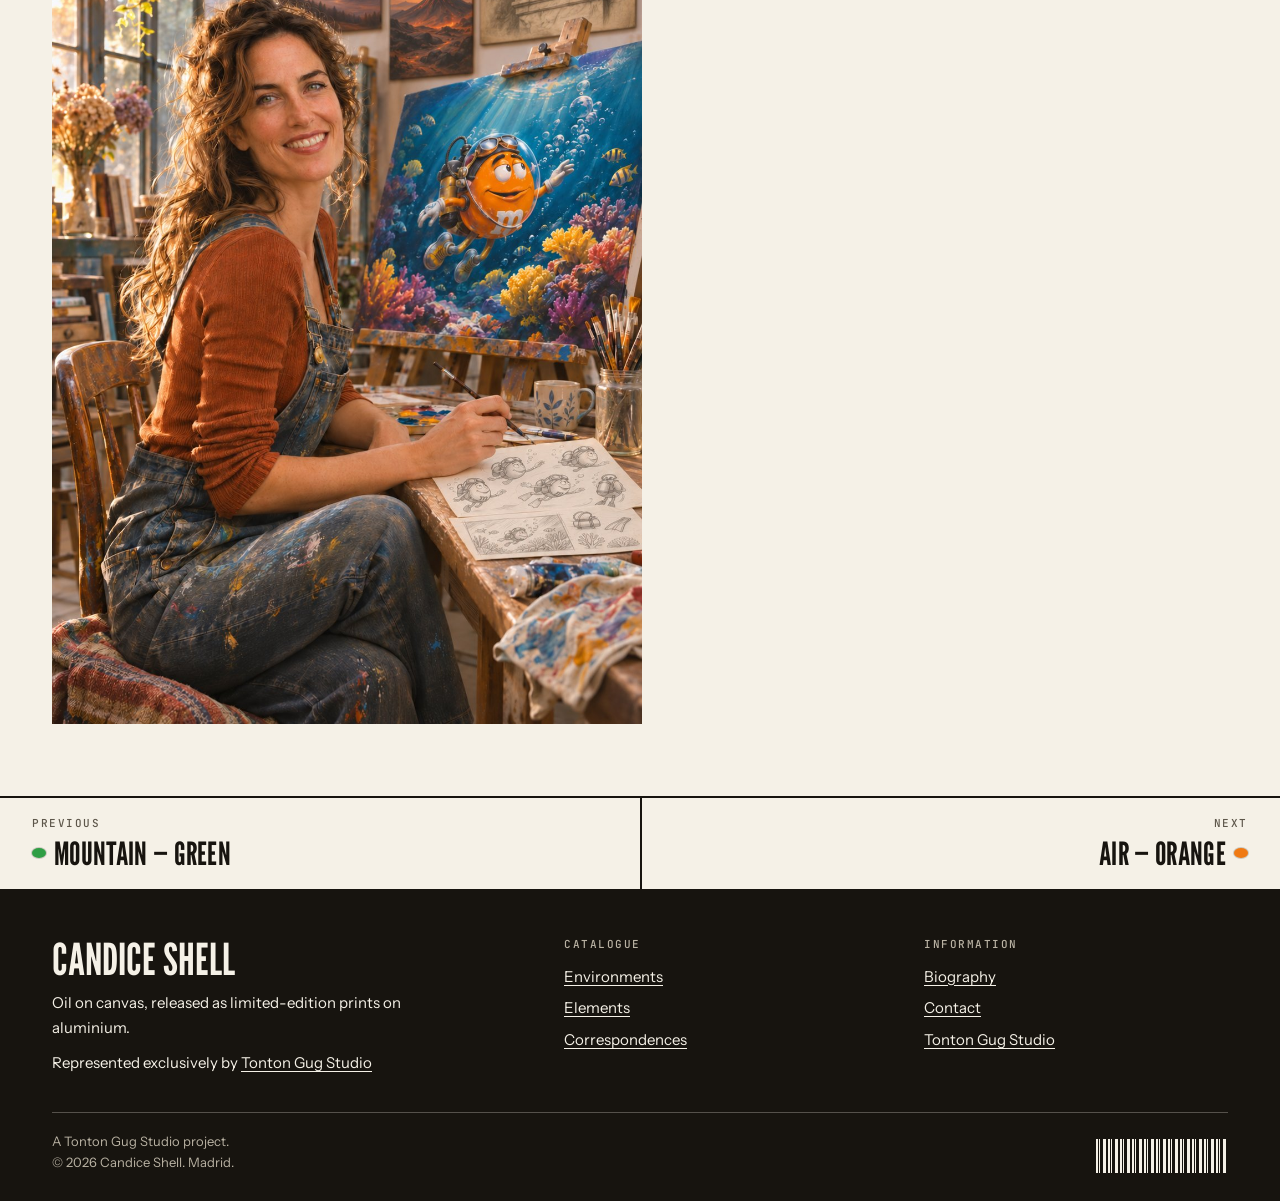
<file: work-ocean.html>
<!doctype html>
<html lang="en" data-title="w.ocean.t">
<head>
<meta charset="utf-8">
<meta name="viewport" content="width=device-width, initial-scale=1, viewport-fit=cover">
<meta name="claude:viewport-fit-sides" content="cover">
<title>Ocean — Orange · Candice Shell</title>
<meta name="description" content="All the gear in the world, and still that face.">
<link rel="canonical" href="https://candice-shell.vercel.app/work-ocean.html">
<meta property="og:type" content="website">
<meta property="og:url" content="https://candice-shell.vercel.app/work-ocean.html">
<meta property="og:site_name" content="Candice Shell">
<meta property="og:title" content="Ocean — Orange · Candice Shell">
<meta property="og:description" content="All the gear in the world, and still that face.">
<meta property="og:image" content="https://candice-shell.vercel.app/assets/works/ocean.jpg">
<meta name="twitter:card" content="summary_large_image">
<link rel="icon" href="assets/favicon.svg" type="image/svg+xml">
<link rel="preconnect" href="https://fonts.googleapis.com">
<link rel="preconnect" href="https://fonts.gstatic.com" crossorigin>
<link rel="stylesheet" href="https://fonts.googleapis.com/css2?family=League+Gothic&family=Instrument+Sans:wght@400;500;600;700&family=Newsreader:ital,opsz,wght@1,6..72,400&family=JetBrains+Mono:wght@500&display=swap">
<link rel="stylesheet" href="site.css">
</head>
<body>
<header class="top"><div class="wrap top-in">
  <a class="brand" href="index.html"><span class="seal">cs</span><span class="brand-name">Candice Shell</span></a>
  <button class="menu-btn" type="button" aria-expanded="false" data-t="nav.menu">Menu</button>
  <nav class="nav" aria-label="Main">
    <a href="works.html" aria-current="page" data-t="nav.works">Works</a>
    <a href="correspondences.html" data-t="nav.corr">Correspondences</a>
    <a href="biography.html" data-t="nav.bio">Biography</a>
    <a href="contact.html" data-t="nav.contact">Contact</a>
  </nav>
  <div class="langs" role="group" aria-label="Language">
    <button type="button" data-lang="en" aria-pressed="true">EN</button><button type="button" data-lang="fr" aria-pressed="false">FR</button><button type="button" data-lang="es" aria-pressed="false">ES</button>
  </div>
</div></header>
<main>
<section class="work-top"><div class="wrap">
  <p class="label"><a href="works.html#series-1" style="text-decoration:none"><span data-t="s1.name">Environments</span> · V / V</a></p>
  <h1 class="display work-title" data-t="w.ocean.t">Ocean — Orange</h1>
  <p class="work-sub" data-t="w.ocean.s">Abyss &amp; Dread</p>
</div></section>
<section class="field" style="--c:var(--orange)"><div class="wrap field-in">
  <button class="plate" type="button" data-lb="assets/works/ocean.jpg" data-cap="w.ocean.t"><img src="assets/works/ocean.jpg" alt="Ocean — Orange" width="1600" height="1600"></button>
  <div class="side">
    <aside class="panel">
      <p class="panel-title" data-t="lab.title">Composition</p>
      <dl>
        <div><dt data-t="lab.flavour">Flavour</dt><dd data-t="col.orange">Orange</dd></div>
        <div><dt data-t="lab.series">Series</dt><dd><span data-t="s1.name">Environments</span>, V/V</dd></div>
        <div><dt data-t="lab.year">Year</dt><dd>2025</dd></div>
        <div class="stack"><dt data-t="lab.contents">Contents</dt><dd data-t="lab.contents.v">Oil on canvas, released on brushed aluminium, 1 mascot.</dd></div>
        <div><dt data-t="lab.edition">Edition</dt><dd data-t="lab.edition.v">Limited</dd></div>
        <div><dt data-t="lab.sign">Signature</dt><dd data-t="lab.sign.v">On the back</dd></div>
      </dl>
      <p class="panel-note" data-t="lab.note">May contain traces of doubt.</p>
    </aside>
    <button class="btn" type="button" data-lb="assets/situ/ocean.jpg" data-cap="w.ocean.situ"><span><span data-t="work.situ">See in situ</span></span><span aria-hidden="true">→</span></button>
  </div>
</div></section>
<section class="wrap voices">
  <div class="voice-block"><p class="label" data-t="work.gallery">The gallery</p><p class="gallery-voice" data-t="w.ocean.g">Something is there, in the depths. Orange knows it. His flippers, his scuba tank, all his equipment are no help against what he cannot name. Shark? Shadow? The mysteries of the ocean cannot be catalogued. The work explores that borderline where preparation gives way to dread. You can be perfectly equipped and still be afraid.</p></div>
  <div class="voice-block"><p class="label" data-t="work.candice">The artist</p><p class="candice-voice cs-quote" data-t="w.ocean.cs">All the gear in the world, and still that face.</p><p class="cs-sign">C. S.</p></div>
</section>
<section class="wrap studio-shot">
  <p class="label" data-t="work.studio">In the studio · canvas in progress</p>
  <button type="button" data-lb="assets/studio/ocean.jpg" data-cap="bio.cap.ocean"><img src="assets/studio/ocean.jpg" alt="Ocean, canvas in progress" loading="lazy"></button>
</section>
<nav class="pager" aria-label="Works">
  <a href="work-mountain.html" style="--c:var(--green)"><span class="label" data-t="work.prev">Previous</span><span class="card-title"><i class="pip"></i><span data-t="w.mountain.t">Mountain — Green</span></span></a>
  <a href="work-air.html" style="--c:var(--orange)"><span class="label" data-t="work.next">Next</span><span class="card-title"><span data-t="w.air.t">Air — Orange</span><i class="pip"></i></span></a>
</nav>
</main>
<footer class="foot"><div class="wrap">
  <div class="foot-grid">
    <div>
      <div class="foot-name">Candice Shell</div>
      <p class="foot-rep" data-t="foot.line">Oil on canvas, released as limited-edition prints on aluminium.</p>
      <p class="foot-rep"><span data-t="foot.rep">Represented exclusively by</span> <a href="https://tonton-gug-studio.vercel.app/arts.html">Tonton Gug Studio</a></p>
    </div>
    <div><p class="label" data-t="foot.cat">Catalogue</p><ul><li><a href="works.html#series-1"><span data-t="s1.name">Environments</span></a></li><li><a href="works.html#series-2"><span data-t="s2.name">Elements</span></a></li><li><a href="correspondences.html"><span data-t="nav.corr">Correspondences</span></a></li></ul></div>
    <div><p class="label" data-t="foot.info">Information</p><ul><li><a href="biography.html"><span data-t="nav.bio">Biography</span></a></li><li><a href="contact.html"><span data-t="nav.contact">Contact</span></a></li><li><a href="https://tonton-gug-studio.vercel.app">Tonton Gug Studio</a></li></ul></div>
  </div>
  <div class="foot-base">
    <div><p data-t="foot.fiction">A Tonton Gug Studio project.</p><p data-t="foot.rights">© 2026 Candice Shell. Madrid.</p></div>
    <div class="barcode" aria-hidden="true"></div>
  </div>
</div></footer>
<div class="lb" id="lb" hidden role="dialog" aria-modal="true"><button class="lb-close" type="button" data-t="ui.close">Close</button><img alt=""><p class="lb-cap"></p></div>
<script src="i18n.js"></script>
<script src="site.js"></script>
</body>
</html>
</file>
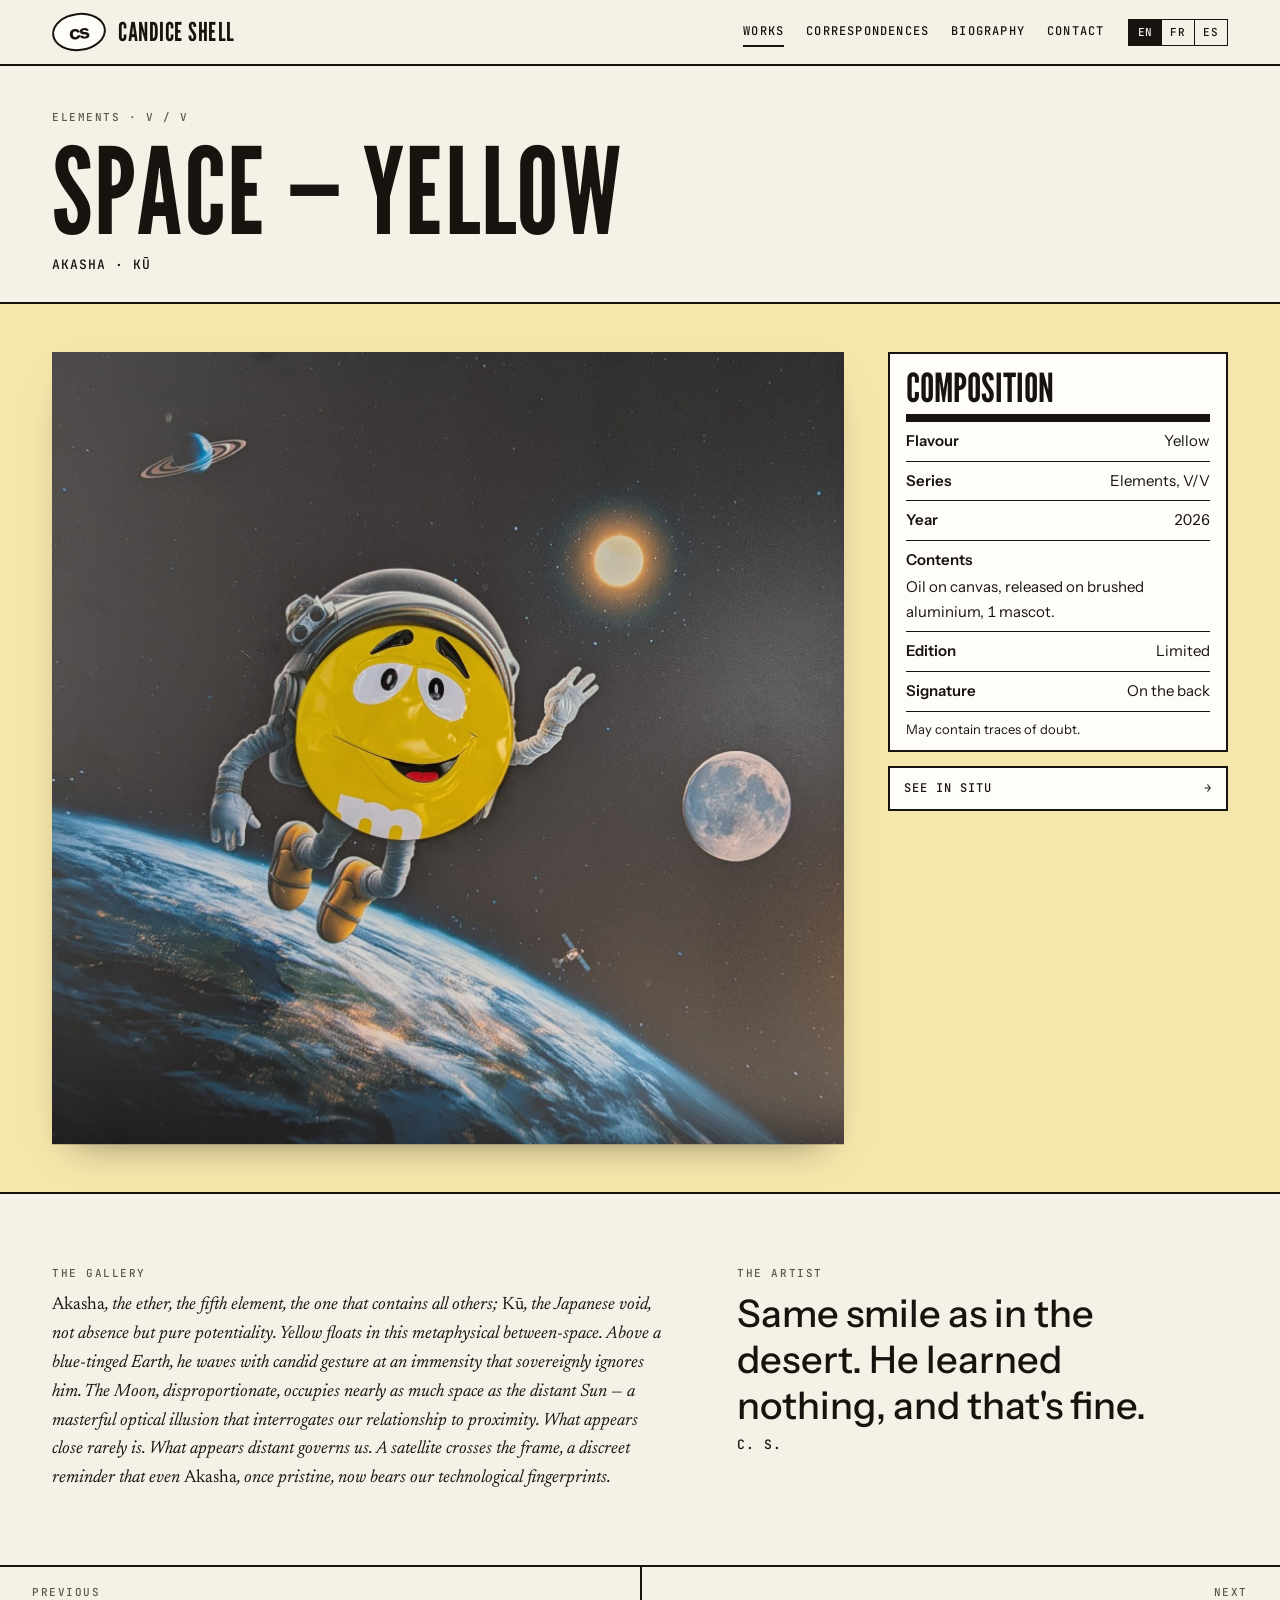
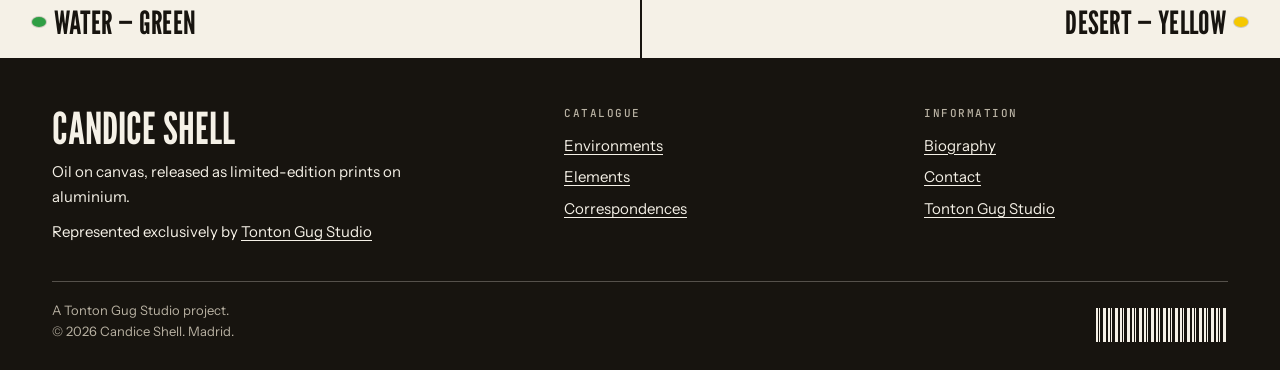
<file: work-space.html>
<!doctype html>
<html lang="en" data-title="w.space.t">
<head>
<meta charset="utf-8">
<meta name="viewport" content="width=device-width, initial-scale=1, viewport-fit=cover">
<meta name="claude:viewport-fit-sides" content="cover">
<title>Space — Yellow · Candice Shell</title>
<meta name="description" content="Same smile as in the desert. He learned nothing, and that's fine.">
<link rel="canonical" href="https://candice-shell.vercel.app/work-space.html">
<meta property="og:type" content="website">
<meta property="og:url" content="https://candice-shell.vercel.app/work-space.html">
<meta property="og:site_name" content="Candice Shell">
<meta property="og:title" content="Space — Yellow · Candice Shell">
<meta property="og:description" content="Same smile as in the desert. He learned nothing, and that's fine.">
<meta property="og:image" content="https://candice-shell.vercel.app/assets/works/space.jpg">
<meta name="twitter:card" content="summary_large_image">
<link rel="icon" href="assets/favicon.svg" type="image/svg+xml">
<link rel="preconnect" href="https://fonts.googleapis.com">
<link rel="preconnect" href="https://fonts.gstatic.com" crossorigin>
<link rel="stylesheet" href="https://fonts.googleapis.com/css2?family=League+Gothic&family=Instrument+Sans:wght@400;500;600;700&family=Newsreader:ital,opsz,wght@1,6..72,400&family=JetBrains+Mono:wght@500&display=swap">
<link rel="stylesheet" href="site.css">
</head>
<body>
<header class="top"><div class="wrap top-in">
  <a class="brand" href="index.html"><span class="seal">cs</span><span class="brand-name">Candice Shell</span></a>
  <button class="menu-btn" type="button" aria-expanded="false" data-t="nav.menu">Menu</button>
  <nav class="nav" aria-label="Main">
    <a href="works.html" aria-current="page" data-t="nav.works">Works</a>
    <a href="correspondences.html" data-t="nav.corr">Correspondences</a>
    <a href="biography.html" data-t="nav.bio">Biography</a>
    <a href="contact.html" data-t="nav.contact">Contact</a>
  </nav>
  <div class="langs" role="group" aria-label="Language">
    <button type="button" data-lang="en" aria-pressed="true">EN</button><button type="button" data-lang="fr" aria-pressed="false">FR</button><button type="button" data-lang="es" aria-pressed="false">ES</button>
  </div>
</div></header>
<main>
<section class="work-top"><div class="wrap">
  <p class="label"><a href="works.html#series-2" style="text-decoration:none"><span data-t="s2.name">Elements</span> · V / V</a></p>
  <h1 class="display work-title" data-t="w.space.t">Space — Yellow</h1>
  <p class="work-sub" data-t="w.space.s">Akasha · Kū</p>
</div></section>
<section class="field" style="--c:var(--yellow)"><div class="wrap field-in">
  <button class="plate" type="button" data-lb="assets/works/space.jpg" data-cap="w.space.t"><img src="assets/works/space.jpg" alt="Space — Yellow" width="1600" height="1600"></button>
  <div class="side">
    <aside class="panel">
      <p class="panel-title" data-t="lab.title">Composition</p>
      <dl>
        <div><dt data-t="lab.flavour">Flavour</dt><dd data-t="col.yellow">Yellow</dd></div>
        <div><dt data-t="lab.series">Series</dt><dd><span data-t="s2.name">Elements</span>, V/V</dd></div>
        <div><dt data-t="lab.year">Year</dt><dd>2026</dd></div>
        <div class="stack"><dt data-t="lab.contents">Contents</dt><dd data-t="lab.contents.v">Oil on canvas, released on brushed aluminium, 1 mascot.</dd></div>
        <div><dt data-t="lab.edition">Edition</dt><dd data-t="lab.edition.v">Limited</dd></div>
        <div><dt data-t="lab.sign">Signature</dt><dd data-t="lab.sign.v">On the back</dd></div>
      </dl>
      <p class="panel-note" data-t="lab.note">May contain traces of doubt.</p>
    </aside>
    <button class="btn" type="button" data-lb="assets/situ/space.jpg" data-cap="w.space.situ"><span><span data-t="work.situ">See in situ</span></span><span aria-hidden="true">→</span></button>
  </div>
</div></section>
<section class="wrap voices">
  <div class="voice-block"><p class="label" data-t="work.gallery">The gallery</p><p class="gallery-voice" data-t="w.space.g"><em>Akasha</em>, the ether, the fifth element, the one that contains all others; <em>Kū</em>, the Japanese void, not absence but pure potentiality. Yellow floats in this metaphysical between-space. Above a blue-tinged Earth, he waves with candid gesture at an immensity that sovereignly ignores him. The Moon, disproportionate, occupies nearly as much space as the distant Sun — a masterful optical illusion that interrogates our relationship to proximity. What appears close rarely is. What appears distant governs us. A satellite crosses the frame, a discreet reminder that even <em>Akasha</em>, once pristine, now bears our technological fingerprints.</p></div>
  <div class="voice-block"><p class="label" data-t="work.candice">The artist</p><p class="candice-voice cs-quote" data-t="w.space.cs">Same smile as in the desert. He learned nothing, and that's fine.</p><p class="cs-sign">C. S.</p></div>
</section>

<nav class="pager" aria-label="Works">
  <a href="work-water.html" style="--c:var(--green)"><span class="label" data-t="work.prev">Previous</span><span class="card-title"><i class="pip"></i><span data-t="w.water.t">Water — Green</span></span></a>
  <a href="work-desert.html" style="--c:var(--yellow)"><span class="label" data-t="work.next">Next</span><span class="card-title"><span data-t="w.desert.t">Desert — Yellow</span><i class="pip"></i></span></a>
</nav>
</main>
<footer class="foot"><div class="wrap">
  <div class="foot-grid">
    <div>
      <div class="foot-name">Candice Shell</div>
      <p class="foot-rep" data-t="foot.line">Oil on canvas, released as limited-edition prints on aluminium.</p>
      <p class="foot-rep"><span data-t="foot.rep">Represented exclusively by</span> <a href="https://tonton-gug-studio.vercel.app/arts.html">Tonton Gug Studio</a></p>
    </div>
    <div><p class="label" data-t="foot.cat">Catalogue</p><ul><li><a href="works.html#series-1"><span data-t="s1.name">Environments</span></a></li><li><a href="works.html#series-2"><span data-t="s2.name">Elements</span></a></li><li><a href="correspondences.html"><span data-t="nav.corr">Correspondences</span></a></li></ul></div>
    <div><p class="label" data-t="foot.info">Information</p><ul><li><a href="biography.html"><span data-t="nav.bio">Biography</span></a></li><li><a href="contact.html"><span data-t="nav.contact">Contact</span></a></li><li><a href="https://tonton-gug-studio.vercel.app">Tonton Gug Studio</a></li></ul></div>
  </div>
  <div class="foot-base">
    <div><p data-t="foot.fiction">A Tonton Gug Studio project.</p><p data-t="foot.rights">© 2026 Candice Shell. Madrid.</p></div>
    <div class="barcode" aria-hidden="true"></div>
  </div>
</div></footer>
<div class="lb" id="lb" hidden role="dialog" aria-modal="true"><button class="lb-close" type="button" data-t="ui.close">Close</button><img alt=""><p class="lb-cap"></p></div>
<script src="i18n.js"></script>
<script src="site.js"></script>
</body>
</html>
</file>
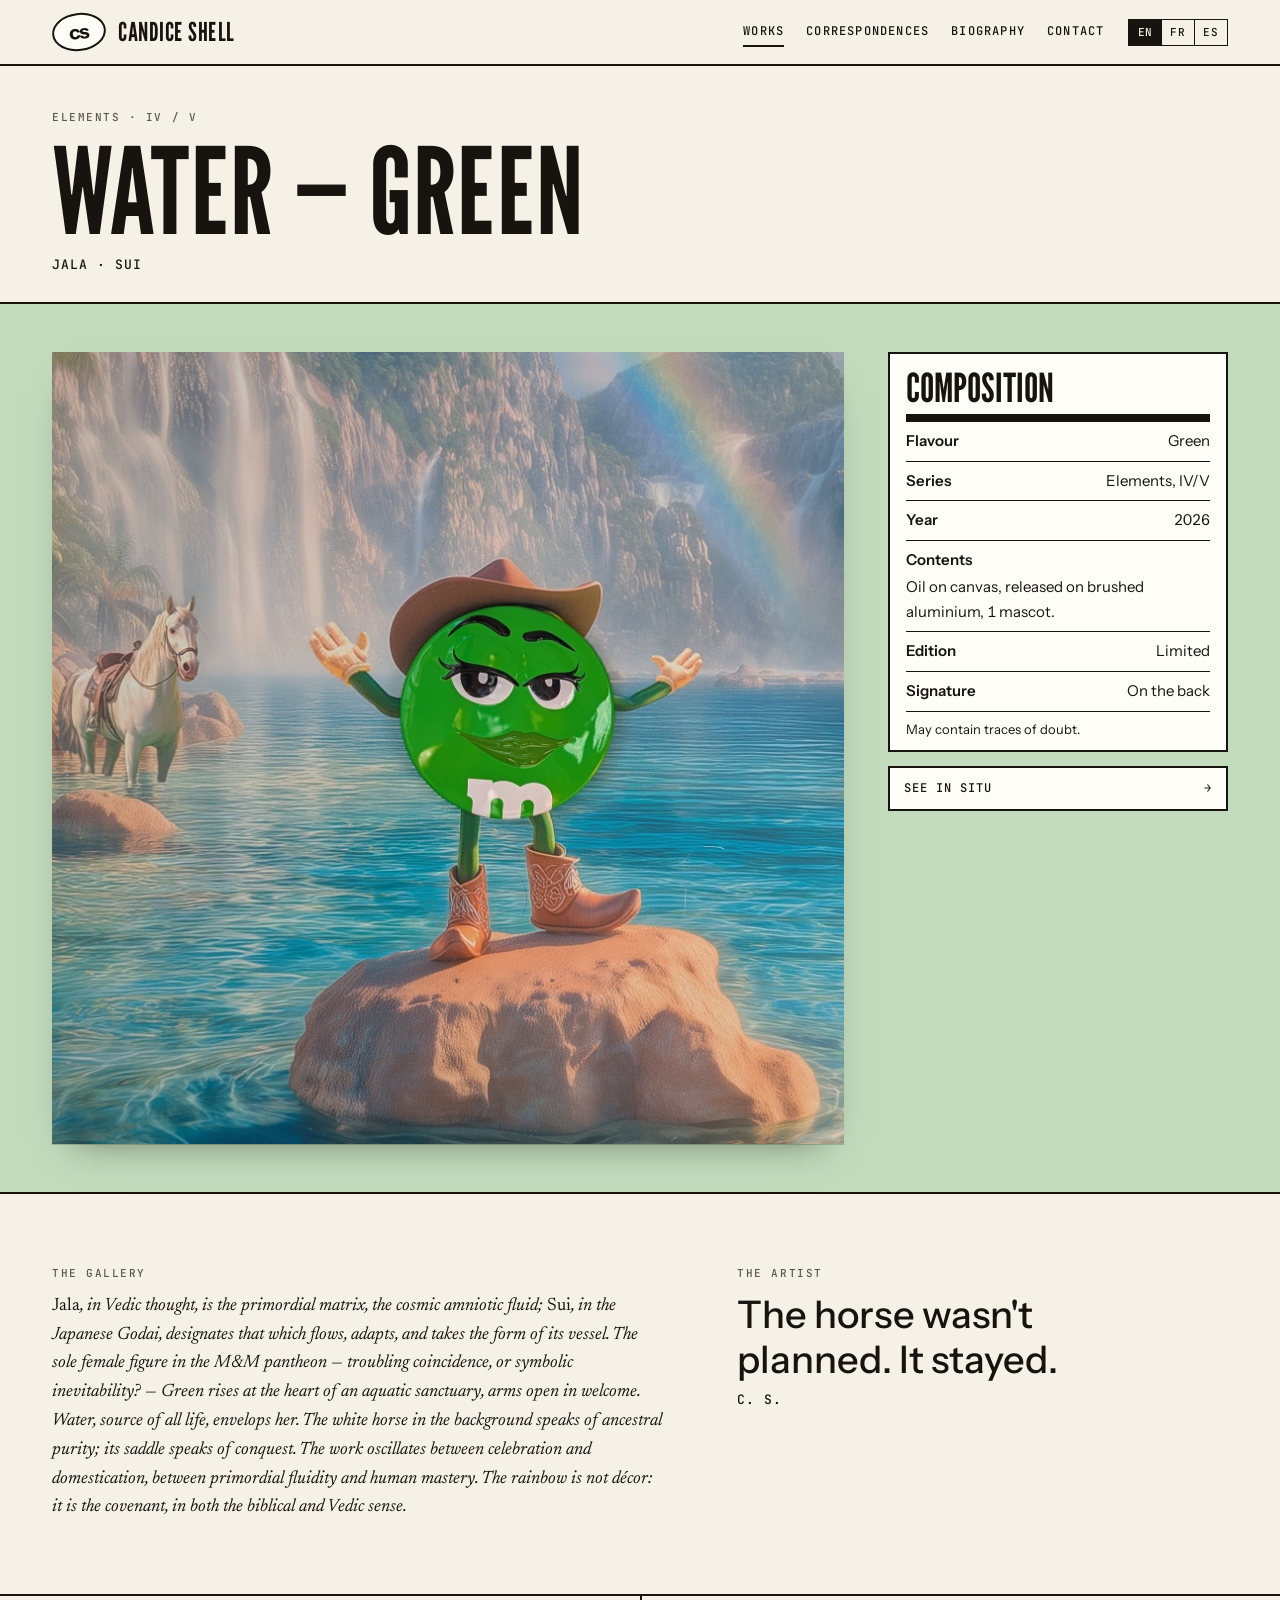
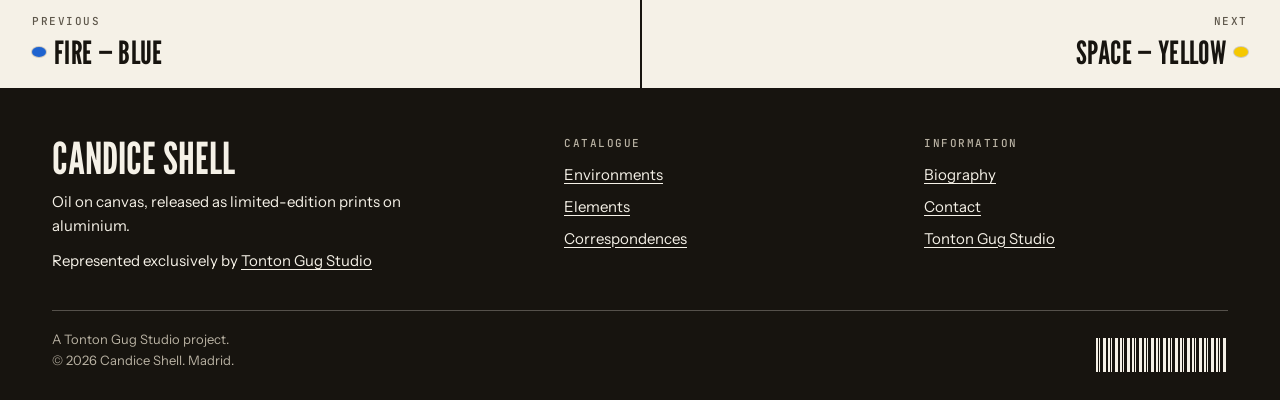
<file: work-water.html>
<!doctype html>
<html lang="en" data-title="w.water.t">
<head>
<meta charset="utf-8">
<meta name="viewport" content="width=device-width, initial-scale=1, viewport-fit=cover">
<meta name="claude:viewport-fit-sides" content="cover">
<title>Water — Green · Candice Shell</title>
<meta name="description" content="The horse wasn't planned. It stayed.">
<link rel="canonical" href="https://candice-shell.vercel.app/work-water.html">
<meta property="og:type" content="website">
<meta property="og:url" content="https://candice-shell.vercel.app/work-water.html">
<meta property="og:site_name" content="Candice Shell">
<meta property="og:title" content="Water — Green · Candice Shell">
<meta property="og:description" content="The horse wasn't planned. It stayed.">
<meta property="og:image" content="https://candice-shell.vercel.app/assets/works/water.jpg">
<meta name="twitter:card" content="summary_large_image">
<link rel="icon" href="assets/favicon.svg" type="image/svg+xml">
<link rel="preconnect" href="https://fonts.googleapis.com">
<link rel="preconnect" href="https://fonts.gstatic.com" crossorigin>
<link rel="stylesheet" href="https://fonts.googleapis.com/css2?family=League+Gothic&family=Instrument+Sans:wght@400;500;600;700&family=Newsreader:ital,opsz,wght@1,6..72,400&family=JetBrains+Mono:wght@500&display=swap">
<link rel="stylesheet" href="site.css">
</head>
<body>
<header class="top"><div class="wrap top-in">
  <a class="brand" href="index.html"><span class="seal">cs</span><span class="brand-name">Candice Shell</span></a>
  <button class="menu-btn" type="button" aria-expanded="false" data-t="nav.menu">Menu</button>
  <nav class="nav" aria-label="Main">
    <a href="works.html" aria-current="page" data-t="nav.works">Works</a>
    <a href="correspondences.html" data-t="nav.corr">Correspondences</a>
    <a href="biography.html" data-t="nav.bio">Biography</a>
    <a href="contact.html" data-t="nav.contact">Contact</a>
  </nav>
  <div class="langs" role="group" aria-label="Language">
    <button type="button" data-lang="en" aria-pressed="true">EN</button><button type="button" data-lang="fr" aria-pressed="false">FR</button><button type="button" data-lang="es" aria-pressed="false">ES</button>
  </div>
</div></header>
<main>
<section class="work-top"><div class="wrap">
  <p class="label"><a href="works.html#series-2" style="text-decoration:none"><span data-t="s2.name">Elements</span> · IV / V</a></p>
  <h1 class="display work-title" data-t="w.water.t">Water — Green</h1>
  <p class="work-sub" data-t="w.water.s">Jala · Sui</p>
</div></section>
<section class="field" style="--c:var(--green)"><div class="wrap field-in">
  <button class="plate" type="button" data-lb="assets/works/water.jpg" data-cap="w.water.t"><img src="assets/works/water.jpg" alt="Water — Green" width="1600" height="1600"></button>
  <div class="side">
    <aside class="panel">
      <p class="panel-title" data-t="lab.title">Composition</p>
      <dl>
        <div><dt data-t="lab.flavour">Flavour</dt><dd data-t="col.green">Green</dd></div>
        <div><dt data-t="lab.series">Series</dt><dd><span data-t="s2.name">Elements</span>, IV/V</dd></div>
        <div><dt data-t="lab.year">Year</dt><dd>2026</dd></div>
        <div class="stack"><dt data-t="lab.contents">Contents</dt><dd data-t="lab.contents.v">Oil on canvas, released on brushed aluminium, 1 mascot.</dd></div>
        <div><dt data-t="lab.edition">Edition</dt><dd data-t="lab.edition.v">Limited</dd></div>
        <div><dt data-t="lab.sign">Signature</dt><dd data-t="lab.sign.v">On the back</dd></div>
      </dl>
      <p class="panel-note" data-t="lab.note">May contain traces of doubt.</p>
    </aside>
    <button class="btn" type="button" data-lb="assets/situ/water.jpg" data-cap="w.water.situ"><span><span data-t="work.situ">See in situ</span></span><span aria-hidden="true">→</span></button>
  </div>
</div></section>
<section class="wrap voices">
  <div class="voice-block"><p class="label" data-t="work.gallery">The gallery</p><p class="gallery-voice" data-t="w.water.g"><em>Jala</em>, in Vedic thought, is the primordial matrix, the cosmic amniotic fluid; <em>Sui</em>, in the Japanese Godai, designates that which flows, adapts, and takes the form of its vessel. The sole female figure in the M&amp;M pantheon — troubling coincidence, or symbolic inevitability? — Green rises at the heart of an aquatic sanctuary, arms open in welcome. Water, source of all life, envelops her. The white horse in the background speaks of ancestral purity; its saddle speaks of conquest. The work oscillates between celebration and domestication, between primordial fluidity and human mastery. The rainbow is not décor: it is the covenant, in both the biblical and Vedic sense.</p></div>
  <div class="voice-block"><p class="label" data-t="work.candice">The artist</p><p class="candice-voice cs-quote" data-t="w.water.cs">The horse wasn't planned. It stayed.</p><p class="cs-sign">C. S.</p></div>
</section>

<nav class="pager" aria-label="Works">
  <a href="work-fire.html" style="--c:var(--blue)"><span class="label" data-t="work.prev">Previous</span><span class="card-title"><i class="pip"></i><span data-t="w.fire.t">Fire — Blue</span></span></a>
  <a href="work-space.html" style="--c:var(--yellow)"><span class="label" data-t="work.next">Next</span><span class="card-title"><span data-t="w.space.t">Space — Yellow</span><i class="pip"></i></span></a>
</nav>
</main>
<footer class="foot"><div class="wrap">
  <div class="foot-grid">
    <div>
      <div class="foot-name">Candice Shell</div>
      <p class="foot-rep" data-t="foot.line">Oil on canvas, released as limited-edition prints on aluminium.</p>
      <p class="foot-rep"><span data-t="foot.rep">Represented exclusively by</span> <a href="https://tonton-gug-studio.vercel.app/arts.html">Tonton Gug Studio</a></p>
    </div>
    <div><p class="label" data-t="foot.cat">Catalogue</p><ul><li><a href="works.html#series-1"><span data-t="s1.name">Environments</span></a></li><li><a href="works.html#series-2"><span data-t="s2.name">Elements</span></a></li><li><a href="correspondences.html"><span data-t="nav.corr">Correspondences</span></a></li></ul></div>
    <div><p class="label" data-t="foot.info">Information</p><ul><li><a href="biography.html"><span data-t="nav.bio">Biography</span></a></li><li><a href="contact.html"><span data-t="nav.contact">Contact</span></a></li><li><a href="https://tonton-gug-studio.vercel.app">Tonton Gug Studio</a></li></ul></div>
  </div>
  <div class="foot-base">
    <div><p data-t="foot.fiction">A Tonton Gug Studio project.</p><p data-t="foot.rights">© 2026 Candice Shell. Madrid.</p></div>
    <div class="barcode" aria-hidden="true"></div>
  </div>
</div></footer>
<div class="lb" id="lb" hidden role="dialog" aria-modal="true"><button class="lb-close" type="button" data-t="ui.close">Close</button><img alt=""><p class="lb-cap"></p></div>
<script src="i18n.js"></script>
<script src="site.js"></script>
</body>
</html>
</file>
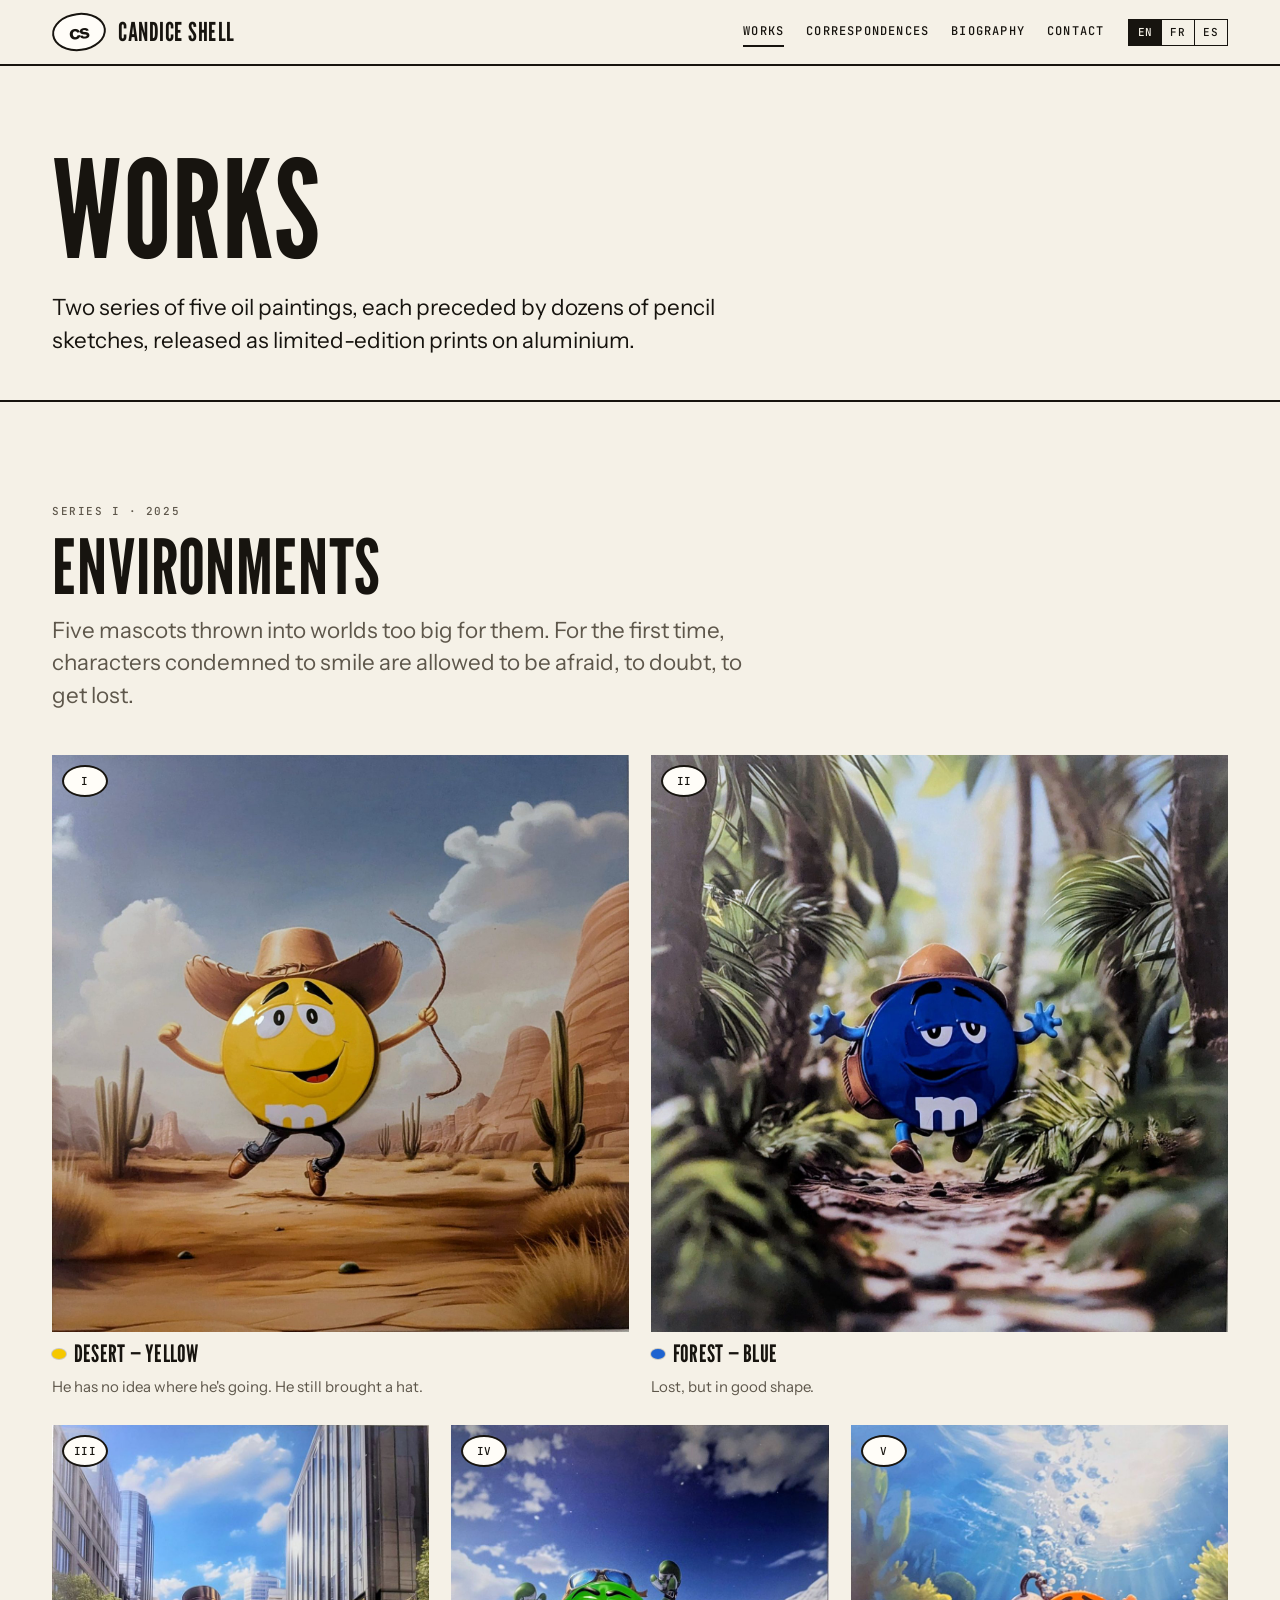
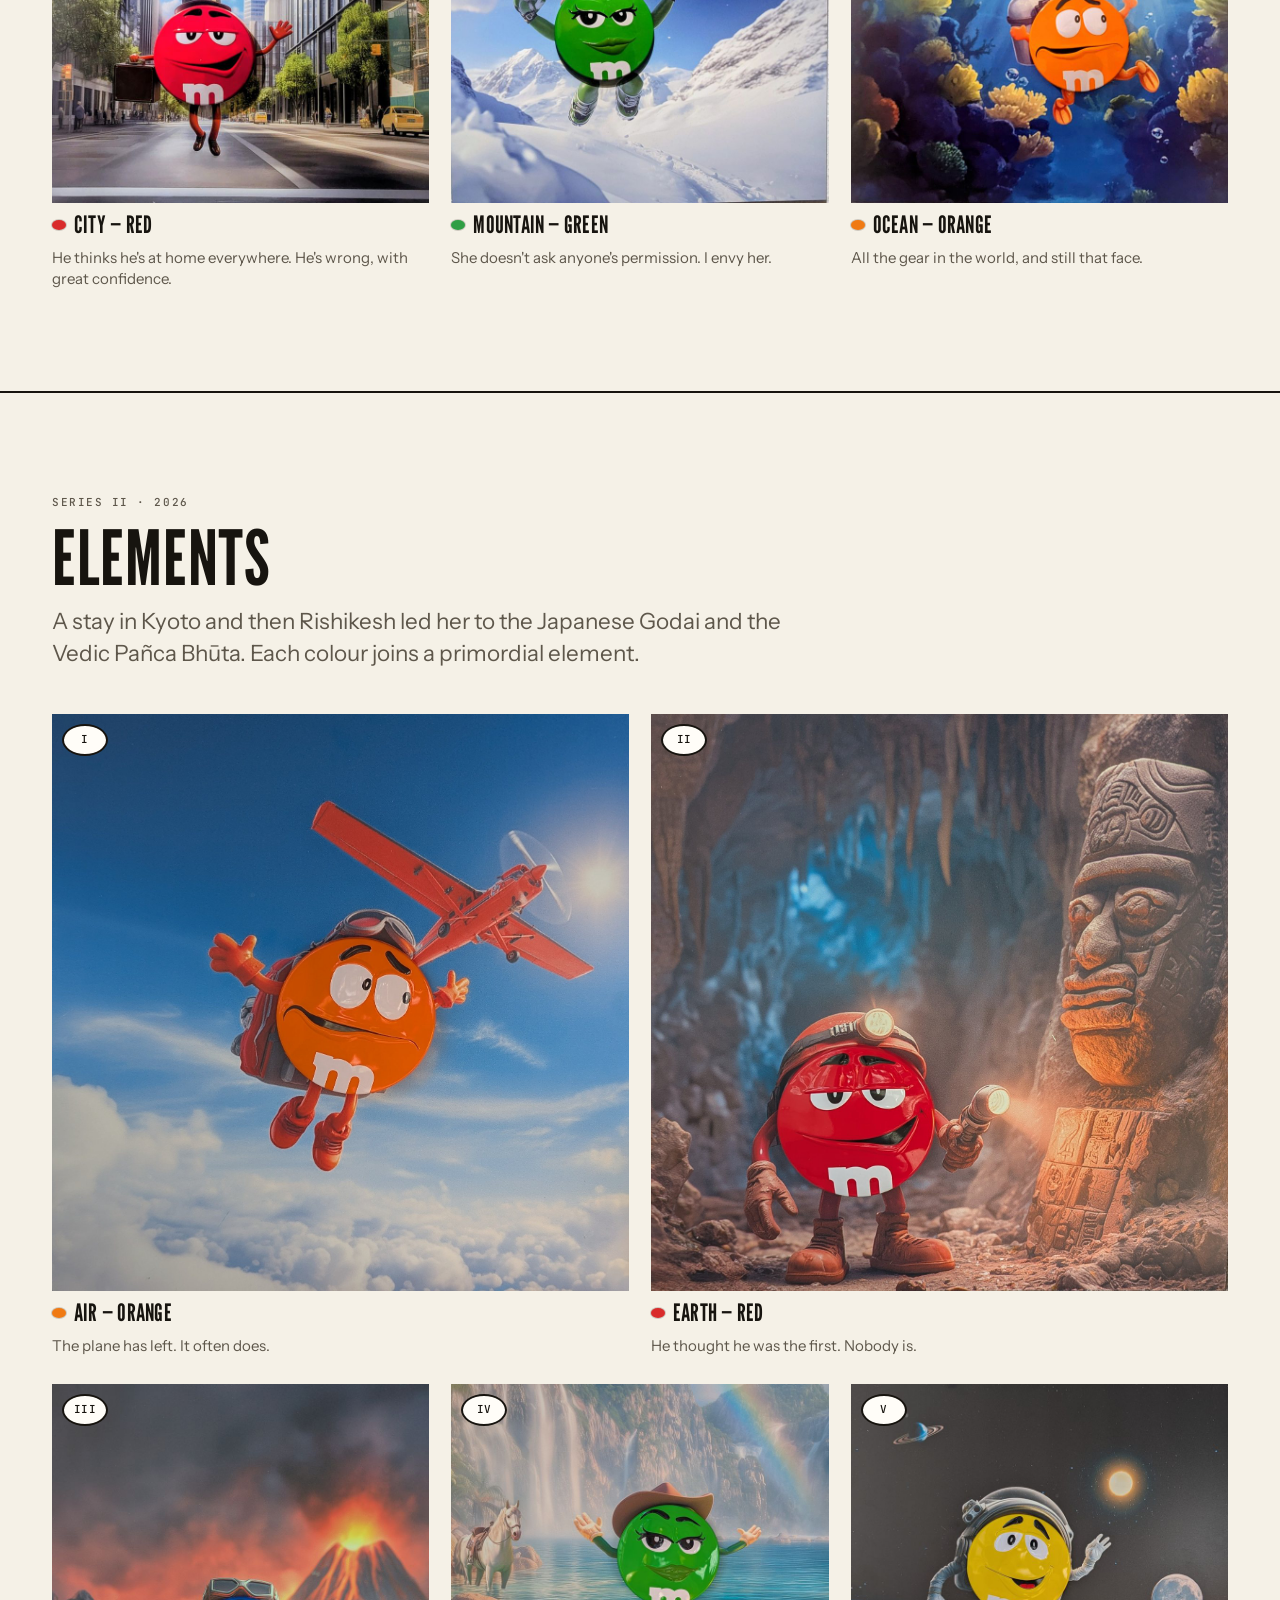
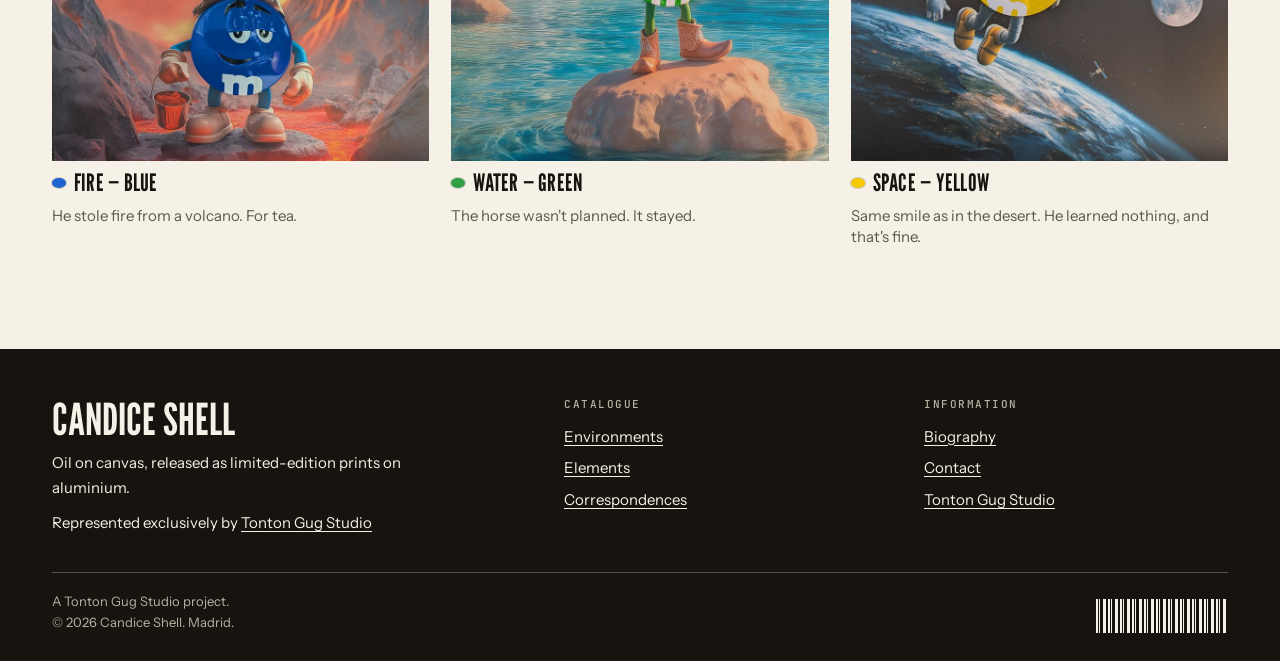
<file: works.html>
<!doctype html>
<html lang="en" data-title="nav.works">
<head>
<meta charset="utf-8">
<meta name="viewport" content="width=device-width, initial-scale=1, viewport-fit=cover">
<meta name="claude:viewport-fit-sides" content="cover">
<title>Works · Candice Shell</title>
<meta name="description" content="Two series of five oil paintings, each preceded by dozens of pencil sketches, released as limited-edition prints on aluminium.">
<link rel="canonical" href="https://candice-shell.vercel.app/works.html">
<meta property="og:type" content="website">
<meta property="og:url" content="https://candice-shell.vercel.app/works.html">
<meta property="og:site_name" content="Candice Shell">
<meta property="og:title" content="Works · Candice Shell">
<meta property="og:description" content="Two series of five oil paintings, each preceded by dozens of pencil sketches, released as limited-edition prints on aluminium.">
<meta property="og:image" content="https://candice-shell.vercel.app/assets/works/desert.jpg">
<meta name="twitter:card" content="summary_large_image">
<link rel="icon" href="assets/favicon.svg" type="image/svg+xml">
<link rel="preconnect" href="https://fonts.googleapis.com">
<link rel="preconnect" href="https://fonts.gstatic.com" crossorigin>
<link rel="stylesheet" href="https://fonts.googleapis.com/css2?family=League+Gothic&family=Instrument+Sans:wght@400;500;600;700&family=Newsreader:ital,opsz,wght@1,6..72,400&family=JetBrains+Mono:wght@500&display=swap">
<link rel="stylesheet" href="site.css">
</head>
<body>
<header class="top"><div class="wrap top-in">
  <a class="brand" href="index.html"><span class="seal">cs</span><span class="brand-name">Candice Shell</span></a>
  <button class="menu-btn" type="button" aria-expanded="false" data-t="nav.menu">Menu</button>
  <nav class="nav" aria-label="Main">
    <a href="works.html" aria-current="page" data-t="nav.works">Works</a>
    <a href="correspondences.html" data-t="nav.corr">Correspondences</a>
    <a href="biography.html" data-t="nav.bio">Biography</a>
    <a href="contact.html" data-t="nav.contact">Contact</a>
  </nav>
  <div class="langs" role="group" aria-label="Language">
    <button type="button" data-lang="en" aria-pressed="true">EN</button><button type="button" data-lang="fr" aria-pressed="false">FR</button><button type="button" data-lang="es" aria-pressed="false">ES</button>
  </div>
</div></header>
<main>
<section class="pagehead"><div class="wrap">
  <h1 class="display h1" data-t="nav.works">Works</h1>
  <p class="lead" data-t="works.lead">Two series of five oil paintings, each preceded by dozens of pencil sketches, released as limited-edition prints on aluminium.</p>
</div></section>
<section class="band" id="series-1"><div class="wrap">
  <div class="head"><p class="label" data-t="s1.tag">Series I · 2025</p><h2 class="display h2" data-t="s1.name">Environments</h2><p class="lead" data-t="s1.text">Five mascots thrown into worlds too big for them. For the first time, characters condemned to smile are allowed to be afraid, to doubt, to get lost.</p></div>
  <div class="grid-cat"><a class="card" href="work-desert.html" style="--c:var(--yellow)">
  <div class="card-art"><img src="assets/works/desert.jpg" alt="Desert — Yellow" width="800" height="800" loading="lazy"><span class="num">I</span></div>
  <div class="card-title"><i class="pip"></i><span data-t="w.desert.t">Desert — Yellow</span></div>
  <p class="card-line" data-t="w.desert.cs">He has no idea where he's going. He still brought a hat.</p>
</a><a class="card" href="work-forest.html" style="--c:var(--blue)">
  <div class="card-art"><img src="assets/works/forest.jpg" alt="Forest — Blue" width="800" height="800" loading="lazy"><span class="num">II</span></div>
  <div class="card-title"><i class="pip"></i><span data-t="w.forest.t">Forest — Blue</span></div>
  <p class="card-line" data-t="w.forest.cs">Lost, but in good shape.</p>
</a><a class="card" href="work-city.html" style="--c:var(--red)">
  <div class="card-art"><img src="assets/works/city-800.jpg" alt="City — Red" width="800" height="800" loading="lazy"><span class="num">III</span></div>
  <div class="card-title"><i class="pip"></i><span data-t="w.city.t">City — Red</span></div>
  <p class="card-line" data-t="w.city.cs">He thinks he's at home everywhere. He's wrong, with great confidence.</p>
</a><a class="card" href="work-mountain.html" style="--c:var(--green)">
  <div class="card-art"><img src="assets/works/mountain-800.jpg" alt="Mountain — Green" width="800" height="800" loading="lazy"><span class="num">IV</span></div>
  <div class="card-title"><i class="pip"></i><span data-t="w.mountain.t">Mountain — Green</span></div>
  <p class="card-line" data-t="w.mountain.cs">She doesn't ask anyone's permission. I envy her.</p>
</a><a class="card" href="work-ocean.html" style="--c:var(--orange)">
  <div class="card-art"><img src="assets/works/ocean-800.jpg" alt="Ocean — Orange" width="800" height="800" loading="lazy"><span class="num">V</span></div>
  <div class="card-title"><i class="pip"></i><span data-t="w.ocean.t">Ocean — Orange</span></div>
  <p class="card-line" data-t="w.ocean.cs">All the gear in the world, and still that face.</p>
</a></div>
</div></section>
<section class="band" id="series-2"><div class="wrap">
  <div class="head"><p class="label" data-t="s2.tag">Series II · 2026</p><h2 class="display h2" data-t="s2.name">Elements</h2><p class="lead" data-t="s2.text">A stay in Kyoto and then Rishikesh led her to the Japanese Godai and the Vedic Pañca Bhūta. Each colour joins a primordial element.</p></div>
  <div class="grid-cat"><a class="card" href="work-air.html" style="--c:var(--orange)">
  <div class="card-art"><img src="assets/works/air.jpg" alt="Air — Orange" width="800" height="800" loading="lazy"><span class="num">I</span></div>
  <div class="card-title"><i class="pip"></i><span data-t="w.air.t">Air — Orange</span></div>
  <p class="card-line" data-t="w.air.cs">The plane has left. It often does.</p>
</a><a class="card" href="work-earth.html" style="--c:var(--red)">
  <div class="card-art"><img src="assets/works/earth.jpg" alt="Earth — Red" width="800" height="800" loading="lazy"><span class="num">II</span></div>
  <div class="card-title"><i class="pip"></i><span data-t="w.earth.t">Earth — Red</span></div>
  <p class="card-line" data-t="w.earth.cs">He thought he was the first. Nobody is.</p>
</a><a class="card" href="work-fire.html" style="--c:var(--blue)">
  <div class="card-art"><img src="assets/works/fire-800.jpg" alt="Fire — Blue" width="800" height="800" loading="lazy"><span class="num">III</span></div>
  <div class="card-title"><i class="pip"></i><span data-t="w.fire.t">Fire — Blue</span></div>
  <p class="card-line" data-t="w.fire.cs">He stole fire from a volcano. For tea.</p>
</a><a class="card" href="work-water.html" style="--c:var(--green)">
  <div class="card-art"><img src="assets/works/water-800.jpg" alt="Water — Green" width="800" height="800" loading="lazy"><span class="num">IV</span></div>
  <div class="card-title"><i class="pip"></i><span data-t="w.water.t">Water — Green</span></div>
  <p class="card-line" data-t="w.water.cs">The horse wasn't planned. It stayed.</p>
</a><a class="card" href="work-space.html" style="--c:var(--yellow)">
  <div class="card-art"><img src="assets/works/space-800.jpg" alt="Space — Yellow" width="800" height="800" loading="lazy"><span class="num">V</span></div>
  <div class="card-title"><i class="pip"></i><span data-t="w.space.t">Space — Yellow</span></div>
  <p class="card-line" data-t="w.space.cs">Same smile as in the desert. He learned nothing, and that's fine.</p>
</a></div>
</div></section>
</main>
<footer class="foot"><div class="wrap">
  <div class="foot-grid">
    <div>
      <div class="foot-name">Candice Shell</div>
      <p class="foot-rep" data-t="foot.line">Oil on canvas, released as limited-edition prints on aluminium.</p>
      <p class="foot-rep"><span data-t="foot.rep">Represented exclusively by</span> <a href="https://tonton-gug-studio.vercel.app/arts.html">Tonton Gug Studio</a></p>
    </div>
    <div><p class="label" data-t="foot.cat">Catalogue</p><ul><li><a href="works.html#series-1"><span data-t="s1.name">Environments</span></a></li><li><a href="works.html#series-2"><span data-t="s2.name">Elements</span></a></li><li><a href="correspondences.html"><span data-t="nav.corr">Correspondences</span></a></li></ul></div>
    <div><p class="label" data-t="foot.info">Information</p><ul><li><a href="biography.html"><span data-t="nav.bio">Biography</span></a></li><li><a href="contact.html"><span data-t="nav.contact">Contact</span></a></li><li><a href="https://tonton-gug-studio.vercel.app">Tonton Gug Studio</a></li></ul></div>
  </div>
  <div class="foot-base">
    <div><p data-t="foot.fiction">A Tonton Gug Studio project.</p><p data-t="foot.rights">© 2026 Candice Shell. Madrid.</p></div>
    <div class="barcode" aria-hidden="true"></div>
  </div>
</div></footer>

<script src="i18n.js"></script>
<script src="site.js"></script>
</body>
</html>
</file>
<file: site.css>
/* Candice Shell — a confectionery wrapper turned inside out.
   Same skeleton as the Zabieru Fōkon site (hero, running strip, statement, series,
   artist, wall label, prev/next); the surface is packaging instead of brushed metal.
   Deliberately single-theme: the off-white wrapper is the concept. */
:root {
  color-scheme: light;
  --paper: #f5f1e7;
  --paper-2: #ebe5d6;
  --white: #fffdf8;
  --ink: #17140f;
  --ink-2: #5e574b;
  --rule: #17140f;
  --hair: rgba(23, 20, 15, .18);
  --on-ink: #f5f1e7;
  --on-ink-2: #b9b2a3;
  --yellow: #f5c800;
  --blue: #1e63d0;
  --red: #d92b2b;
  --green: #2f9e44;
  --orange: #f07a13;
  --display: "League Gothic", "Arial Narrow", Impact, sans-serif;
  --body: "Instrument Sans", "Helvetica Neue", Arial, sans-serif;
  --voice: "Newsreader", Georgia, "Times New Roman", serif;
  --mono: "JetBrains Mono", ui-monospace, Menlo, Consolas, monospace;
  --gutter-l: max(16px, env(safe-area-inset-left, 0px));
  --gutter-r: max(16px, env(safe-area-inset-right, 0px));
}
* , *::before, *::after { box-sizing: border-box; }
html { -webkit-text-size-adjust: 100%; }
body {
  margin: 0; background: var(--paper); color: var(--ink);
  font: 400 1.0625rem/1.65 var(--body);
  -webkit-font-smoothing: antialiased; overflow-x: hidden;
}
body::before {
  content: ""; position: fixed; inset: 0 0 auto; z-index: 10;
  height: env(safe-area-inset-top, 0px); background: var(--paper);
}
img { display: block; max-width: 100%; height: auto; }
a { color: inherit; }
h1, h2, h3, p, figure, ul, ol, dl, dd { margin: 0; padding: 0; }
ul, ol { list-style: none; }
button { font: inherit; color: inherit; background: none; border: 0; cursor: pointer; padding: 0; }
:focus-visible { outline: 2px solid var(--ink); outline-offset: 3px; }
::selection { background: var(--yellow); color: var(--ink); }

.wrap { max-width: 1240px; margin-inline: auto; padding-left: var(--gutter-l); padding-right: var(--gutter-r); }
.narrow { max-width: 720px; }
@media (min-width: 720px) { :root { --gutter-l: max(32px, env(safe-area-inset-left, 0px)); --gutter-r: max(32px, env(safe-area-inset-right, 0px)); } }

/* type */
.label { font: 500 .6875rem/1.4 var(--mono); letter-spacing: .14em; text-transform: uppercase; color: var(--ink-2); }
.display {
  font-family: var(--display); font-weight: 400; text-transform: uppercase;
  line-height: .92; letter-spacing: .005em; text-wrap: balance;
}
.h1 { font-size: clamp(3.75rem, 11vw, 8.5rem); }
.h2 { font-size: clamp(2.75rem, 6vw, 4.75rem); }
.h3 { font-size: 1.75rem; line-height: 1; }
.lead { font-size: clamp(1.15rem, 2vw, 1.4rem); line-height: 1.45; max-width: 34em; text-wrap: pretty; }
.prose { max-width: 38em; display: grid; gap: 1.1em; }
/* the two voices never share a block */
.gallery-voice { font-family: var(--voice); font-style: italic; font-size: 1.125rem; line-height: 1.6; color: var(--ink); }
.gallery-voice em { font-style: normal; }
.candice-voice { font-family: var(--body); font-style: normal; font-weight: 500; }

/* header */
.top {
  position: sticky; top: env(safe-area-inset-top, 0px); z-index: 20;
  background: var(--paper); border-bottom: 2px solid var(--rule);
}
.top-in { display: flex; align-items: center; gap: 24px; min-height: 64px; }
.brand { display: inline-flex; align-items: center; gap: 12px; text-decoration: none; margin-right: auto; }
.seal {
  display: inline-grid; place-items: center; flex: none;
  width: 54px; height: 38px; border-radius: 50%;
  background: var(--white); border: 2px solid var(--ink); color: var(--ink);
  font: 700 1.25rem/1 var(--body); letter-spacing: -.03em; transform: rotate(-7deg);
}
.brand-name { font: 400 1.625rem/1 var(--display); text-transform: uppercase; letter-spacing: .02em; }
.nav { display: flex; gap: 22px; }
.nav a {
  font: 500 .75rem/1 var(--mono); letter-spacing: .1em; text-transform: uppercase;
  text-decoration: none; padding-block: 8px; border-bottom: 2px solid transparent;
}
.nav a:hover, .nav a[aria-current="page"] { border-bottom-color: var(--ink); }
.langs { display: flex; border: 1.5px solid var(--ink); }
.langs button { font: 500 .6875rem/1 var(--mono); letter-spacing: .08em; padding: 7px 8px; min-width: 32px; }
.langs button + button { border-left: 1.5px solid var(--ink); }
.langs button[aria-pressed="true"] { background: var(--ink); color: var(--paper); }
.menu-btn { display: none; font: 500 .75rem/1 var(--mono); letter-spacing: .1em; text-transform: uppercase; padding: 10px 0; }
@media (max-width: 860px) {
  .top-in { gap: 14px; }
  .menu-btn { display: block; }
  .nav {
    display: none; position: absolute; left: 0; right: 0; top: 100%;
    flex-direction: column; gap: 0; background: var(--paper);
    border-bottom: 2px solid var(--rule);
    padding-left: var(--gutter-l); padding-right: var(--gutter-r);
  }
  .nav.open { display: flex; }
  .nav a { padding-block: 16px; border-bottom: 1px solid var(--hair); }
  .nav a:last-child { border-bottom: 0; }
}
@media (max-width: 400px) { .brand-name { font-size: 1.375rem; } .seal { width: 46px; height: 32px; font-size: 1.05rem; } }
@media (max-width: 345px) { .brand-name { display: none; } }

/* hero: one work, full bleed, with a label stuck on it */
.hero { position: relative; border-bottom: 2px solid var(--rule); background: var(--paper-2); }
.hero-art { display: block; width: 100%; aspect-ratio: 1 / 1; object-fit: cover; object-position: 50% 42%; }
.hero-label {
  background: var(--white); border-top: 2px solid var(--rule);
  padding: 22px var(--gutter-r) 26px var(--gutter-l); display: grid; gap: 14px;
}
.hero-name { font-size: clamp(4.5rem, 21vw, 8.75rem); }
.hero-quote { font-family: var(--body); font-weight: 500; font-size: 1.0625rem; line-height: 1.4; min-height: 2.8em; }
.hero-quote footer { font: 500 .6875rem/1.4 var(--mono); letter-spacing: .14em; color: var(--ink-2); margin-top: 6px; }
.hero-links { display: grid; gap: 8px; }
@media (min-width: 900px) {
  .hero-art { aspect-ratio: auto; height: min(84vh, 820px); min-height: 620px; object-position: 50% 52%; }
  .hero-label {
    position: absolute; right: max(32px, calc((100vw - 1240px) / 2 + 32px)); bottom: 40px;
    width: 380px; border: 2px solid var(--rule); padding: 22px 24px 24px;
    transform: rotate(1.2deg);
  }
  .hero-name { font-size: 7rem; }
}

.btn {
  display: flex; justify-content: space-between; align-items: center; gap: 16px;
  font: 500 .75rem/1.2 var(--mono); letter-spacing: .08em; text-transform: uppercase; text-decoration: none;
  padding: 13px 14px; border: 2px solid var(--ink); background: var(--white); color: var(--ink);
  transition: background .15s, color .15s; text-align: left;
}
.btn:hover { background: var(--ink); color: var(--paper); }
.btn-inline { display: inline-flex; }

/* running strip */
.strip { background: var(--ink); color: var(--on-ink); overflow: hidden; border-bottom: 2px solid var(--rule); }
.strip-run { display: flex; width: max-content; animation: run 70s linear infinite; }
.strip-set { display: flex; gap: 34px; padding: 12px 17px; white-space: nowrap; }
.strip-set span { display: inline-flex; align-items: center; gap: 10px; font: 400 1.375rem/1 var(--display); text-transform: uppercase; letter-spacing: .03em; }
.strip-set i { width: 15px; height: 10px; border-radius: 50%; background: var(--c); }
@keyframes run { to { transform: translateX(-50%); } }
@media (prefers-reduced-motion: reduce) { .strip-run { animation: none; } html { scroll-behavior: auto; } .card img { transition: none !important; } }

/* sections */
.band { padding-block: clamp(56px, 8vw, 104px); }
.band + .band { border-top: 2px solid var(--rule); }
.head { display: grid; gap: 12px; margin-bottom: clamp(28px, 4vw, 44px); }
.head .lead { color: var(--ink-2); }
.head-row { display: flex; justify-content: space-between; align-items: end; flex-wrap: wrap; gap: 16px 32px; }
.pagehead { padding-block: clamp(40px, 7vw, 80px) clamp(28px, 4vw, 44px); border-bottom: 2px solid var(--rule); }
.pagehead .wrap { display: grid; gap: 14px; }
.pagehead .lead { margin-top: 6px; }

/* statement + panel */
.statement { display: grid; gap: 40px; }
.statement blockquote { margin: 0 0 22px; font-size: clamp(2.75rem, 6.4vw, 5rem); }
@media (min-width: 900px) { .statement { grid-template-columns: minmax(0, 1fr) 360px; gap: 72px; align-items: start; } }

/* the nutrition panel: the one object on the site that gets a hard box */
.panel { background: var(--white); border: 2px solid var(--rule); padding: 14px 16px 12px; font-size: .9375rem; }
.panel-title { font: 400 2.5rem/.95 var(--display); text-transform: uppercase; padding-bottom: 8px; border-bottom: 8px solid var(--rule); }
.panel dl > div { display: grid; grid-template-columns: minmax(0, 1fr) auto; gap: 16px; padding-block: 7px; border-bottom: 1px solid var(--rule); align-items: baseline; }
.panel dl > div.stack { grid-template-columns: 1fr; gap: 2px; }
.panel dt { font-weight: 600; }
.panel dd { font-variant-numeric: tabular-nums; text-align: right; }
.panel .stack dd { text-align: left; }
.panel-note { font-size: .8125rem; line-height: 1.4; padding-top: 8px; }

/* cards */
.grid5 { display: grid; gap: 18px; grid-template-columns: repeat(2, minmax(0, 1fr)); }
.grid5 .card:first-child { grid-column: 1 / -1; }
@media (min-width: 1040px) { .grid5 { grid-template-columns: repeat(5, minmax(0, 1fr)); } .grid5 .card:first-child { grid-column: auto; } }
.grid-cat { display: grid; gap: 18px; grid-template-columns: repeat(2, minmax(0, 1fr)); }
.grid-cat .card:first-child { grid-column: 1 / -1; }
@media (min-width: 900px) {
  .grid-cat { grid-template-columns: repeat(6, minmax(0, 1fr)); gap: 28px 22px; }
  .grid-cat .card { grid-column: span 2; }
  .grid-cat .card:nth-child(-n+2) { grid-column: span 3; }
}
.card { display: grid; gap: 10px; align-content: start; text-decoration: none; min-width: 0; }
.card-art { position: relative; overflow: hidden; background: var(--paper-2); aspect-ratio: 1 / 1; }
.card-art img { width: 100%; height: 100%; object-fit: cover; transition: transform .5s cubic-bezier(.16, 1, .3, 1); }
.card:hover .card-art img { transform: scale(1.04); }
.num {
  position: absolute; left: 10px; top: 10px; display: grid; place-items: center;
  width: 46px; height: 32px; border-radius: 50%; background: var(--white); border: 2px solid var(--ink);
  font: 500 .6875rem/1 var(--mono); letter-spacing: .04em;
}
.card-title { display: flex; align-items: center; gap: 8px; font: 400 1.5rem/1 var(--display); text-transform: uppercase; letter-spacing: .01em; }
.pip { width: 14px; height: 10px; border-radius: 50%; background: var(--c); flex: none; box-shadow: 0 0 0 1px var(--hair); }
.card-line { font-size: .9375rem; line-height: 1.4; color: var(--ink-2); }

/* artist teaser */
.artist { display: grid; gap: 32px; align-items: center; }
.artist img { width: 100%; max-width: 420px; }
.artist-text { display: grid; gap: 18px; justify-items: start; min-width: 0; }
@media (min-width: 820px) { .artist { grid-template-columns: 380px minmax(0, 1fr); gap: 64px; } }

/* work page */
.work-top { padding-block: clamp(28px, 4vw, 44px) clamp(20px, 3vw, 28px); }
.work-top .wrap { display: grid; gap: 10px; }
.work-title { font-size: clamp(3.5rem, 10vw, 7.5rem); }
.work-sub { font: 500 .8125rem/1.4 var(--mono); letter-spacing: .08em; text-transform: uppercase; }
.field { background: color-mix(in srgb, var(--c) 26%, var(--paper)); border-block: 2px solid var(--rule); padding-block: clamp(20px, 4vw, 48px); }
.field-in { display: grid; gap: 28px; }
.plate { display: block; width: 100%; cursor: zoom-in; box-shadow: 0 1px 0 var(--hair), 0 18px 36px -22px rgba(23, 20, 15, .55); }
.plate img { width: 100%; }
.side { display: grid; gap: 14px; align-content: start; min-width: 0; }
@media (min-width: 960px) { .field-in { grid-template-columns: minmax(0, 1fr) 340px; gap: 44px; align-items: start; } }

.voices { display: grid; gap: 40px; padding-block: clamp(40px, 6vw, 72px); }
.voice-block { display: grid; gap: 10px; align-content: start; min-width: 0; }
.cs-quote { font-size: clamp(1.625rem, 3.4vw, 2.375rem); line-height: 1.2; text-wrap: balance; }
.cs-sign { font: 500 .8125rem/1 var(--mono); letter-spacing: .08em; }
@media (min-width: 900px) { .voices { grid-template-columns: minmax(0, 1.25fr) minmax(0, 1fr); gap: 72px; } }

.studio-shot { display: grid; gap: 10px; padding-bottom: clamp(40px, 6vw, 72px); }
.studio-shot button { display: block; width: fit-content; max-width: 100%; cursor: zoom-in; }
.studio-shot img { width: auto; max-width: 100%; max-height: 820px; }

.pager { display: grid; grid-template-columns: 1fr 1fr; border-top: 2px solid var(--rule); }
.pager a { display: grid; gap: 6px; padding: 18px var(--gutter-r) 20px var(--gutter-l); text-decoration: none; min-width: 0; }
.pager a:hover { background: var(--white); }
.pager a + a { border-left: 2px solid var(--rule); text-align: right; justify-items: end; }
.pager .card-title { font-size: clamp(1.25rem, 3vw, 2rem); }

/* correspondences */
.diptych { display: grid; gap: 18px; padding-block: clamp(36px, 5vw, 64px); border-bottom: 2px solid var(--rule); }
.diptych:last-child { border-bottom: 0; }
.pair { display: grid; grid-template-columns: repeat(2, minmax(0, 1fr)); gap: clamp(6px, 1.2vw, 14px); }
.pair a { position: relative; display: block; text-decoration: none; }
.pair img { width: 100%; aspect-ratio: 1 / 1; object-fit: cover; }
.pair .label { display: block; padding-top: 8px; font-size: .625rem; }
.d-text { display: grid; gap: 10px; min-width: 0; }
.d-sub { font: 500 .75rem/1.4 var(--mono); letter-spacing: .08em; text-transform: uppercase; color: var(--ink-2); }
.d-text .gallery-voice { max-width: 40em; }

/* biography */
.bio-head { display: grid; gap: 28px; align-items: start; }
.bio-head img { width: 100%; max-width: 420px; }
@media (min-width: 900px) { .bio-head { grid-template-columns: minmax(0, 1fr) 380px; gap: 72px; } .bio-side { position: sticky; top: 96px; } }
.bio-side { display: grid; gap: 10px; }
.timeline { border-top: 2px solid var(--rule); }
.timeline li { display: grid; grid-template-columns: 6.5rem minmax(0, 1fr); gap: 16px; padding-block: 11px; border-bottom: 1px solid var(--rule); align-items: baseline; }
.timeline b { font: 400 1.5rem/1 var(--display); letter-spacing: .02em; font-variant-numeric: tabular-nums; }
.gallery4 { display: grid; gap: 14px; grid-template-columns: repeat(2, minmax(0, 1fr)); align-items: stretch; }
.gallery4 button { display: block; width: 100%; height: 100%; cursor: zoom-in; }
.gallery4 img { width: 100%; height: 100%; object-fit: cover; aspect-ratio: 4 / 5; }
.gallery4 figure { display: grid; gap: 8px; grid-template-rows: 1fr auto; min-width: 0; }
@media (min-width: 900px) {
  .gallery4 { grid-template-columns: repeat(12, minmax(0, 1fr)); }
  .gallery4 figure:nth-child(1), .gallery4 figure:nth-child(4) { grid-column: span 4; }
  .gallery4 figure:nth-child(2), .gallery4 figure:nth-child(3) { grid-column: span 8; }
  .gallery4 figure:nth-child(2) img, .gallery4 figure:nth-child(3) img { aspect-ratio: auto; }
}
.back-grid { display: grid; gap: 36px; align-items: center; }
@media (min-width: 860px) { .back-grid { grid-template-columns: 360px minmax(0, 1fr); gap: 64px; } }
/* the back of a stretched canvas: drawn, the photograph does not exist yet */
.canvas-back {
  position: relative; aspect-ratio: 4 / 5; width: 100%; max-width: 360px;
  border: 20px solid #b78f5c; outline: 1px solid #8a6a41; outline-offset: -1px;
  background:
    repeating-linear-gradient(0deg, rgba(120, 96, 60, .10) 0 1px, transparent 1px 3px),
    repeating-linear-gradient(90deg, rgba(120, 96, 60, .10) 0 1px, transparent 1px 3px),
    #e6dbc4;
  display: grid; place-content: center; justify-items: center; gap: 10px; padding: 16px; text-align: center; color: var(--ink);
}
.canvas-back .seal { width: 92px; height: 62px; font-size: 2.125rem; transform: rotate(-7deg); margin-bottom: 8px; }
.canvas-back p { font: 500 .75rem/1.5 var(--mono); letter-spacing: .06em; }
.if-you { font-size: clamp(3rem, 8vw, 6rem); }

/* contact */
.contact-box { display: grid; gap: 22px; justify-items: start; }

/* footer */
.foot { background: var(--ink); color: var(--on-ink); padding-block: 48px 28px; margin-top: 0; }
.foot a { text-underline-offset: 3px; }
.foot-grid { display: grid; gap: 32px; }
@media (min-width: 820px) { .foot-grid { grid-template-columns: minmax(0, 1.5fr) 1fr 1fr; gap: 56px; } }
.foot .label { color: var(--on-ink-2); }
.foot-name { font: 400 2.75rem/1 var(--display); text-transform: uppercase; }
.foot ul { display: grid; gap: 7px; margin-top: 12px; font-size: .9375rem; }
.foot-rep { margin-top: 10px; font-size: .9375rem; max-width: 28em; }
.foot-base {
  display: flex; flex-wrap: wrap; justify-content: space-between; align-items: end; gap: 18px 32px;
  margin-top: 36px; padding-top: 18px; border-top: 1px solid rgba(245, 241, 231, .28);
  font-size: .8125rem; color: var(--on-ink-2);
}
.barcode {
  height: 34px; width: 132px; flex: none;
  background: repeating-linear-gradient(90deg, var(--on-ink) 0 2px, transparent 2px 3px, var(--on-ink) 3px 4px, transparent 4px 7px, var(--on-ink) 7px 10px, transparent 10px 12px);
}

/* lightbox */
.lb { position: fixed; inset: 0; z-index: 50; display: grid; place-items: center; background: rgba(23, 20, 15, .94); padding: 24px; }
.lb[hidden] { display: none; }
.lb img { max-width: 100%; max-height: calc(100vh - 96px); width: auto; object-fit: contain; }
.lb-close {
  position: fixed; top: calc(14px + env(safe-area-inset-top, 0px)); right: calc(14px + env(safe-area-inset-right, 0px));
  background: var(--paper); color: var(--ink); padding: 10px 12px;
  font: 500 .75rem/1 var(--mono); letter-spacing: .08em; text-transform: uppercase;
}
.lb-cap { position: fixed; left: 16px; right: 16px; bottom: calc(14px + env(safe-area-inset-bottom, 0px)); text-align: center; color: var(--on-ink); font: 500 .75rem/1.4 var(--mono); letter-spacing: .06em; }
</file>
